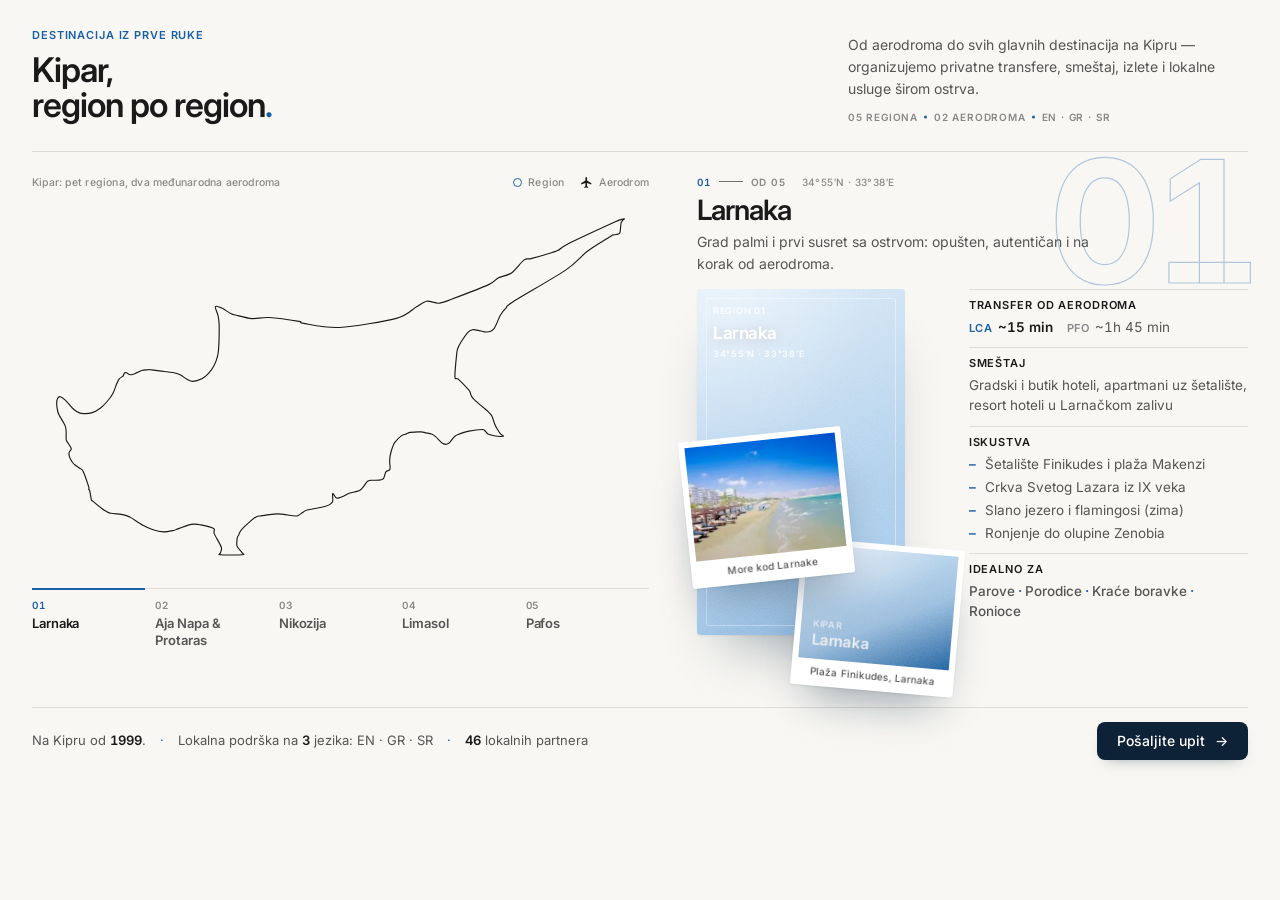
<file: index.html>
<!doctype html>
<html lang="sr-Latn">
<head>
  <meta charset="utf-8">
  <meta name="viewport" content="width=device-width, initial-scale=1">
  <title>Kipar koji poznajemo · WWE Travel CY</title>
  <meta name="description" content="Kipar, region po region: interaktivna karta regiona, aerodroma i transfera. WWE Travel CY, na Kipru od 1999.">
  <meta name="robots" content="noindex">
  <link rel="icon" href="assets/favicon.svg" type="image/svg+xml">
  <link rel="preconnect" href="https://fonts.googleapis.com">
  <link rel="preconnect" href="https://fonts.gstatic.com" crossorigin>
  <link href="https://fonts.googleapis.com/css2?family=Inter:wght@400;500;600;700&display=swap" rel="stylesheet">
  <link rel="stylesheet" href="css/section.css">
  <!-- Before first paint: mark JS + embed state so the entrance never flashes -->
  <script>
    (function (d) {
      var c = d.documentElement.classList;
      c.add('js');
      try { if (window.self !== window.top) c.add('is-embedded'); } catch (e) { c.add('is-embedded'); }
      if (window.matchMedia && matchMedia('(prefers-reduced-motion: reduce)').matches) c.add('reduced-motion');
    })(document);
  </script>
</head>
<body>
  <main class="wwe" id="wwe">
    <div class="wwe__inner">

      <!-- ============ Heading ============ -->
      <header class="head">
        <div class="head__title">
          <p class="eyebrow" data-reveal="fade" data-i18n="eyebrow">Destinacija iz prve ruke</p>
          <h2 class="title" id="wwe-title" aria-label="Kipar, region po region.">
            <span class="title__line"><span class="title__in">Kipar,</span></span>
            <span class="title__line"><span class="title__in">region po region.</span></span>
          </h2>
        </div>
        <div class="head__intro" data-reveal="fade">
          <p class="intro" data-i18n="intro">Od aerodroma do svih glavnih destinacija na Kipru — organizujemo privatne transfere, smeštaj, izlete i lokalne usluge širom ostrva.</p>
          <p class="head__meta" id="head-meta"><span>05 regiona</span><span>02 aerodroma</span><span>EN · GR · SR</span></p>
        </div>
      </header>

      <!-- ============ Map + feature panel ============ -->
      <div class="body">

        <figure class="map" id="map">
          <figcaption class="map__cap">
            <span class="cap-text" data-i18n="mapCaption">Kipar: pet regiona, dva međunarodna aerodroma</span>
            <span class="map__legend" aria-hidden="true">
              <span class="lg lg--region"><i></i><span data-i18n="legendRegion">Region</span></span>
              <span class="lg lg--airport"><svg viewBox="0 0 24 24"><path d="M21 15.5v-2l-8-5V3.5a1.5 1.5 0 0 0-3 0V8.5l-8 5v2l8-2.5V19l-2 1.5V22l3.5-1 3.5 1v-1.5L13 19v-6z"/></svg><span data-i18n="legendAirport">Aerodrom</span></span>
            </span>
          </figcaption>

          <div class="map__stage">
            <svg class="map__svg" id="map-svg" viewBox="0 0 1000 624" role="img" aria-labelledby="map-svg-title">
              <title id="map-svg-title" data-i18n="mapTitle">Karta Kipra sa pet regiona i aerodromima Larnaka i Pafos</title>
              <defs>
                <path id="isl" d="M940.8 46.6C953.7 40.7 951.5 42.1 954.4 41.1C957.3 40.1 959.5 39.9 960.0 40.0C960.5 40.1 958.3 41.1 957.8 41.6C957.3 42.1 956.8 42.9 956.5 43.4C956.2 43.9 955.8 44.7 955.5 45.2C955.2 45.7 954.9 44.3 954.6 46.6C954.3 48.9 953.6 57.8 953.2 60.3C952.8 62.8 952.8 62.9 952.2 63.5C951.6 64.1 951.1 64.1 949.3 64.6C947.5 65.0 941.8 66.0 940.1 66.5C938.4 67.0 944.1 64.2 938.1 68.1C932.1 72.0 911.1 84.3 900.1 92.5C889.1 100.7 882.9 110.8 864.8 123.0C846.7 135.2 794.2 164.9 779.7 174.1C765.2 183.3 771.4 180.9 768.3 184.2C765.2 187.5 761.4 192.0 759.0 196.1C756.6 200.2 753.7 208.3 752.1 211.6C750.5 214.9 749.9 216.6 748.5 218.2C747.1 219.8 744.8 221.8 742.5 222.5C740.2 223.2 735.9 223.3 733.0 223.0C730.1 222.7 726.0 221.1 723.1 220.6C720.2 220.1 716.4 219.0 713.8 219.6C711.2 220.2 708.9 221.2 706.0 224.3C703.1 227.4 697.2 236.6 694.8 240.3C692.4 244.1 691.3 246.7 690.3 249.3C689.3 251.9 689.1 250.7 688.4 257.6C687.7 264.5 685.0 289.3 685.4 295.6C685.8 301.9 687.7 296.6 690.9 299.6C694.1 302.6 703.8 312.7 706.7 315.9C709.6 319.1 709.2 319.1 710.0 320.7C710.8 322.3 711.0 325.0 712.0 326.8C713.0 328.6 714.0 330.3 716.7 332.9C719.4 335.5 727.4 342.2 730.0 344.4C732.6 346.6 732.4 346.5 733.8 347.7C735.2 348.9 737.6 350.7 739.3 352.4C741.0 354.1 743.7 356.3 745.3 359.3C746.9 362.3 748.5 369.2 749.8 372.5C751.1 375.8 752.7 378.5 754.2 381.0C755.7 383.5 758.1 387.2 759.6 388.9C761.1 390.6 764.5 391.6 764.4 392.2C764.3 392.8 761.3 392.7 758.9 392.6C756.5 392.5 751.7 392.0 748.7 391.4C745.7 390.8 740.9 389.8 738.8 388.6C736.7 387.4 735.8 384.8 734.4 383.7C733.0 382.6 733.6 381.3 729.7 381.3C725.8 381.3 714.2 382.7 708.2 384.0C702.2 385.3 692.9 388.5 689.5 389.7C686.1 390.9 686.5 391.3 685.4 392.2C684.3 393.1 683.2 394.3 682.2 395.5C681.2 396.7 680.0 398.7 679.0 399.9C678.0 401.1 676.7 402.9 675.4 403.7C674.1 404.5 672.1 405.5 670.5 405.4C668.9 405.3 667.1 405.1 664.6 403.2C662.1 401.2 656.2 394.6 653.6 392.4C651.0 390.2 649.8 389.3 647.5 388.5C645.2 387.7 640.0 387.1 638.6 386.8C637.2 386.5 639.6 387.0 638.3 386.7C637.0 386.4 633.9 385.2 630.1 385.1C626.3 385.0 616.5 385.5 613.0 386.0C609.5 386.5 609.0 387.6 606.8 388.4C604.6 389.2 601.2 389.5 598.4 391.6C595.6 393.7 590.0 399.6 588.0 402.1C586.0 404.6 585.9 406.1 585.0 408.2C584.1 410.3 583.0 413.6 582.3 416.1C581.6 418.6 580.7 422.3 580.3 424.9C579.9 427.5 579.6 430.8 579.6 433.5C579.6 436.2 580.4 440.7 580.4 442.7C580.4 444.7 580.2 445.8 579.5 446.7C578.8 447.6 576.6 447.9 575.7 448.4C574.8 448.9 574.1 448.6 573.3 450.2C572.5 451.8 571.2 457.2 570.5 458.9C569.8 460.6 570.0 460.9 568.8 461.6C567.6 462.3 565.5 463.1 562.6 463.4C559.7 463.7 552.2 463.4 549.5 463.6C546.8 463.8 545.7 464.2 544.4 464.9C543.1 465.6 542.1 467.1 541.0 468.5C539.9 469.9 538.2 472.5 536.9 474.1C535.6 475.7 533.6 478.1 532.1 479.2C530.6 480.3 529.4 480.7 526.7 481.5C524.0 482.3 517.7 483.3 514.1 484.6C510.5 485.9 505.7 489.0 502.6 490.2C499.5 491.4 495.6 493.1 493.3 492.3C491.0 491.5 488.3 484.1 487.3 485.1C486.3 486.1 488.6 495.6 486.9 498.7C485.2 501.8 481.8 503.7 475.7 505.7C469.6 507.7 451.6 510.5 446.3 511.8C441.0 513.1 441.7 513.8 440.3 514.6C438.9 515.4 438.0 516.2 436.7 517.1C435.4 518.0 433.4 519.7 431.8 520.4C430.2 521.1 431.2 521.8 426.1 521.5C421.0 521.2 406.1 518.1 397.5 518.1C388.9 518.1 374.3 520.8 369.1 521.5C363.9 522.2 364.8 522.3 363.0 523.1C361.2 523.9 360.9 523.8 357.3 527.0C353.7 530.2 342.4 540.4 339.0 544.2C335.6 548.0 335.9 550.5 334.9 552.4C333.9 554.3 333.0 554.3 332.6 557.0C332.2 559.7 331.1 566.7 332.3 570.3C333.5 573.9 339.4 579.2 340.7 581.3C342.0 583.4 346.0 583.8 340.7 584.3C335.4 584.8 310.6 584.8 305.3 584.3C300.0 583.8 305.1 583.1 305.3 581.3C305.5 579.5 308.3 576.8 306.8 572.1C305.3 567.4 297.2 554.6 295.3 550.0C293.4 545.4 297.9 543.8 294.4 541.6C290.9 539.4 276.9 536.6 272.2 535.6C267.5 534.6 265.7 534.7 263.0 534.7C260.3 534.7 258.9 534.5 254.5 535.8C250.1 537.1 237.6 541.9 233.8 543.3C230.0 544.7 232.5 544.3 229.3 544.9C226.1 545.5 217.7 547.3 212.7 547.1C207.7 546.9 201.0 545.3 196.2 543.8C191.4 542.3 185.9 539.9 180.5 536.9C175.1 533.9 164.3 526.5 160.2 524.1C156.1 521.7 155.2 521.7 152.9 520.9C150.6 520.1 148.5 519.5 144.7 518.9C140.9 518.3 131.4 517.8 127.8 517.1C124.2 516.4 122.9 515.3 120.9 514.2C118.9 513.1 117.6 512.5 114.2 510.0C110.8 507.5 101.1 499.7 98.4 497.4C95.7 495.1 96.8 497.2 96.1 494.7C95.4 492.2 94.2 483.1 93.6 480.7C93.0 478.3 92.3 479.5 92.0 478.5C91.7 477.5 93.2 478.4 91.8 473.9C90.4 469.4 84.7 452.8 82.6 448.4C80.5 444.0 80.0 446.0 78.1 444.6C76.2 443.2 71.5 440.3 69.7 438.9C67.9 437.5 67.1 436.5 66.1 435.2C65.1 433.9 63.7 431.9 62.9 430.3C62.1 428.7 60.9 426.3 60.5 424.5C60.1 422.7 59.7 420.1 60.2 418.2C60.7 416.3 64.2 414.8 63.6 412.0C63.0 409.2 57.2 402.1 56.0 399.4C54.8 396.7 55.4 396.7 55.3 394.3C55.2 391.9 55.6 386.7 55.3 383.7C55.0 380.7 55.1 378.2 53.5 374.6C51.9 371.0 46.7 363.0 44.9 359.6C43.1 356.2 42.4 355.0 41.7 352.1C41.0 349.2 40.0 343.1 40.0 340.0C40.0 336.9 40.5 333.0 41.4 331.2C42.3 329.4 44.0 327.8 45.9 328.2C47.8 328.6 50.9 331.0 53.9 333.8C56.9 336.6 62.9 344.1 65.7 346.8C68.5 349.5 70.3 350.8 72.4 352.1C74.5 353.4 76.3 354.9 79.9 355.2C83.5 355.5 91.7 355.7 96.3 354.4C100.9 353.1 106.8 349.7 110.7 346.8C114.6 343.9 119.3 338.8 122.4 335.1C125.5 331.4 129.1 326.6 131.3 322.4C133.5 318.2 135.7 310.8 137.2 307.3C138.7 303.8 139.8 301.1 141.4 299.2C143.0 297.3 146.6 295.6 147.7 294.6C148.8 293.6 148.2 293.0 148.5 292.3C148.8 291.6 149.1 290.5 149.6 290.0C150.1 289.5 151.3 289.1 151.9 289.0C152.5 288.9 153.1 289.2 153.8 289.6C154.5 290.0 156.2 291.2 156.8 291.6C157.4 292.0 157.0 291.9 157.5 292.0C158.0 292.1 159.1 292.6 160.1 292.6C161.1 292.6 162.5 292.3 164.1 291.7C165.7 291.1 168.8 289.6 170.9 288.7C173.0 287.8 175.5 286.3 177.8 285.7C180.1 285.1 184.5 284.8 186.3 284.6C188.1 284.4 189.0 284.2 190.1 284.2C191.2 284.2 191.4 284.3 193.8 284.6C196.2 284.9 203.3 285.9 206.4 286.3C209.5 286.7 211.1 286.9 214.3 287.3C217.5 287.7 223.9 288.2 227.8 289.0C231.7 289.8 236.7 291.0 240.0 292.5C243.3 294.0 246.9 297.5 250.0 299.1C253.1 300.7 256.9 303.3 260.7 303.3C264.5 303.3 271.5 301.1 275.3 299.2C279.1 297.3 283.2 293.7 286.1 290.5C289.0 287.3 292.7 282.2 294.9 278.0C297.1 273.8 299.5 267.5 300.7 262.4C301.9 257.3 302.4 251.7 302.8 244.2C303.2 236.7 303.4 219.2 303.3 212.2C303.2 205.2 302.7 202.3 301.8 197.8C300.9 193.3 296.4 184.6 297.1 182.5C297.8 180.4 302.7 182.4 306.6 184.1C310.5 185.8 319.2 192.0 322.9 193.8C326.6 195.6 326.1 194.9 331.1 196.1C336.1 197.3 348.4 200.9 356.4 201.5C364.4 202.1 372.8 199.1 384.2 199.8C395.6 200.5 424.3 204.6 432.7 206.0C441.1 207.4 430.1 207.8 439.9 209.3C449.7 210.8 475.6 217.1 498.2 215.9C520.8 214.7 571.8 206.2 590.5 201.2C609.2 196.2 615.9 186.7 623.2 182.5C630.5 178.3 633.8 174.3 639.3 173.4C644.8 172.5 653.4 177.1 659.6 176.6C665.8 176.1 668.8 174.4 680.7 169.9C692.6 165.4 728.0 152.0 739.2 146.9C750.4 141.8 749.7 138.7 755.4 135.8C761.1 132.9 770.8 131.8 777.1 127.5C783.4 123.1 792.4 110.3 797.1 106.8C801.8 103.3 803.4 105.7 808.5 104.4C813.6 103.1 824.8 100.0 831.3 98.0C837.8 96.0 846.2 93.9 851.8 91.3C857.4 88.7 855.0 87.2 868.4 80.5C881.8 73.8 927.9 52.5 940.8 46.6Z"/>
                <radialGradient id="seaGrad" cx="52%" cy="54%" r="58%">
                  <stop offset="0" stop-color="#E3EEF8" stop-opacity="0.95"/>
                  <stop offset="0.5" stop-color="#EEF4FA" stop-opacity="0.7"/>
                  <stop offset="1" stop-color="#F8F7F4" stop-opacity="0"/>
                </radialGradient>
                <linearGradient id="sweepGrad" x1="0" x2="1" y1="0" y2="0">
                  <stop offset="0" stop-color="#FFFFFF" stop-opacity="0"/>
                  <stop offset="0.5" stop-color="#F2F8FD" stop-opacity="0.9"/>
                  <stop offset="1" stop-color="#FFFFFF" stop-opacity="0"/>
                </linearGradient>
                <linearGradient id="shimmerGrad" x1="0" x2="1" y1="0" y2="0">
                  <stop offset="0" stop-color="#185FA5" stop-opacity="0"/>
                  <stop offset="0.5" stop-color="#185FA5" stop-opacity="0.55"/>
                  <stop offset="1" stop-color="#185FA5" stop-opacity="0"/>
                </linearGradient>
                <pattern id="dotGrid" width="11" height="11" patternUnits="userSpaceOnUse">
                  <circle cx="2" cy="2" r="1.05" fill="#D3E0EC"/>
                </pattern>
                <!-- Three thin "depth lines" offset around the coast -->
                <mask id="ringsMask" maskUnits="userSpaceOnUse" x="-200" y="-200" width="1400" height="1024">
                  <use href="#isl" fill="none" stroke="#fff" stroke-width="116"/>
                  <use href="#isl" fill="none" stroke="#000" stroke-width="113"/>
                  <use href="#isl" fill="none" stroke="#fff" stroke-width="70"/>
                  <use href="#isl" fill="none" stroke="#000" stroke-width="67.4"/>
                  <use href="#isl" fill="none" stroke="#fff" stroke-width="32"/>
                  <use href="#isl" fill="none" stroke="#000" stroke-width="29.8"/>
                </mask>
                <clipPath id="islClip"><use href="#isl"/></clipPath>
              </defs>

              <!-- sea -->
              <g class="sea"><ellipse cx="520" cy="330" rx="600" ry="390" fill="url(#seaGrad)"/></g>
              <g class="rings" mask="url(#ringsMask)">
                <rect class="rings__base" x="-200" y="-200" width="1400" height="1024"/>
                <rect class="rings__shimmer" x="-520" y="-200" width="420" height="1024" fill="url(#shimmerGrad)"/>
              </g>

              <!-- island -->
              <g class="island">
                <use href="#isl" class="island__fill"/>
                <use href="#isl" class="island__dots" fill="url(#dotGrid)"/>
                <g clip-path="url(#islClip)" class="island__sweepwrap">
                  <rect class="island__sweep" x="-360" y="-60" width="260" height="760" fill="url(#sweepGrad)"/>
                </g>
                <path class="island__line" id="island-line" d="M940.8 46.6C953.7 40.7 951.5 42.1 954.4 41.1C957.3 40.1 959.5 39.9 960.0 40.0C960.5 40.1 958.3 41.1 957.8 41.6C957.3 42.1 956.8 42.9 956.5 43.4C956.2 43.9 955.8 44.7 955.5 45.2C955.2 45.7 954.9 44.3 954.6 46.6C954.3 48.9 953.6 57.8 953.2 60.3C952.8 62.8 952.8 62.9 952.2 63.5C951.6 64.1 951.1 64.1 949.3 64.6C947.5 65.0 941.8 66.0 940.1 66.5C938.4 67.0 944.1 64.2 938.1 68.1C932.1 72.0 911.1 84.3 900.1 92.5C889.1 100.7 882.9 110.8 864.8 123.0C846.7 135.2 794.2 164.9 779.7 174.1C765.2 183.3 771.4 180.9 768.3 184.2C765.2 187.5 761.4 192.0 759.0 196.1C756.6 200.2 753.7 208.3 752.1 211.6C750.5 214.9 749.9 216.6 748.5 218.2C747.1 219.8 744.8 221.8 742.5 222.5C740.2 223.2 735.9 223.3 733.0 223.0C730.1 222.7 726.0 221.1 723.1 220.6C720.2 220.1 716.4 219.0 713.8 219.6C711.2 220.2 708.9 221.2 706.0 224.3C703.1 227.4 697.2 236.6 694.8 240.3C692.4 244.1 691.3 246.7 690.3 249.3C689.3 251.9 689.1 250.7 688.4 257.6C687.7 264.5 685.0 289.3 685.4 295.6C685.8 301.9 687.7 296.6 690.9 299.6C694.1 302.6 703.8 312.7 706.7 315.9C709.6 319.1 709.2 319.1 710.0 320.7C710.8 322.3 711.0 325.0 712.0 326.8C713.0 328.6 714.0 330.3 716.7 332.9C719.4 335.5 727.4 342.2 730.0 344.4C732.6 346.6 732.4 346.5 733.8 347.7C735.2 348.9 737.6 350.7 739.3 352.4C741.0 354.1 743.7 356.3 745.3 359.3C746.9 362.3 748.5 369.2 749.8 372.5C751.1 375.8 752.7 378.5 754.2 381.0C755.7 383.5 758.1 387.2 759.6 388.9C761.1 390.6 764.5 391.6 764.4 392.2C764.3 392.8 761.3 392.7 758.9 392.6C756.5 392.5 751.7 392.0 748.7 391.4C745.7 390.8 740.9 389.8 738.8 388.6C736.7 387.4 735.8 384.8 734.4 383.7C733.0 382.6 733.6 381.3 729.7 381.3C725.8 381.3 714.2 382.7 708.2 384.0C702.2 385.3 692.9 388.5 689.5 389.7C686.1 390.9 686.5 391.3 685.4 392.2C684.3 393.1 683.2 394.3 682.2 395.5C681.2 396.7 680.0 398.7 679.0 399.9C678.0 401.1 676.7 402.9 675.4 403.7C674.1 404.5 672.1 405.5 670.5 405.4C668.9 405.3 667.1 405.1 664.6 403.2C662.1 401.2 656.2 394.6 653.6 392.4C651.0 390.2 649.8 389.3 647.5 388.5C645.2 387.7 640.0 387.1 638.6 386.8C637.2 386.5 639.6 387.0 638.3 386.7C637.0 386.4 633.9 385.2 630.1 385.1C626.3 385.0 616.5 385.5 613.0 386.0C609.5 386.5 609.0 387.6 606.8 388.4C604.6 389.2 601.2 389.5 598.4 391.6C595.6 393.7 590.0 399.6 588.0 402.1C586.0 404.6 585.9 406.1 585.0 408.2C584.1 410.3 583.0 413.6 582.3 416.1C581.6 418.6 580.7 422.3 580.3 424.9C579.9 427.5 579.6 430.8 579.6 433.5C579.6 436.2 580.4 440.7 580.4 442.7C580.4 444.7 580.2 445.8 579.5 446.7C578.8 447.6 576.6 447.9 575.7 448.4C574.8 448.9 574.1 448.6 573.3 450.2C572.5 451.8 571.2 457.2 570.5 458.9C569.8 460.6 570.0 460.9 568.8 461.6C567.6 462.3 565.5 463.1 562.6 463.4C559.7 463.7 552.2 463.4 549.5 463.6C546.8 463.8 545.7 464.2 544.4 464.9C543.1 465.6 542.1 467.1 541.0 468.5C539.9 469.9 538.2 472.5 536.9 474.1C535.6 475.7 533.6 478.1 532.1 479.2C530.6 480.3 529.4 480.7 526.7 481.5C524.0 482.3 517.7 483.3 514.1 484.6C510.5 485.9 505.7 489.0 502.6 490.2C499.5 491.4 495.6 493.1 493.3 492.3C491.0 491.5 488.3 484.1 487.3 485.1C486.3 486.1 488.6 495.6 486.9 498.7C485.2 501.8 481.8 503.7 475.7 505.7C469.6 507.7 451.6 510.5 446.3 511.8C441.0 513.1 441.7 513.8 440.3 514.6C438.9 515.4 438.0 516.2 436.7 517.1C435.4 518.0 433.4 519.7 431.8 520.4C430.2 521.1 431.2 521.8 426.1 521.5C421.0 521.2 406.1 518.1 397.5 518.1C388.9 518.1 374.3 520.8 369.1 521.5C363.9 522.2 364.8 522.3 363.0 523.1C361.2 523.9 360.9 523.8 357.3 527.0C353.7 530.2 342.4 540.4 339.0 544.2C335.6 548.0 335.9 550.5 334.9 552.4C333.9 554.3 333.0 554.3 332.6 557.0C332.2 559.7 331.1 566.7 332.3 570.3C333.5 573.9 339.4 579.2 340.7 581.3C342.0 583.4 346.0 583.8 340.7 584.3C335.4 584.8 310.6 584.8 305.3 584.3C300.0 583.8 305.1 583.1 305.3 581.3C305.5 579.5 308.3 576.8 306.8 572.1C305.3 567.4 297.2 554.6 295.3 550.0C293.4 545.4 297.9 543.8 294.4 541.6C290.9 539.4 276.9 536.6 272.2 535.6C267.5 534.6 265.7 534.7 263.0 534.7C260.3 534.7 258.9 534.5 254.5 535.8C250.1 537.1 237.6 541.9 233.8 543.3C230.0 544.7 232.5 544.3 229.3 544.9C226.1 545.5 217.7 547.3 212.7 547.1C207.7 546.9 201.0 545.3 196.2 543.8C191.4 542.3 185.9 539.9 180.5 536.9C175.1 533.9 164.3 526.5 160.2 524.1C156.1 521.7 155.2 521.7 152.9 520.9C150.6 520.1 148.5 519.5 144.7 518.9C140.9 518.3 131.4 517.8 127.8 517.1C124.2 516.4 122.9 515.3 120.9 514.2C118.9 513.1 117.6 512.5 114.2 510.0C110.8 507.5 101.1 499.7 98.4 497.4C95.7 495.1 96.8 497.2 96.1 494.7C95.4 492.2 94.2 483.1 93.6 480.7C93.0 478.3 92.3 479.5 92.0 478.5C91.7 477.5 93.2 478.4 91.8 473.9C90.4 469.4 84.7 452.8 82.6 448.4C80.5 444.0 80.0 446.0 78.1 444.6C76.2 443.2 71.5 440.3 69.7 438.9C67.9 437.5 67.1 436.5 66.1 435.2C65.1 433.9 63.7 431.9 62.9 430.3C62.1 428.7 60.9 426.3 60.5 424.5C60.1 422.7 59.7 420.1 60.2 418.2C60.7 416.3 64.2 414.8 63.6 412.0C63.0 409.2 57.2 402.1 56.0 399.4C54.8 396.7 55.4 396.7 55.3 394.3C55.2 391.9 55.6 386.7 55.3 383.7C55.0 380.7 55.1 378.2 53.5 374.6C51.9 371.0 46.7 363.0 44.9 359.6C43.1 356.2 42.4 355.0 41.7 352.1C41.0 349.2 40.0 343.1 40.0 340.0C40.0 336.9 40.5 333.0 41.4 331.2C42.3 329.4 44.0 327.8 45.9 328.2C47.8 328.6 50.9 331.0 53.9 333.8C56.9 336.6 62.9 344.1 65.7 346.8C68.5 349.5 70.3 350.8 72.4 352.1C74.5 353.4 76.3 354.9 79.9 355.2C83.5 355.5 91.7 355.7 96.3 354.4C100.9 353.1 106.8 349.7 110.7 346.8C114.6 343.9 119.3 338.8 122.4 335.1C125.5 331.4 129.1 326.6 131.3 322.4C133.5 318.2 135.7 310.8 137.2 307.3C138.7 303.8 139.8 301.1 141.4 299.2C143.0 297.3 146.6 295.6 147.7 294.6C148.8 293.6 148.2 293.0 148.5 292.3C148.8 291.6 149.1 290.5 149.6 290.0C150.1 289.5 151.3 289.1 151.9 289.0C152.5 288.9 153.1 289.2 153.8 289.6C154.5 290.0 156.2 291.2 156.8 291.6C157.4 292.0 157.0 291.9 157.5 292.0C158.0 292.1 159.1 292.6 160.1 292.6C161.1 292.6 162.5 292.3 164.1 291.7C165.7 291.1 168.8 289.6 170.9 288.7C173.0 287.8 175.5 286.3 177.8 285.7C180.1 285.1 184.5 284.8 186.3 284.6C188.1 284.4 189.0 284.2 190.1 284.2C191.2 284.2 191.4 284.3 193.8 284.6C196.2 284.9 203.3 285.9 206.4 286.3C209.5 286.7 211.1 286.9 214.3 287.3C217.5 287.7 223.9 288.2 227.8 289.0C231.7 289.8 236.7 291.0 240.0 292.5C243.3 294.0 246.9 297.5 250.0 299.1C253.1 300.7 256.9 303.3 260.7 303.3C264.5 303.3 271.5 301.1 275.3 299.2C279.1 297.3 283.2 293.7 286.1 290.5C289.0 287.3 292.7 282.2 294.9 278.0C297.1 273.8 299.5 267.5 300.7 262.4C301.9 257.3 302.4 251.7 302.8 244.2C303.2 236.7 303.4 219.2 303.3 212.2C303.2 205.2 302.7 202.3 301.8 197.8C300.9 193.3 296.4 184.6 297.1 182.5C297.8 180.4 302.7 182.4 306.6 184.1C310.5 185.8 319.2 192.0 322.9 193.8C326.6 195.6 326.1 194.9 331.1 196.1C336.1 197.3 348.4 200.9 356.4 201.5C364.4 202.1 372.8 199.1 384.2 199.8C395.6 200.5 424.3 204.6 432.7 206.0C441.1 207.4 430.1 207.8 439.9 209.3C449.7 210.8 475.6 217.1 498.2 215.9C520.8 214.7 571.8 206.2 590.5 201.2C609.2 196.2 615.9 186.7 623.2 182.5C630.5 178.3 633.8 174.3 639.3 173.4C644.8 172.5 653.4 177.1 659.6 176.6C665.8 176.1 668.8 174.4 680.7 169.9C692.6 165.4 728.0 152.0 739.2 146.9C750.4 141.8 749.7 138.7 755.4 135.8C761.1 132.9 770.8 131.8 777.1 127.5C783.4 123.1 792.4 110.3 797.1 106.8C801.8 103.3 803.4 105.7 808.5 104.4C813.6 103.1 824.8 100.0 831.3 98.0C837.8 96.0 846.2 93.9 851.8 91.3C857.4 88.7 855.0 87.2 868.4 80.5C881.8 73.8 927.9 52.5 940.8 46.6Z" pathLength="1"/>
              </g>

              <!-- north arrow + scale bar -->
              <g class="mapmeta" aria-hidden="true">
                <g class="north" transform="translate(52 58)">
                  <path d="M0 -26 L7 0 L0 -5 L-7 0 Z"/>
                  <text y="22" text-anchor="middle" data-i18n="north">S</text>
                </g>
                <g class="scalebar" transform="translate(84 66)">
                  <path d="M0 0 H109 M0 -5 V5 M54.5 -3 V3 M109 -5 V5"/>
                  <text x="0" y="-12">0</text>
                  <text x="109" y="-12" text-anchor="middle">25 km</text>
                </g>
              </g>

              <!-- flight route -->
              <g class="route" aria-hidden="true">
                <path class="route__dots" id="route-dots" d=""/>
                <path class="route__trail" id="route-trail" d=""/>
              </g>

              <g class="airports" id="airports"></g>
              <g class="markers" id="markers"></g>

              <g class="route__label" id="route-label" aria-hidden="true">
                <g class="route__label-scale">
                  <rect rx="11" ry="11" height="22"/>
                  <text y="15" x="10"><tspan class="rl-code">LCA</tspan><tspan class="rl-arrow" dx="5">→</tspan><tspan class="rl-time" dx="5">0 min</tspan></text>
                </g>
              </g>

              <g class="plane" id="plane" aria-hidden="true">
                <g class="plane__scale">
                  <path d="M11 0 L3.5 -1.6 L-2.5 -9 L-5.2 -9 L-1.8 -1.8 L-7.4 -1.3 L-9.6 -4 L-11.4 -4 L-10.2 0 L-11.4 4 L-9.6 4 L-7.4 1.3 L-1.8 1.8 L-5.2 9 L-2.5 9 L3.5 1.6 Z"/>
                </g>
              </g>
            </svg>
          </div>

          <!-- region selector (list on desktop, pills on mobile) -->
          <div class="regions" id="regions" role="tablist" aria-label="Regioni Kipra" data-i18n-aria="regionsLabel"></div>
          <p class="hint" id="hint">
            <span class="hint__icon" aria-hidden="true">
              <i class="hint__ring"></i>
              <svg viewBox="0 0 24 24"><path d="M9 11.24V7.5C9 6.12 10.12 5 11.5 5S14 6.12 14 7.5v3.74c1.21-.81 2-2.18 2-3.74C16 5.01 13.99 3 11.5 3S7 5.01 7 7.5c0 1.56.79 2.93 2 3.74zm9.84 4.63-4.54-2.26c-.17-.07-.35-.11-.54-.11H13v-6c0-.83-.67-1.5-1.5-1.5S10 6.67 10 7.5v10.74l-3.43-.72c-.08-.01-.15-.03-.24-.03-.31 0-.59.13-.79.33l-.79.8 4.94 4.94c.27.27.65.44 1.06.44h6.79c.75 0 1.33-.55 1.44-1.28l.75-5.27c.01-.07.02-.14.02-.2 0-.62-.38-1.16-.91-1.38z"/></svg>
            </span>
            <span class="hint__text" id="hint-text" data-i18n="hint">Kliknite na region koji vas zanima, ili pratite obilazak ostrva</span>
          </p>
        </figure>

        <article class="panel" id="panel" aria-live="polite">
          <div class="panel__bignum" aria-hidden="true"><span class="bignum" id="bignum">01</span></div>

          <div class="panel__head">
            <p class="panel__kicker swap">
              <span class="panel__idx" id="p-idx">01</span>
              <span class="panel__rule" aria-hidden="true"></span>
              <span class="panel__of"><span data-i18n="of">od</span> 05</span>
              <span class="panel__coords" id="p-coords"></span>
            </p>
            <h3 class="panel__name swap" id="p-name">Larnaka</h3>
            <p class="panel__line swap" id="p-line"></p>
          </div>

          <div class="panel__grid">
            <div class="stack" id="stack">
              <div class="cover" id="cover" aria-hidden="true"></div>
              <figure class="postcard postcard--a" id="pc-a"></figure>
              <figure class="postcard postcard--b" id="pc-b"></figure>
            </div>

            <dl class="facts">
              <div class="fact swap">
                <dt data-i18n="labels.transfer">Transfer od aerodroma</dt>
                <dd class="fact__transfer" id="p-transfer"></dd>
              </div>
              <div class="fact swap">
                <dt data-i18n="labels.stay">Smeštaj</dt>
                <dd id="p-stay"></dd>
              </div>
              <div class="fact swap">
                <dt data-i18n="labels.experiences">Iskustva</dt>
                <dd><ul class="fact__list" id="p-exp"></ul></dd>
              </div>
              <div class="fact swap">
                <dt data-i18n="labels.idealFor">Idealno za</dt>
                <dd class="fact__ideal" id="p-ideal"></dd>
              </div>
            </dl>
          </div>
        </article>
      </div>

      <!-- ============ Trust line + CTA ============ -->
      <footer class="foot" id="foot">
        <p class="trust" id="trust" data-reveal="fade">
          <span class="trust__item">Na Kipru od <b class="count" data-to="1999" data-from="1975">1999</b>.</span>
          <span class="trust__sep" aria-hidden="true">·</span>
          <span class="trust__item">Lokalna podrška na <b class="count" data-to="3" data-from="0">3</b> jezika: EN · GR · SR</span>
          <span class="trust__sep" aria-hidden="true">·</span>
          <span class="trust__item"><b class="count" data-to="50" data-from="0" data-suffix="+">50+</b> lokalnih partnera</span>
        </p>
        <a class="btn" id="cta" href="https://www.wwe-cy.com/tailored-program-package-request" target="_top" data-reveal="fade">
          <span data-i18n="cta">Pošaljite upit</span><span class="btn__arrow" aria-hidden="true">→</span>
        </a>
      </footer>

    </div>
  </main>

  <script src="js/data.js"></script>
  <script src="js/i18n.js"></script>
  <script src="js/motion.js"></script>
  <script src="js/section.js"></script>
</body>
</html>
</file>
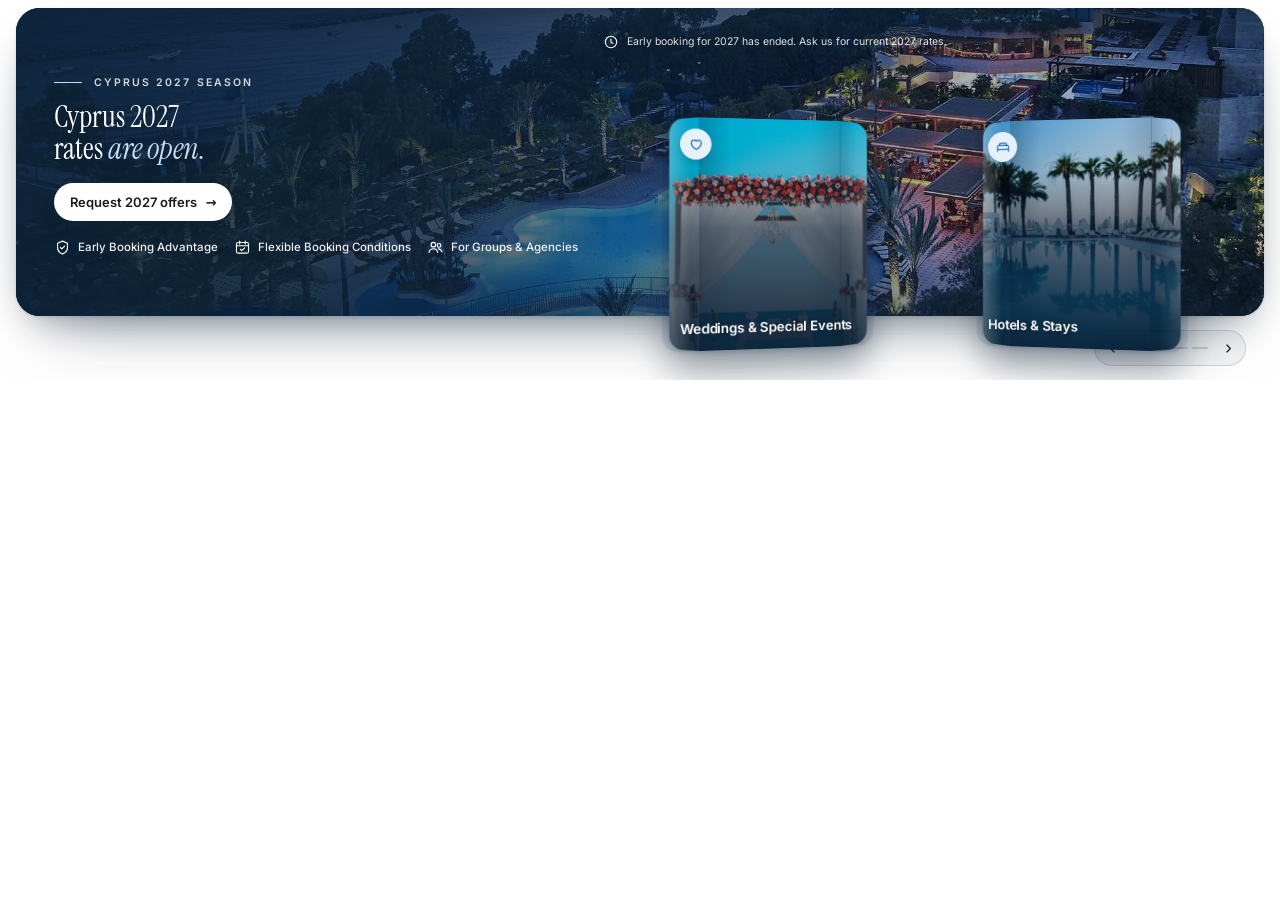
<file: early-booking/index.html>
<!doctype html>
<html lang="en">
<head>
  <meta charset="utf-8">
  <meta name="viewport" content="width=device-width, initial-scale=1">
  <meta name="color-scheme" content="light">
  <title>Early booking 2027 · WWE Travel CY</title>
  <meta name="description" content="WWE Travel CY early booking for Cyprus 2027: up to 20% off hotels and stays, 10% off tours and experiences, group programmes, weddings and special events.">
  <meta name="robots" content="noindex">
  <link rel="icon" href="../assets/favicon.svg" type="image/svg+xml">
  <link rel="preload" href="assets/fonts/instrument-serif-latin-400-normal.woff2" as="font" type="font/woff2" crossorigin>
  <link rel="preload" href="assets/fonts/inter-latin-400-normal.woff2" as="font" type="font/woff2" crossorigin>
  <link rel="stylesheet" href="css/early-booking.css">
  <!-- before first paint: embed state, reduced motion, optional edge colours and side padding (?top=ffffff&bottom=f8f7f4&pad=24) -->
  <script>
    (function (d) {
      var c = d.documentElement.classList, s = d.documentElement.style;
      c.add('js');
      try { if (window.self !== window.top) c.add('is-embedded'); } catch (e) { c.add('is-embedded'); }
      if (window.matchMedia && matchMedia('(prefers-reduced-motion: reduce)').matches) c.add('reduced-motion');
      var q = new URLSearchParams(location.search);
      ['top', 'bottom'].forEach(function (k) {
        var v = q.get(k);
        if (v && /^[0-9a-f]{6}$/i.test(v)) s.setProperty('--edge-' + k, '#' + v);
      });
      var p = q.get('pad');
      if (p && /^\d{1,3}$/.test(p)) s.setProperty('--pad-x', p + 'px');
    })(document);
  </script>
</head>
<body>
  <section class="eb" id="eb" aria-labelledby="eb-title" aria-roledescription="carousel">

    <!-- backgrounds: the base photo, and each offer's photo, which fades in while its card is open -->
    <div class="eb__bg" aria-hidden="true">
      <img class="eb__photo is-on" data-bg="base" src="assets/photos/background.webp" alt="">
      <img class="eb__photo" data-bg="0" src="assets/photos/hotels.webp" alt="">
      <img class="eb__photo" data-bg="1" src="assets/photos/tours.webp" alt="">
      <img class="eb__photo" data-bg="2" src="assets/photos/groups.webp" alt="">
      <img class="eb__photo" data-bg="3" src="assets/photos/weddings.webp" alt="">
    </div>

    <div class="eb__inner">

      <!-- left: the promotion -->
      <div class="eb__left">
        <p class="eb__eyebrow reveal" style="--d:0"><span class="eb__rule"></span><span class="eb__eyebrow-text">Early booking · Cyprus 2027</span></p>
        <h2 class="eb__title reveal" style="--d:1" id="eb-title">
          <span>Cyprus 2027</span>
          <span>rates <em>are open.</em></span>
        </h2>
        <a class="eb__cta reveal" style="--d:2" href="https://www.wwe-cy.com/tailored-program-package-request" target="_top"><span>Request 2027 offers</span><span class="eb__cta-arrow" aria-hidden="true">→</span></a>
        <ul class="eb__usp reveal" style="--d:3">
          <li>
            <svg viewBox="0 0 24 24" aria-hidden="true"><path d="M12 3 5 6v5.5c0 4.2 2.9 8 7 9.5 4.1-1.5 7-5.3 7-9.5V6l-7-3Z"/><path d="m9 12 2 2 4-4"/></svg>
            <span>Early Booking Advantage</span>
          </li>
          <li>
            <svg viewBox="0 0 24 24" aria-hidden="true"><rect x="3.5" y="5" width="17" height="15" rx="2.5"/><path d="M3.5 9.5h17M8 3v4M16 3v4M9 14.5l2 2 4-4"/></svg>
            <span>Flexible Booking Conditions</span>
          </li>
          <li>
            <svg viewBox="0 0 24 24" aria-hidden="true"><circle cx="9" cy="8" r="3.2"/><path d="M3 19c.6-3.3 3-5.2 6-5.2s5.4 1.9 6 5.2"/><circle cx="17" cy="9" r="2.6"/><path d="M16.2 13.9c2.4.1 4.2 1.7 4.8 4.4"/></svg>
            <span>For Groups &amp; Agencies</span>
          </li>
        </ul>
        <p class="eb__note reveal" style="--d:4">Discounts on request for new 2027 bookings confirmed by the deadline. Conditions apply.</p>
      </div>

      <!-- right: countdown and the offer carousel -->
      <div class="eb__right">
        <div class="eb__time reveal" style="--d:1">
          <div class="cd" id="cd" role="timer" aria-live="off">
            <div class="cd__seg"><span class="cd__num" data-unit="days">00</span><span class="cd__lab">Days</span></div>
            <div class="cd__seg"><span class="cd__num" data-unit="hours">00</span><span class="cd__lab">Hours</span></div>
            <div class="cd__seg"><span class="cd__num" data-unit="minutes">00</span><span class="cd__lab">Min</span></div>
            <div class="cd__seg"><span class="cd__num" data-unit="seconds">00</span><span class="cd__lab">Sec</span></div>
          </div>
          <p class="eb__deadline">
            <svg viewBox="0 0 24 24" aria-hidden="true"><circle cx="12" cy="12" r="8.5"/><path d="M12 7.5V12l3 2"/></svg>
            <span class="eb__deadline-open">Early booking rates available until 30&nbsp;November&nbsp;2026, 23:59 (Cyprus time).</span>
            <span class="eb__deadline-ended">Early booking for 2027 has ended. Ask us for current 2027 rates.</span>
          </p>
        </div>

        <div class="eb__stage reveal" style="--d:2" id="stage">
          <div class="orbit" id="orbit">

            <article class="oc" data-k="0" role="group" aria-roledescription="slide" aria-label="1 of 4: Hotels and stays" data-img="assets/photos/hotels.webp" style="--fx:.5">
              <div class="oc__shape" aria-hidden="true"><i class="oc__slice oc__slice--l"></i><i class="oc__slice oc__slice--c"></i><i class="oc__slice oc__slice--r"></i></div>
              <div class="oc__face">
                <span class="oc__icon" aria-hidden="true"><svg viewBox="0 0 24 24"><path d="M3 18.5V11a2 2 0 0 1 2-2h14a2 2 0 0 1 2 2v7.5M3 15h18M6.5 9V6.8A1.8 1.8 0 0 1 8.3 5h7.4a1.8 1.8 0 0 1 1.8 1.8V9"/></svg></span>
                <div class="oc__info">
                  <p class="oc__deal"><small>Up to</small> <b>20%</b> <span>off</span></p>
                  <h3 class="oc__title">Hotels &amp; Stays</h3>
                  <div class="oc__more"><div>
                    <p class="oc__text">Resorts and hand-picked hotels across Cyprus.</p>
                    <a class="oc__btn" href="https://www.wwe-cy.com/cyprus-hotels" target="_top">Explore Hotels <span aria-hidden="true">→</span></a>
                    <a class="oc__link" href="https://www.wwe-cy.com/tailored-program-package-request" target="_top">Request 2027 Offer <span aria-hidden="true">→</span></a>
                  </div></div>
                </div>
              </div>
            </article>

            <article class="oc" data-k="1" role="group" aria-roledescription="slide" aria-label="2 of 4: Tours and experiences" data-img="assets/photos/tours.webp" style="--fx:.58">
              <div class="oc__shape" aria-hidden="true"><i class="oc__slice oc__slice--l"></i><i class="oc__slice oc__slice--c"></i><i class="oc__slice oc__slice--r"></i></div>
              <div class="oc__face">
                <span class="oc__icon" aria-hidden="true"><svg viewBox="0 0 24 24"><circle cx="12" cy="12" r="8.5"/><path d="m15.5 8.5-2.2 4.8-4.8 2.2 2.2-4.8 4.8-2.2Z"/></svg></span>
                <div class="oc__info">
                  <p class="oc__deal"><b>10%</b> <span>off</span></p>
                  <h3 class="oc__title">Tours &amp; Experiences</h3>
                  <div class="oc__more"><div>
                    <p class="oc__text">Guided tours, boat trips and unique local experiences.</p>
                    <a class="oc__btn" href="https://www.wwe-cy.com/tours-excursions" target="_top">Explore Tours <span aria-hidden="true">→</span></a>
                    <a class="oc__link" href="https://www.wwe-cy.com/tailored-program-package-request" target="_top">Request 2027 Offer <span aria-hidden="true">→</span></a>
                  </div></div>
                </div>
              </div>
            </article>

            <article class="oc" data-k="2" role="group" aria-roledescription="slide" aria-label="3 of 4: Group programmes" data-img="assets/photos/groups.webp" style="--fx:.42">
              <div class="oc__shape" aria-hidden="true"><i class="oc__slice oc__slice--l"></i><i class="oc__slice oc__slice--c"></i><i class="oc__slice oc__slice--r"></i></div>
              <div class="oc__face">
                <span class="oc__icon" aria-hidden="true"><svg viewBox="0 0 24 24"><circle cx="9" cy="8" r="3.2"/><path d="M3 19c.6-3.3 3-5.2 6-5.2s5.4 1.9 6 5.2"/><circle cx="17" cy="9" r="2.6"/><path d="M16.2 13.9c2.4.1 4.2 1.7 4.8 4.4"/></svg></span>
                <div class="oc__info">
                  <p class="oc__deal"><b>10%</b> <span>off</span></p>
                  <h3 class="oc__title">Group Programmes</h3>
                  <div class="oc__more"><div>
                    <p class="oc__text">Tailor-made programmes for groups, agencies and organisations.</p>
                    <a class="oc__btn" href="https://www.wwe-cy.com/tours-excursions" target="_top">Explore Programmes <span aria-hidden="true">→</span></a>
                    <a class="oc__link" href="https://www.wwe-cy.com/tailored-program-package-request" target="_top">Request 2027 Offer <span aria-hidden="true">→</span></a>
                  </div></div>
                </div>
              </div>
            </article>

            <article class="oc" data-k="3" role="group" aria-roledescription="slide" aria-label="4 of 4: Weddings and special events" data-img="assets/photos/weddings.webp" style="--fx:.5">
              <div class="oc__shape" aria-hidden="true"><i class="oc__slice oc__slice--l"></i><i class="oc__slice oc__slice--c"></i><i class="oc__slice oc__slice--r"></i></div>
              <div class="oc__face">
                <span class="oc__icon" aria-hidden="true"><svg viewBox="0 0 24 24"><path d="M12 19.5s-7.5-4.4-7.5-10A4.2 4.2 0 0 1 12 6.8a4.2 4.2 0 0 1 7.5 2.7c0 5.6-7.5 10-7.5 10Z"/></svg></span>
                <div class="oc__info">
                  <p class="oc__deal"><b>10%</b> <span>off</span></p>
                  <h3 class="oc__title">Weddings &amp; Special Events</h3>
                  <div class="oc__more"><div>
                    <p class="oc__text">Unforgettable celebrations in a Mediterranean setting.</p>
                    <a class="oc__btn" href="https://www.wwe-cy.com/tailored-program-package-request" target="_top">Request 2027 Offer <span aria-hidden="true">→</span></a>
                  </div></div>
                </div>
              </div>
            </article>

          </div>

          <!-- navigation: previous, one progress segment per offer, next -->
          <div class="eb__nav">
            <button class="eb__arrow" type="button" id="prev" aria-label="Previous offer"><svg viewBox="0 0 24 24" aria-hidden="true"><path d="M14.5 6.5 9 12l5.5 5.5"/></svg></button>
            <div class="eb__bars" id="bars" aria-hidden="true"><i><b></b></i><i><b></b></i><i><b></b></i><i><b></b></i></div>
            <button class="eb__arrow" type="button" id="next" aria-label="Next offer"><svg viewBox="0 0 24 24" aria-hidden="true"><path d="M9.5 6.5 15 12l-5.5 5.5"/></svg></button>
          </div>
        </div>
      </div>
    </div>
  </section>

  <script src="js/early-booking.js"></script>
</body>
</html>
</file>
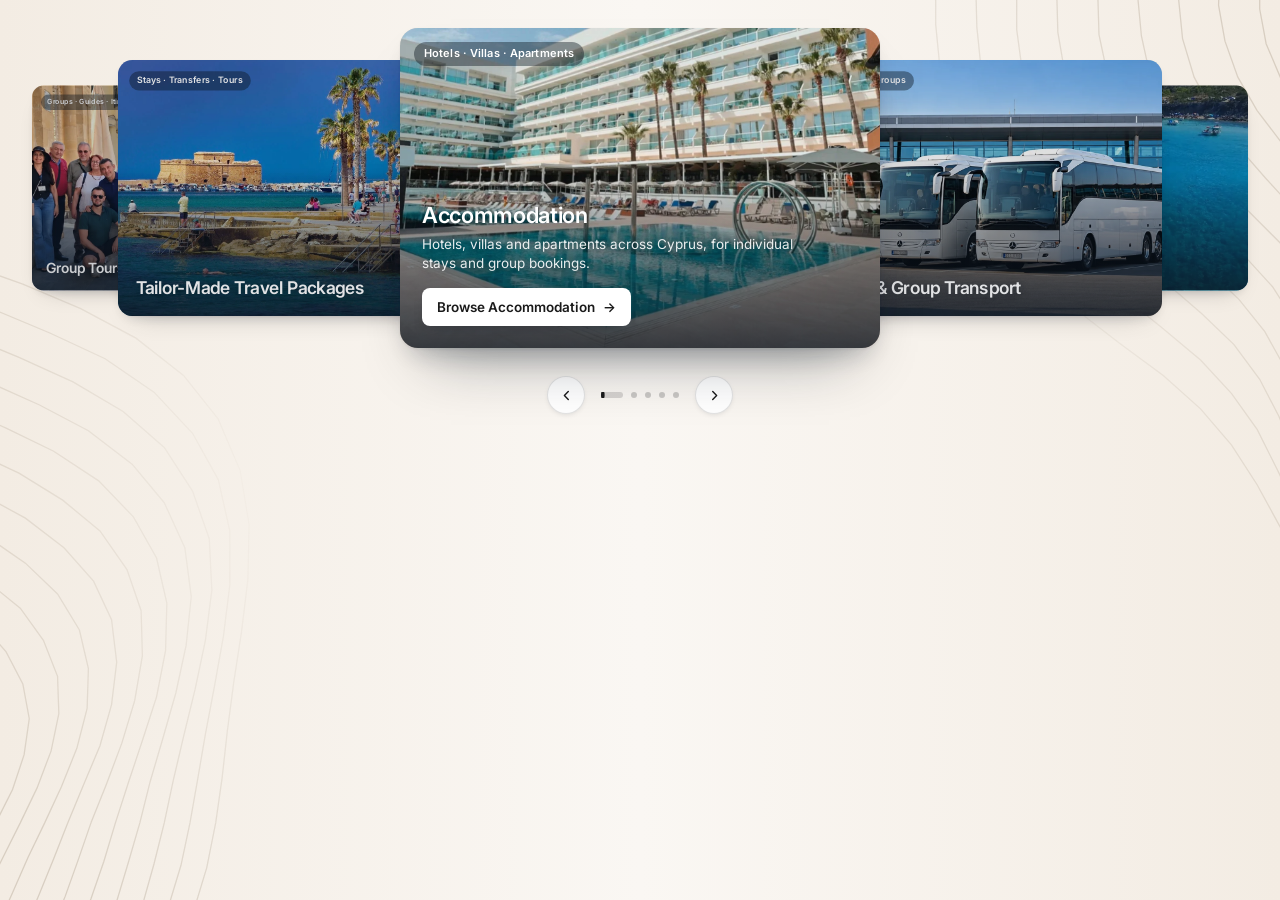
<file: services-slider/index.html>
<!doctype html>
<html lang="en">
<head>
  <meta charset="utf-8">
  <meta name="viewport" content="width=device-width, initial-scale=1">
  <meta name="color-scheme" content="light">
  <title>Our services · WWE Travel CY</title>
  <meta name="description" content="WWE Travel CY services in Cyprus: accommodation, transfers and group transport, tours and experiences, group tours and programmes, tailor-made travel packages.">
  <meta name="robots" content="noindex">
  <link rel="icon" href="../assets/favicon.svg" type="image/svg+xml">
  <link rel="preconnect" href="https://fonts.googleapis.com">
  <link rel="preconnect" href="https://fonts.gstatic.com" crossorigin>
  <link href="https://fonts.googleapis.com/css2?family=Inter:wght@400;500;600;700&display=swap" rel="stylesheet">
  <link rel="stylesheet" href="css/slider.css">
  <!-- before first paint: embed state, reduced motion -->
  <script>
    (function (d) {
      var c = d.documentElement.classList;
      c.add('js');
      try { if (window.self !== window.top) c.add('is-embedded'); } catch (e) { c.add('is-embedded'); }
      if (window.matchMedia && matchMedia('(prefers-reduced-motion: reduce)').matches) c.add('reduced-motion');
    })(document);
  </script>
</head>
<body>
  <!-- The section heading is set in Wix, above this embed. -->
  <section class="ss" id="ss" aria-roledescription="carousel" aria-label="Our services in Cyprus">

    <!--
      One <article class="card"> per service, in this order.
      --focus: which part of the photo stays in view when the card crops it (horizontal vertical).
    -->
    <div class="ss__stage" id="stage">

      <article class="card" role="group" aria-roledescription="slide" aria-label="1 of 5: Accommodation">
        <img class="card__photo" src="assets/photos/accommodation.webp" alt="" style="--focus:50% 60%">
        <div class="card__body">
          <p class="card__tag">Hotels · Villas · Apartments</p>
          <h3 class="card__title">Accommodation</h3>
          <p class="card__line">Hotels, villas and apartments across Cyprus, for individual stays and group bookings.</p>
          <a class="card__btn" href="https://www.wwe-cy.com/cyprus-hotels" target="_top"><span>Browse Accommodation</span><span aria-hidden="true">→</span></a>
        </div>
      </article>

      <article class="card" role="group" aria-roledescription="slide" aria-label="2 of 5: Transfers and group transport">
        <img class="card__photo" src="assets/photos/transfers.webp" alt="" style="--focus:50% 60%">
        <div class="card__body">
          <p class="card__tag">Airport · Private · Groups</p>
          <h3 class="card__title">Transfers &amp; Group Transport</h3>
          <p class="card__line">Airport transfers and organised transport across Cyprus, for individuals and groups.</p>
          <a class="card__btn" href="https://www.wwe-cy.com/transfers" target="_top"><span>Explore Transfers</span><span aria-hidden="true">→</span></a>
        </div>
      </article>

      <article class="card" role="group" aria-roledescription="slide" aria-label="3 of 5: Tours and experiences">
        <img class="card__photo" src="assets/photos/tours.webp" alt="" style="--focus:45% 50%">
        <div class="card__body">
          <p class="card__tag">Excursions · Boat Trips · Activities</p>
          <h3 class="card__title">Tours &amp; Experiences</h3>
          <p class="card__line">Discover Cyprus through guided excursions, boat trips, attractions and local experiences.</p>
          <a class="card__btn" href="https://www.wwe-cy.com/tours-excursions" target="_top"><span>Explore Tours<span class="card__btn-more"> &amp; Experiences</span></span><span aria-hidden="true">→</span></a>
        </div>
      </article>

      <article class="card" role="group" aria-roledescription="slide" aria-label="4 of 5: Group tours and programmes">
        <img class="card__photo" src="assets/photos/group-tours.webp" alt="" style="--focus:50% 62%">
        <div class="card__body">
          <p class="card__tag">Groups · Guides · Itineraries</p>
          <h3 class="card__title">Group Tours &amp; Programmes</h3>
          <p class="card__line">Organised group tours and cultural, historical or religious programmes with local guides and transport.</p>
          <a class="card__btn" href="https://www.wwe-cy.com/tailored-program-package-request" target="_top"><span>Plan a Group Tour</span><span aria-hidden="true">→</span></a>
        </div>
      </article>

      <article class="card" role="group" aria-roledescription="slide" aria-label="5 of 5: Tailor-made travel packages">
        <img class="card__photo" src="assets/photos/tailor-made.webp" alt="" style="--focus:40% 50%">
        <div class="card__body">
          <p class="card__tag">Stays · Transfers · Tours</p>
          <h3 class="card__title">Tailor-Made Travel Packages</h3>
          <p class="card__line">Accommodation, transfers and tours combined into a complete Cyprus programme tailored to your needs.</p>
          <a class="card__btn" href="https://www.wwe-cy.com/tailored-program-package-request" target="_top"><span>Plan Your Trip</span><span aria-hidden="true">→</span></a>
        </div>
      </article>

    </div>

    <!-- controls -->
    <div class="ss__ctrl">
      <button class="arrow arrow--prev" type="button" aria-label="Previous service"><svg viewBox="0 0 24 24" aria-hidden="true"><path d="M14.5 6.5 9 12l5.5 5.5"/></svg></button>
      <div class="dots" id="dots" role="tablist" aria-label="Choose a service"></div>
      <button class="arrow arrow--next" type="button" aria-label="Next service"><svg viewBox="0 0 24 24" aria-hidden="true"><path d="M9.5 6.5 15 12l-5.5 5.5"/></svg></button>
    </div>
  </section>

  <script src="js/slider.js"></script>
</body>
</html>
</file>
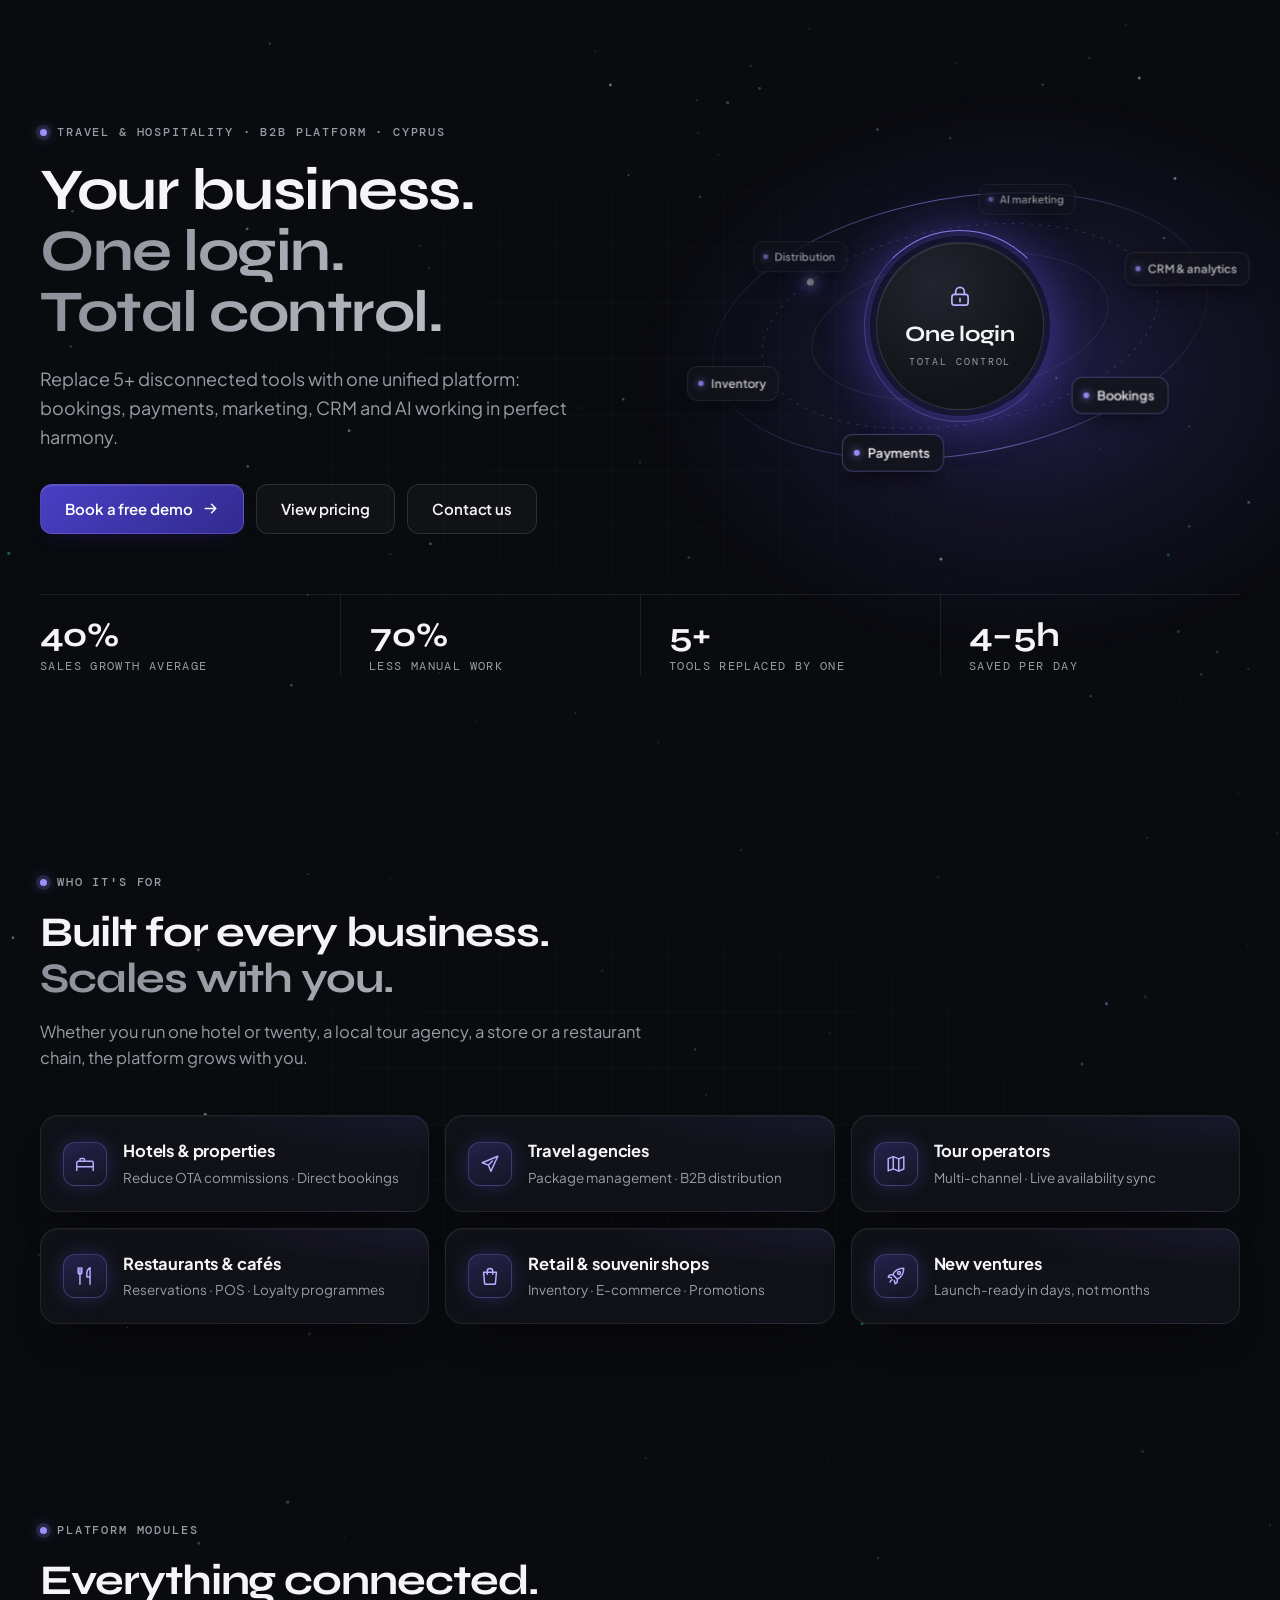
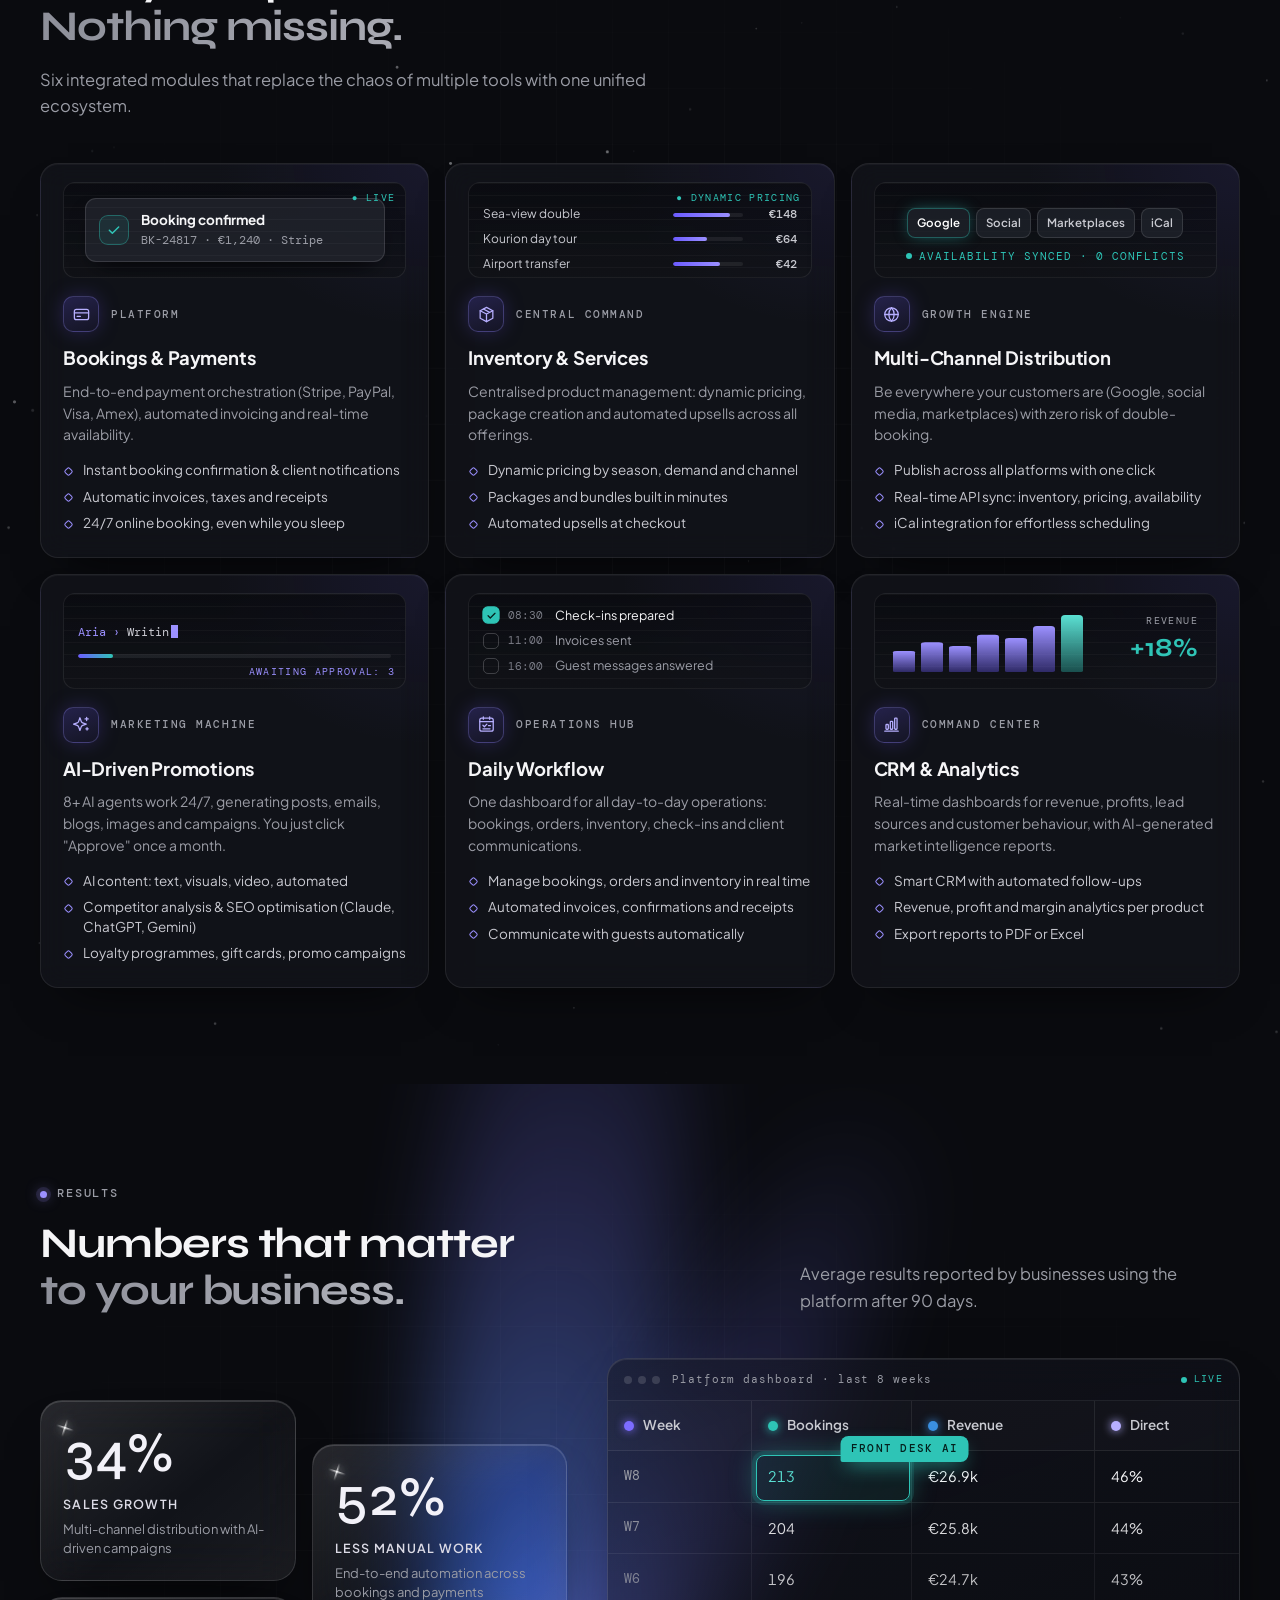
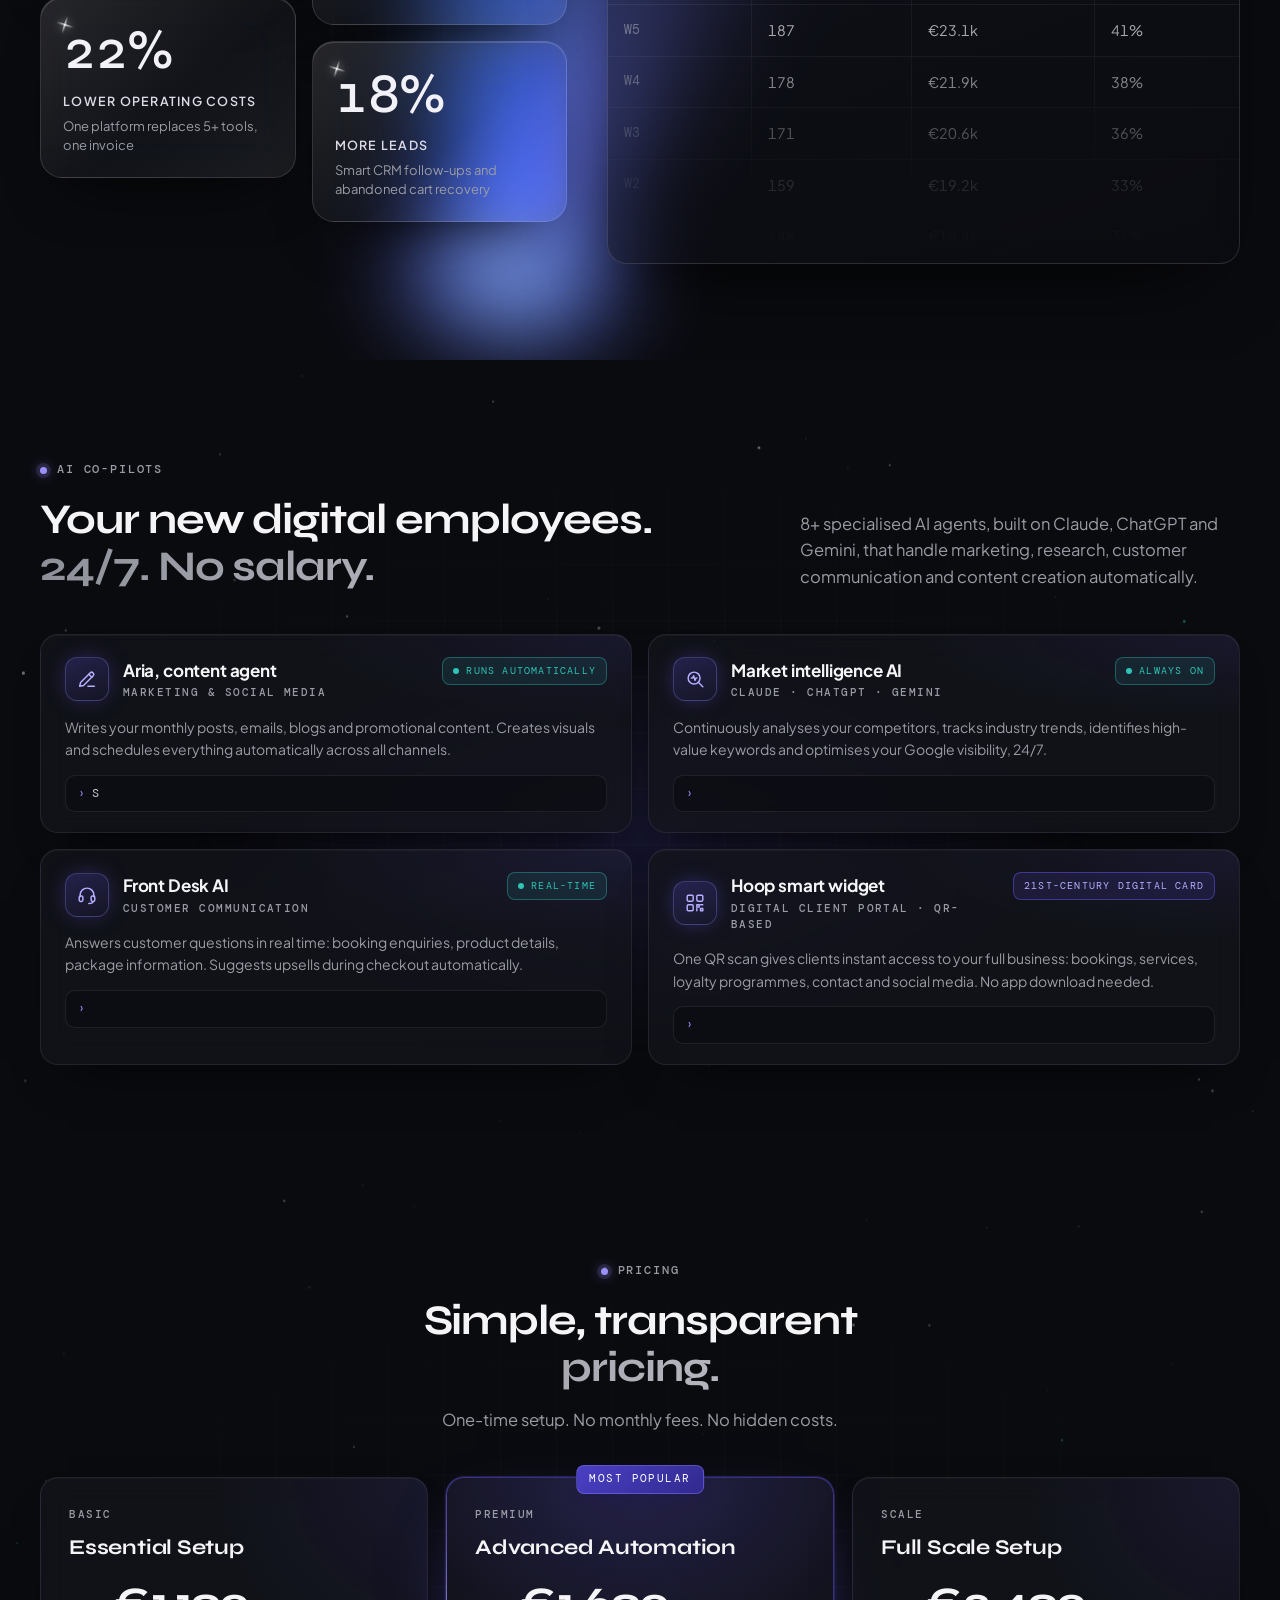
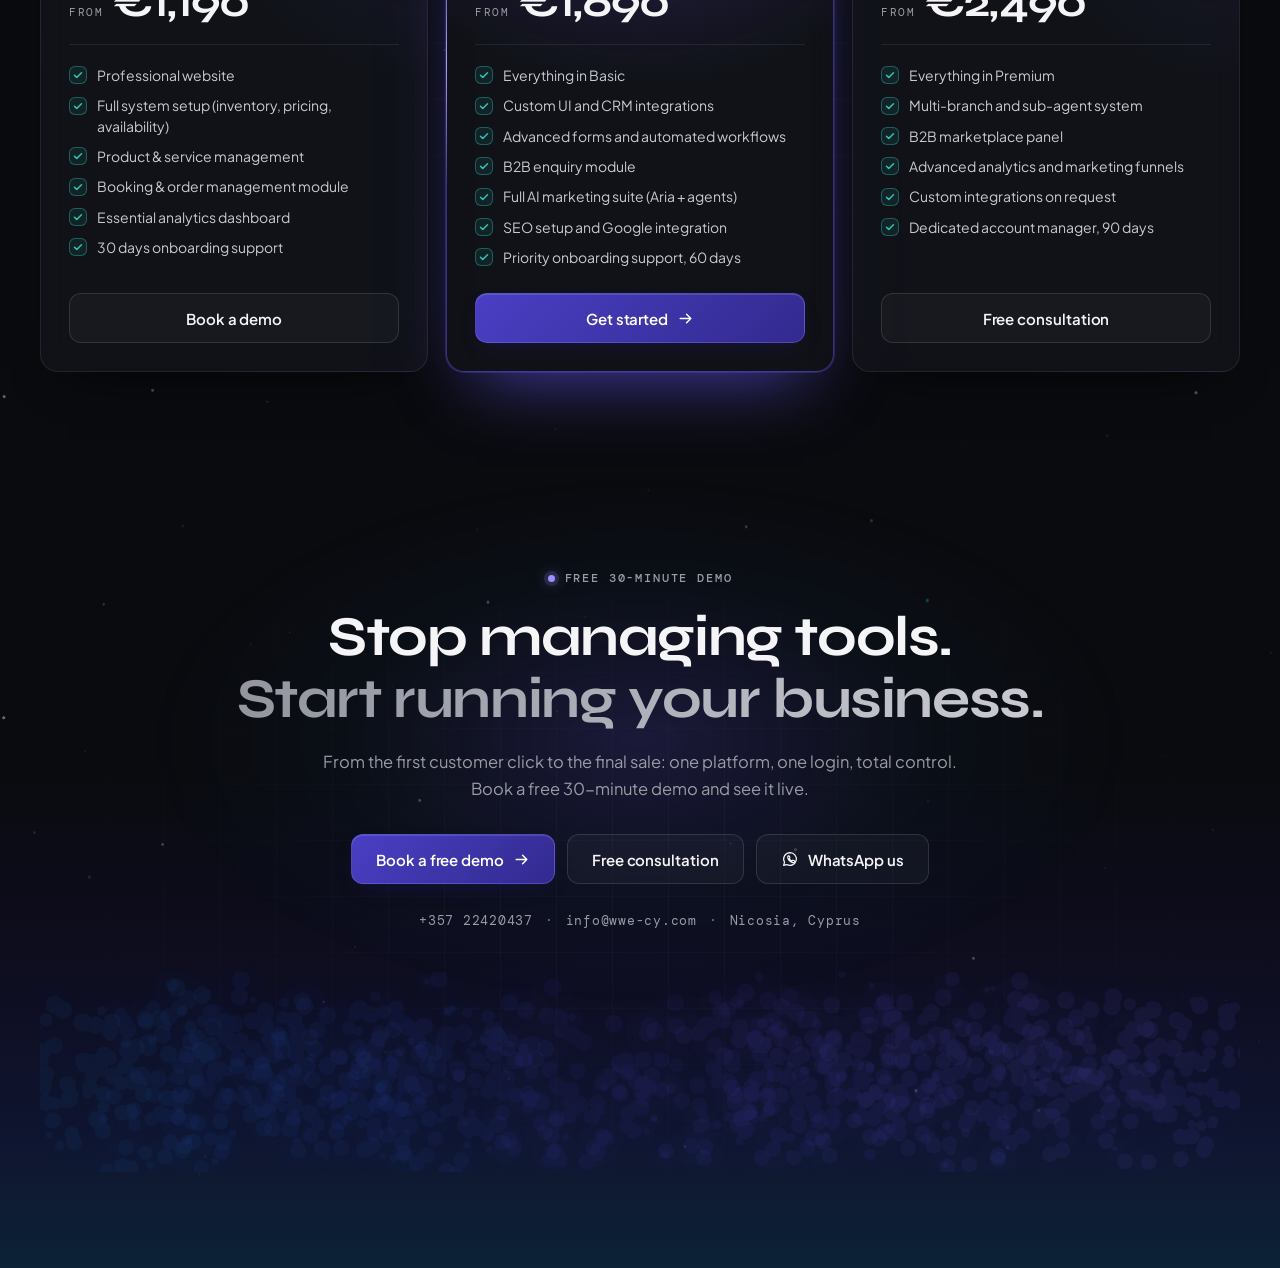
<file: tech-platform/index.html>
<!doctype html>
<html lang="en">
<head>
  <meta charset="utf-8">
  <meta name="viewport" content="width=device-width, initial-scale=1">
  <meta name="color-scheme" content="dark">
  <title>Travel Tech Platform · WWE Travel CY</title>
  <meta name="description" content="One unified B2B platform for travel and hospitality businesses in Cyprus: bookings, payments, inventory, distribution, AI marketing, CRM and analytics behind one login.">
  <meta name="robots" content="noindex">
  <link rel="icon" href="../assets/favicon.svg" type="image/svg+xml">
  <link rel="preconnect" href="https://fonts.googleapis.com">
  <link rel="preconnect" href="https://fonts.gstatic.com" crossorigin>
  <link href="https://fonts.googleapis.com/css2?family=Syne:wght@500;700&family=Plus+Jakarta+Sans:wght@400;500;600;700&family=DM+Mono:wght@400;500&display=swap" rel="stylesheet">
  <link rel="stylesheet" href="css/tech.css">
  <!-- before first paint: embed state, reduced motion and which section this frame shows (?s=hero|audience|modules|results|ai|pricing|cta) -->
  <script>
    (function (d) {
      var r = d.documentElement, c = r.classList;
      c.add('js');
      try { if (window.self !== window.top) c.add('is-embedded'); } catch (e) { c.add('is-embedded'); }
      if (window.matchMedia && matchMedia('(prefers-reduced-motion: reduce)').matches) c.add('reduced-motion');
      var s = new URLSearchParams(location.search).get('s');
      if (s && /^(hero|audience|modules|results|ai|pricing|cta)$/.test(s)) { r.setAttribute('data-s', s); c.add('is-single'); }
    })(document);
  </script>
</head>
<body>

<!-- shared line icons -->
<svg width="0" height="0" style="position:absolute" aria-hidden="true">
  <defs>
    <symbol id="i-bed" viewBox="0 0 24 24"><path d="M3 19v-8.5A1.5 1.5 0 0 1 4.5 9h15a1.5 1.5 0 0 1 1.5 1.5V19M3 15h18"/><path d="M6.5 9V7.2c0-.7.5-1.2 1.2-1.2h2.6c.7 0 1.2.5 1.2 1.2V9"/></symbol>
    <symbol id="i-send" viewBox="0 0 24 24"><path d="M20.5 3.5 3.5 10.6l6.8 2.6 2.6 6.8 7.6-16.5Z"/><path d="m10.3 13.2 4.4-4.4"/></symbol>
    <symbol id="i-map" viewBox="0 0 24 24"><path d="M9 4 3.5 6.2v13.3L9 17.3l6 2.4 5.5-2.2V4.2L15 6.4 9 4Z"/><path d="M9 4v13.3M15 6.4v13.3"/></symbol>
    <symbol id="i-dine" viewBox="0 0 24 24"><path d="M6.5 3v7.5M4.5 3v4.8a2 2 0 0 0 4 0V3M6.5 10.5V21"/><path d="M17.5 21V3c-2 1.1-3.5 3.5-3.5 6.5V13h3.5"/></symbol>
    <symbol id="i-bag" viewBox="0 0 24 24"><path d="M5 8h14l-1.1 12.2a1 1 0 0 1-1 .8H7.1a1 1 0 0 1-1-.8L5 8Z"/><path d="M9 10V6.8a3 3 0 0 1 6 0V10"/></symbol>
    <symbol id="i-rocket" viewBox="0 0 24 24"><path d="M13.5 15.5 8.5 10.5C10.6 6 14.3 3.6 20.4 3.6c0 6.1-2.4 9.8-6.9 11.9Z"/><circle cx="15.3" cy="8.7" r="1.6"/><path d="M8.5 10.5 5 10.8 3.5 13l3.6.9M13.5 15.5l-.3 3.5-2.2 1.5-.9-3.6M5.5 18.5c.4-1.3 1.2-2.1 2.4-2.4"/></symbol>
    <symbol id="i-card" viewBox="0 0 24 24"><rect x="3" y="5.5" width="18" height="13" rx="2.5"/><path d="M3 10h18M6.5 14.5h4"/></symbol>
    <symbol id="i-box" viewBox="0 0 24 24"><path d="M12 3 20 7.2v9.6L12 21l-8-4.2V7.2L12 3Z"/><path d="M4 7.2 12 11.4l8-4.2M12 11.4V21M8 5.1l8 4.2"/></symbol>
    <symbol id="i-globe" viewBox="0 0 24 24"><circle cx="12" cy="12" r="8.5"/><path d="M3.5 12h17M12 3.5c2.3 2.4 3.4 5.2 3.4 8.5S14.3 18.1 12 20.5M12 3.5C9.7 5.9 8.6 8.7 8.6 12s1.1 6.1 3.4 8.5"/></symbol>
    <symbol id="i-spark" viewBox="0 0 24 24"><path d="M10 3.5 11.6 8a3 3 0 0 0 1.9 1.9L18 11.5l-4.5 1.6a3 3 0 0 0-1.9 1.9L10 19.5 8.4 15a3 3 0 0 0-1.9-1.9L2 11.5l4.5-1.6A3 3 0 0 0 8.4 8L10 3.5Z"/><path d="M18.5 3v4M16.5 5h4M19 16v3M17.5 17.5h3"/></symbol>
    <symbol id="i-flow" viewBox="0 0 24 24"><rect x="3.5" y="4" width="17" height="16.5" rx="2.5"/><path d="M3.5 8.5h17M8 2.5v3M16 2.5v3M7.5 13l1.8 1.8 3.2-3.3M14.5 13.5h2.5M7.5 17.5h9"/></symbol>
    <symbol id="i-chart" viewBox="0 0 24 24"><path d="M3.5 20.5h17"/><rect x="5" y="12" width="3" height="6" rx=".8"/><rect x="10.5" y="8" width="3" height="10" rx=".8"/><rect x="16" y="4" width="3" height="14" rx=".8"/></symbol>
    <symbol id="i-pen" viewBox="0 0 24 24"><path d="M4 20l1-4.2L15.6 5.2a2 2 0 0 1 2.8 0l.4.4a2 2 0 0 1 0 2.8L8.2 19 4 20Z"/><path d="m14 6.8 3.2 3.2M13 20h7"/></symbol>
    <symbol id="i-radar" viewBox="0 0 24 24"><circle cx="11" cy="11" r="6.5"/><path d="m20.5 20.5-4.9-4.9M8 11h1.5l1-2.5 1.5 5 1-2.5H14"/></symbol>
    <symbol id="i-headset" viewBox="0 0 24 24"><path d="M4.5 14v-2a7.5 7.5 0 0 1 15 0v2"/><rect x="3.5" y="13" width="4" height="6" rx="1.5"/><rect x="16.5" y="13" width="4" height="6" rx="1.5"/><path d="M18.5 19c0 1.5-1.5 2.2-4.5 2.2"/></symbol>
    <symbol id="i-qr" viewBox="0 0 24 24"><rect x="3.5" y="3.5" width="6.5" height="6.5" rx="1.2"/><rect x="14" y="3.5" width="6.5" height="6.5" rx="1.2"/><rect x="3.5" y="14" width="6.5" height="6.5" rx="1.2"/><path d="M14 14h2.5v2.5H14zM18 18h2.5v2.5H18zM18 14h2.5M14 18v2.5"/></symbol>
    <symbol id="i-lock" viewBox="0 0 24 24"><rect x="4.5" y="10.5" width="15" height="10" rx="2.5"/><path d="M8 10.5V8a4 4 0 0 1 8 0v2.5M12 14.5v2.5"/></symbol>
    <symbol id="i-check" viewBox="0 0 24 24"><path d="m5 12.5 4.5 4.5L19 7.5"/></symbol>
    <symbol id="i-arrow" viewBox="0 0 24 24"><path d="M4.5 12h15M13.5 6l6 6-6 6"/></symbol>
    <symbol id="i-wa" viewBox="0 0 24 24"><path d="M12 3.5a8.5 8.5 0 0 0-7.3 12.8L3.5 20.5l4.3-1.1A8.5 8.5 0 1 0 12 3.5Z"/><path d="M9 8.3c.3-.6.6-.6.9-.6h.6c.2 0 .4.1.5.4l.8 1.8c.1.2 0 .5-.1.6l-.6.7c-.1.1-.2.3 0 .5.4.8 1 1.4 1.6 1.9.6.5 1.3.8 1.7 1 .2.1.4 0 .5-.1l.7-.8c.2-.2.4-.2.6-.1l1.7.8c.3.1.4.3.4.5 0 .5-.2 1.2-.7 1.5-.5.4-1.3.6-2.1.4-1.4-.4-2.8-1.2-4-2.4-1.2-1.2-2-2.6-2.4-3.8-.2-.9 0-1.9.4-2.3Z"/></symbol>
  </defs>
</svg>

<main>

<!-- 1 · HERO -->
<section class="sec hero" id="hero" aria-labelledby="hero-title">
  <canvas class="stars" aria-hidden="true"></canvas>
  <div class="glow glow--hero" aria-hidden="true"></div>
  <div class="wrap hero__grid">
    <div class="hero__copy">
      <p class="eyebrow rv" style="--d:0"><span class="dot"></span>Travel &amp; hospitality · B2B platform · Cyprus</p>
      <h1 class="h1 rv" style="--d:1" id="hero-title"><span>Your business.</span> <span class="mute">One login.<br>Total control.</span></h1>
      <p class="lead rv" style="--d:2">Replace 5+ disconnected tools with one unified platform: bookings, payments, marketing, CRM and AI working in perfect harmony.</p>
      <div class="btns rv" style="--d:3">
        <a class="btn btn--primary" data-link="demo" href="#">Book a free demo<svg><use href="#i-arrow"/></svg></a>
        <a class="btn btn--ghost" data-link="pricing" href="#">View pricing</a>
        <a class="btn btn--ghost" data-link="contact" href="#">Contact us</a>
      </div>
    </div>

    <div class="hero__visual rv" style="--d:2" aria-hidden="true">
      <div class="orbit" id="orbit">
        <svg class="orbit__rings" viewBox="0 0 560 460">
          <defs>
            <linearGradient id="ring-g" x1="0" y1="0" x2="1" y2="0">
              <stop offset="0" stop-color="#9B90FF" stop-opacity=".05"/>
              <stop offset=".5" stop-color="#9B90FF" stop-opacity=".55"/>
              <stop offset="1" stop-color="#9B90FF" stop-opacity=".05"/>
            </linearGradient>
          </defs>
          <g transform="rotate(-10 280 230)">
            <ellipse class="ring ring--outer" cx="280" cy="230" rx="250" ry="128"/>
            <ellipse class="ring ring--dash" cx="280" cy="230" rx="200" ry="98"/>
            <ellipse class="ring ring--inner" cx="280" cy="230" rx="150" ry="70"/>
          </g>
        </svg>
        <div class="orbit__core">
          <span class="core__halo"></span>
          <span class="core__ring"></span>
          <div class="core__body">
            <svg class="core__lock"><use href="#i-lock"/></svg>
            <span class="core__title">One login</span>
            <span class="core__sub">Total control</span>
          </div>
        </div>
        <span class="chip" data-a="0"><i></i>Bookings</span>
        <span class="chip" data-a="1"><i></i>Payments</span>
        <span class="chip" data-a="2"><i></i>Inventory</span>
        <span class="chip" data-a="3"><i></i>Distribution</span>
        <span class="chip" data-a="4"><i></i>AI marketing</span>
        <span class="chip" data-a="5"><i></i>CRM &amp; analytics</span>
        <span class="comet"></span>
      </div>
    </div>

    <dl class="stats rv" style="--d:4">
      <div class="stat"><dt><span data-count="40">0</span>%</dt><dd>sales growth average</dd></div>
      <div class="stat"><dt><span data-count="70">0</span>%</dt><dd>less manual work</dd></div>
      <div class="stat"><dt><span data-count="5">0</span>+</dt><dd>tools replaced by one</dd></div>
      <div class="stat"><dt><span data-count="4">0</span>–<span data-count="5">0</span>h</dt><dd>saved per day</dd></div>
    </dl>
  </div>
</section>

<!-- 2 · WHO IT'S FOR -->
<section class="sec audience" id="audience" aria-labelledby="aud-title">
  <canvas class="stars" aria-hidden="true"></canvas>
  <div class="wrap">
    <header class="head">
      <p class="eyebrow rv" style="--d:0"><span class="dot"></span>Who it's for</p>
      <h2 class="h2 rv" style="--d:1" id="aud-title">Built for every business. <span class="mute">Scales with you.</span></h2>
      <p class="sub rv" style="--d:2">Whether you run one hotel or twenty, a local tour agency, a store or a restaurant chain, the platform grows with you.</p>
    </header>
    <ul class="aud">
      <li class="card aud__item rv" style="--d:2"><span class="ico"><svg><use href="#i-bed"/></svg></span><div><h3>Hotels &amp; properties</h3><p class="tags">Reduce OTA commissions · Direct bookings</p></div></li>
      <li class="card aud__item rv" style="--d:3"><span class="ico"><svg><use href="#i-send"/></svg></span><div><h3>Travel agencies</h3><p class="tags">Package management · B2B distribution</p></div></li>
      <li class="card aud__item rv" style="--d:4"><span class="ico"><svg><use href="#i-map"/></svg></span><div><h3>Tour operators</h3><p class="tags">Multi-channel · Live availability sync</p></div></li>
      <li class="card aud__item rv" style="--d:3"><span class="ico"><svg><use href="#i-dine"/></svg></span><div><h3>Restaurants &amp; cafés</h3><p class="tags">Reservations · POS · Loyalty programmes</p></div></li>
      <li class="card aud__item rv" style="--d:4"><span class="ico"><svg><use href="#i-bag"/></svg></span><div><h3>Retail &amp; souvenir shops</h3><p class="tags">Inventory · E-commerce · Promotions</p></div></li>
      <li class="card aud__item rv" style="--d:5"><span class="ico"><svg><use href="#i-rocket"/></svg></span><div><h3>New ventures</h3><p class="tags">Launch-ready in days, not months</p></div></li>
    </ul>
  </div>
</section>

<!-- 3 · PLATFORM MODULES -->
<section class="sec modules" id="modules" aria-labelledby="mod-title">
  <canvas class="stars" aria-hidden="true"></canvas>
  <div class="wrap">
    <header class="head">
      <p class="eyebrow rv" style="--d:0"><span class="dot"></span>Platform modules</p>
      <h2 class="h2 rv" style="--d:1" id="mod-title">Everything connected. <span class="mute">Nothing missing.</span></h2>
      <p class="sub rv" style="--d:2">Six integrated modules that replace the chaos of multiple tools with one unified ecosystem.</p>
    </header>
    <div class="mods">

      <article class="card mod rv" style="--d:2">
        <div class="live live--pay" data-cycle="pay">
          <div class="toast">
            <span class="toast__ok"><svg><use href="#i-check"/></svg></span>
            <div><b>Booking confirmed</b><span class="mono" data-slot>BK-24817 · €1,240 · Stripe</span></div>
          </div>
          <span class="live__tag">Live</span>
        </div>
        <div class="mod__top"><span class="ico"><svg><use href="#i-card"/></svg></span><span class="label">Platform</span></div>
        <h3>Bookings &amp; Payments</h3>
        <p>End-to-end payment orchestration (Stripe, PayPal, Visa, Amex), automated invoicing and real-time availability.</p>
        <ul class="pts">
          <li>Instant booking confirmation &amp; client notifications</li>
          <li>Automatic invoices, taxes and receipts</li>
          <li>24/7 online booking, even while you sleep</li>
        </ul>
      </article>

      <article class="card mod rv" style="--d:3">
        <div class="live live--inv" data-cycle="inv">
          <div class="inv">
            <div class="inv__row"><span>Sea-view double</span><span class="inv__bar"><i style="--v:.82"></i></span><b class="mono" data-price="148">€148</b></div>
            <div class="inv__row"><span>Kourion day tour</span><span class="inv__bar"><i style="--v:.56"></i></span><b class="mono" data-price="65">€65</b></div>
            <div class="inv__row"><span>Airport transfer</span><span class="inv__bar"><i style="--v:.68"></i></span><b class="mono" data-price="42">€42</b></div>
          </div>
          <span class="live__tag">Dynamic pricing</span>
        </div>
        <div class="mod__top"><span class="ico"><svg><use href="#i-box"/></svg></span><span class="label">Central command</span></div>
        <h3>Inventory &amp; Services</h3>
        <p>Centralised product management: dynamic pricing, package creation and automated upsells across all offerings.</p>
        <ul class="pts">
          <li>Dynamic pricing by season, demand and channel</li>
          <li>Packages and bundles built in minutes</li>
          <li>Automated upsells at checkout</li>
        </ul>
      </article>

      <article class="card mod rv" style="--d:4">
        <div class="live live--dist" data-cycle="dist">
          <div class="dist">
            <span class="dist__ch">Google</span>
            <span class="dist__ch">Social</span>
            <span class="dist__ch">Marketplaces</span>
            <span class="dist__ch">iCal</span>
          </div>
          <span class="mono dist__state"><i class="pulse"></i>Availability synced · 0 conflicts</span>
        </div>
        <div class="mod__top"><span class="ico"><svg><use href="#i-globe"/></svg></span><span class="label">Growth engine</span></div>
        <h3>Multi-Channel Distribution</h3>
        <p>Be everywhere your customers are (Google, social media, marketplaces) with zero risk of double-booking.</p>
        <ul class="pts">
          <li>Publish across all platforms with one click</li>
          <li>Real-time API sync: inventory, pricing, availability</li>
          <li>iCal integration for effortless scheduling</li>
        </ul>
      </article>

      <article class="card mod rv" style="--d:3">
        <div class="live live--ai" data-cycle="ai">
          <p class="type mono"><span class="type__k">Aria ›</span> <span data-type>Writing Instagram post · Summer offers</span><i class="caret"></i></p>
          <span class="prog"><i></i></span>
          <span class="live__tag">Awaiting approval: 3</span>
        </div>
        <div class="mod__top"><span class="ico"><svg><use href="#i-spark"/></svg></span><span class="label">Marketing machine</span></div>
        <h3>AI-Driven Promotions</h3>
        <p>8+ AI agents work 24/7, generating posts, emails, blogs, images and campaigns. You just click "Approve" once a month.</p>
        <ul class="pts">
          <li>AI content: text, visuals, video, automated</li>
          <li>Competitor analysis &amp; SEO optimisation (Claude, ChatGPT, Gemini)</li>
          <li>Loyalty programmes, gift cards, promo campaigns</li>
        </ul>
      </article>

      <article class="card mod rv" style="--d:4">
        <div class="live live--flow" data-cycle="flow">
          <ul class="tasks">
            <li><span class="tick"><svg><use href="#i-check"/></svg></span><span class="mono">08:30</span>Check-ins prepared</li>
            <li><span class="tick"><svg><use href="#i-check"/></svg></span><span class="mono">11:00</span>Invoices sent</li>
            <li><span class="tick"><svg><use href="#i-check"/></svg></span><span class="mono">16:00</span>Guest messages answered</li>
          </ul>
        </div>
        <div class="mod__top"><span class="ico"><svg><use href="#i-flow"/></svg></span><span class="label">Operations hub</span></div>
        <h3>Daily Workflow</h3>
        <p>One dashboard for all day-to-day operations: bookings, orders, inventory, check-ins and client communications.</p>
        <ul class="pts">
          <li>Manage bookings, orders and inventory in real time</li>
          <li>Automated invoices, confirmations and receipts</li>
          <li>Communicate with guests automatically</li>
        </ul>
      </article>

      <article class="card mod rv" style="--d:5">
        <div class="live live--crm" data-cycle="crm">
          <div class="bars"><i style="--h:.34"></i><i style="--h:.48"></i><i style="--h:.42"></i><i style="--h:.6"></i><i style="--h:.55"></i><i style="--h:.74"></i><i style="--h:.92"></i></div>
          <div class="crm__k"><span class="mono">Revenue</span><b>+18%</b></div>
        </div>
        <div class="mod__top"><span class="ico"><svg><use href="#i-chart"/></svg></span><span class="label">Command center</span></div>
        <h3>CRM &amp; Analytics</h3>
        <p>Real-time dashboards for revenue, profits, lead sources and customer behaviour, with AI-generated market intelligence reports.</p>
        <ul class="pts">
          <li>Smart CRM with automated follow-ups</li>
          <li>Revenue, profit and margin analytics per product</li>
          <li>Export reports to PDF or Excel</li>
        </ul>
      </article>

    </div>
  </div>
</section>

<!-- 4 · RESULTS -->
<section class="sec results" id="results" aria-labelledby="res-title">
  <canvas class="stars" aria-hidden="true"></canvas>
  <!-- spotlight beam: its angle and colour follow the scroll -->
  <div class="beam" aria-hidden="true"><span class="beam__ray beam__ray--a"></span><span class="beam__ray beam__ray--b"></span><span class="beam__core"></span></div>
  <div class="wrap">
    <header class="head head--split">
      <div>
        <p class="eyebrow rv" style="--d:0"><span class="dot"></span>Results</p>
        <h2 class="h2 rv" style="--d:1" id="res-title">Numbers that matter <span class="mute">to your business.</span></h2>
      </div>
      <p class="sub rv" style="--d:2">Average results reported by businesses using the platform after 90 days.</p>
    </header>
    <div class="res">
      <div class="glass-kpis">
        <article class="gk rv" style="--d:2">
          <p class="gk__val"><span class="spk" aria-hidden="true"></span><span data-count="40">0</span>%</p>
          <p class="gk__label">Sales growth</p>
          <p class="gk__foot">Multi-channel distribution with AI-driven campaigns</p>
        </article>
        <article class="gk rv" style="--d:3">
          <p class="gk__val"><span class="spk" aria-hidden="true"></span><span data-count="70">0</span>%</p>
          <p class="gk__label">Less manual work</p>
          <p class="gk__foot">End-to-end automation across bookings and payments</p>
        </article>
        <article class="gk rv" style="--d:4">
          <p class="gk__val"><span class="spk" aria-hidden="true"></span><span data-count="30">0</span>%</p>
          <p class="gk__label">Lower operating costs</p>
          <p class="gk__foot">One platform replaces 5+ tools, one invoice</p>
        </article>
        <article class="gk rv" style="--d:5">
          <p class="gk__val"><span class="spk" aria-hidden="true"></span><span data-count="25">0</span>%</p>
          <p class="gk__label">More leads</p>
          <p class="gk__foot">Smart CRM follow-ups and abandoned cart recovery</p>
        </article>
      </div>

      <!-- live dashboard table: an AI cursor moves from cell to cell -->
      <div class="sheet rv" style="--d:3" aria-hidden="true">
        <div class="sheet__bar"><span class="sheet__dots"><i></i><i></i><i></i></span><span class="mono">Platform dashboard<span class="sheet__sub"> · last 8 weeks</span></span><span class="live__tag"><i class="pulse"></i>Live</span></div>
        <div class="sheet__grid" id="sheet">
          <div class="sheet__head"><span><i style="--c:#7C6CFF"></i>Week</span><span><i style="--c:#2EC4B6"></i>Bookings</span><span><i style="--c:#3B8FE0"></i>Revenue</span><span><i style="--c:#B7AFFF"></i>Direct</span></div>
        </div>
        <div class="cursor" id="cursor"><span class="cursor__tag">Aria · AI</span></div>
        <div class="cell-hl" id="cell-hl"></div>
      </div>
    </div>
  </div>
</section>

<!-- 5 · AI CO-PILOTS -->
<section class="sec ai" id="ai" aria-labelledby="ai-title">
  <canvas class="stars" aria-hidden="true"></canvas>
  <div class="glow glow--ai" aria-hidden="true"></div>
  <div class="wrap">
    <header class="head head--split">
      <div>
        <p class="eyebrow rv" style="--d:0"><span class="dot"></span>AI co-pilots</p>
        <h2 class="h2 rv" style="--d:1" id="ai-title">Your new digital employees. <span class="mute">24/7. No salary.</span></h2>
      </div>
      <p class="sub rv" style="--d:2">8+ specialised AI agents, built on Claude, ChatGPT and Gemini, that handle marketing, research, customer communication and content creation automatically.</p>
    </header>
    <div class="agents">
      <article class="card agent rv" style="--d:2">
        <div class="agent__top">
          <span class="ico"><svg><use href="#i-pen"/></svg></span>
          <div><h3>Aria, content agent</h3><p class="label">Marketing &amp; social media</p></div>
          <span class="status"><i class="pulse"></i>Runs automatically</span>
        </div>
        <p>Writes your monthly posts, emails, blogs and promotional content. Creates visuals and schedules everything automatically across all channels.</p>
        <p class="log mono" data-log="Scheduling 12 posts for May|Newsletter drafted · 2,400 contacts|4 visuals generated · Limassol tours"></p>
      </article>
      <article class="card agent rv" style="--d:3">
        <div class="agent__top">
          <span class="ico"><svg><use href="#i-radar"/></svg></span>
          <div><h3>Market intelligence AI</h3><p class="label">Claude · ChatGPT · Gemini</p></div>
          <span class="status"><i class="pulse"></i>Always on</span>
        </div>
        <p>Continuously analyses your competitors, tracks industry trends, identifies high-value keywords and optimises your Google visibility, 24/7.</p>
        <p class="log mono" data-log="Competitor price change detected · −8%|New keyword: “Cyprus private tours”|Weekly market report ready"></p>
      </article>
      <article class="card agent rv" style="--d:4">
        <div class="agent__top">
          <span class="ico"><svg><use href="#i-headset"/></svg></span>
          <div><h3>Front Desk AI</h3><p class="label">Customer communication</p></div>
          <span class="status"><i class="pulse"></i>Real-time</span>
        </div>
        <p>Answers customer questions in real time: booking enquiries, product details, package information. Suggests upsells during checkout automatically.</p>
        <p class="log mono" data-log="Answered: “Is the airport transfer included?”|Upsell accepted · Sunset cruise +€45|Booking enquiry → confirmed in 2 min"></p>
      </article>
      <article class="card agent rv" style="--d:5">
        <div class="agent__top">
          <span class="ico"><svg><use href="#i-qr"/></svg></span>
          <div><h3>Hoop smart widget</h3><p class="label">Digital client portal · QR-based</p></div>
          <span class="status status--v">21st-century digital card</span>
        </div>
        <p>One QR scan gives clients instant access to your full business: bookings, services, loyalty programmes, contact and social media. No app download needed.</p>
        <p class="log mono" data-log="QR scan · Lobby · menu opened|Loyalty points +20 · Guest #318|Review left · ★★★★★"></p>
      </article>
    </div>
  </div>
</section>

<!-- 6 · PRICING -->
<section class="sec pricing" id="pricing" aria-labelledby="price-title">
  <canvas class="stars" aria-hidden="true"></canvas>
  <div class="wrap">
    <header class="head head--center">
      <p class="eyebrow rv" style="--d:0"><span class="dot"></span>Pricing</p>
      <h2 class="h2 rv" style="--d:1" id="price-title">Simple, transparent <span class="mute">pricing.</span></h2>
      <p class="sub rv" style="--d:2">One-time setup. No monthly fees. No hidden costs.</p>
    </header>
    <div class="plans">
      <article class="card plan rv" style="--d:2">
        <p class="label">Basic</p>
        <h3>Essential Setup</h3>
        <p class="price"><span class="from">From</span><b>€1,190</b></p>
        <ul class="checks">
          <li>Professional website</li>
          <li>Full system setup (inventory, pricing, availability)</li>
          <li>Product &amp; service management</li>
          <li>Booking &amp; order management module</li>
          <li>Essential analytics dashboard</li>
          <li>30 days onboarding support</li>
        </ul>
        <a class="btn btn--ghost btn--block" data-link="demo" href="#">Book a demo</a>
      </article>
      <article class="card plan plan--pop rv" style="--d:3">
        <span class="pop">Most popular</span>
        <p class="label">Premium</p>
        <h3>Advanced Automation</h3>
        <p class="price"><span class="from">From</span><b>€1,690</b></p>
        <ul class="checks">
          <li>Everything in Basic</li>
          <li>Custom UI and CRM integrations</li>
          <li>Advanced forms and automated workflows</li>
          <li>B2B enquiry module</li>
          <li>Full AI marketing suite (Aria + agents)</li>
          <li>SEO setup and Google integration</li>
          <li>Priority onboarding support, 60 days</li>
        </ul>
        <a class="btn btn--primary btn--block" data-link="start" href="#">Get started<svg><use href="#i-arrow"/></svg></a>
      </article>
      <article class="card plan rv" style="--d:4">
        <p class="label">Scale</p>
        <h3>Full Scale Setup</h3>
        <p class="price"><span class="from">From</span><b>€2,490</b></p>
        <ul class="checks">
          <li>Everything in Premium</li>
          <li>Multi-branch and sub-agent system</li>
          <li>B2B marketplace panel</li>
          <li>Advanced analytics and marketing funnels</li>
          <li>Custom integrations on request</li>
          <li>Dedicated account manager, 90 days</li>
        </ul>
        <a class="btn btn--ghost btn--block" data-link="consult" href="#">Free consultation</a>
      </article>
    </div>
  </div>
</section>

<!-- 7 · FINAL CTA -->
<section class="sec cta" id="cta" aria-labelledby="cta-title">
  <canvas class="stars" aria-hidden="true"></canvas>
  <div class="glow glow--cta" aria-hidden="true"></div>
  <div class="wrap cta__in">
    <p class="eyebrow rv" style="--d:0"><span class="dot"></span>Free 30-minute demo</p>
    <h2 class="h2 h2--xl rv" style="--d:1" id="cta-title">Stop managing tools. <span class="mute">Start running your business.</span></h2>
    <p class="sub rv" style="--d:2">From the first customer click to the final sale: one platform, one login, total control. Book a free 30-minute demo and see it live.</p>
    <div class="btns btns--center rv" style="--d:3">
      <a class="btn btn--primary" data-link="demo" href="#">Book a free demo<svg><use href="#i-arrow"/></svg></a>
      <a class="btn btn--ghost" data-link="consult" href="#">Free consultation</a>
      <a class="btn btn--ghost" data-link="whatsapp" href="#"><svg class="wa"><use href="#i-wa"/></svg>WhatsApp us</a>
    </div>
    <p class="contact mono rv" style="--d:4"><a data-link="phone" href="#">+357 22420437</a><span>·</span><a data-link="email" href="#">info@wwe-cy.com</a><span>·</span>Nicosia, Cyprus</p>
    <!-- dot-matrix wordmark: change the words in data-word (use | for the phone line break) -->
    <div class="mark" aria-hidden="true"><canvas data-word="ONE LOGIN" data-word-phone="ONE|LOGIN"></canvas></div>
  </div>
</section>

</main>

<script src="js/tech.js" defer></script>
</body>
</html>
</file>
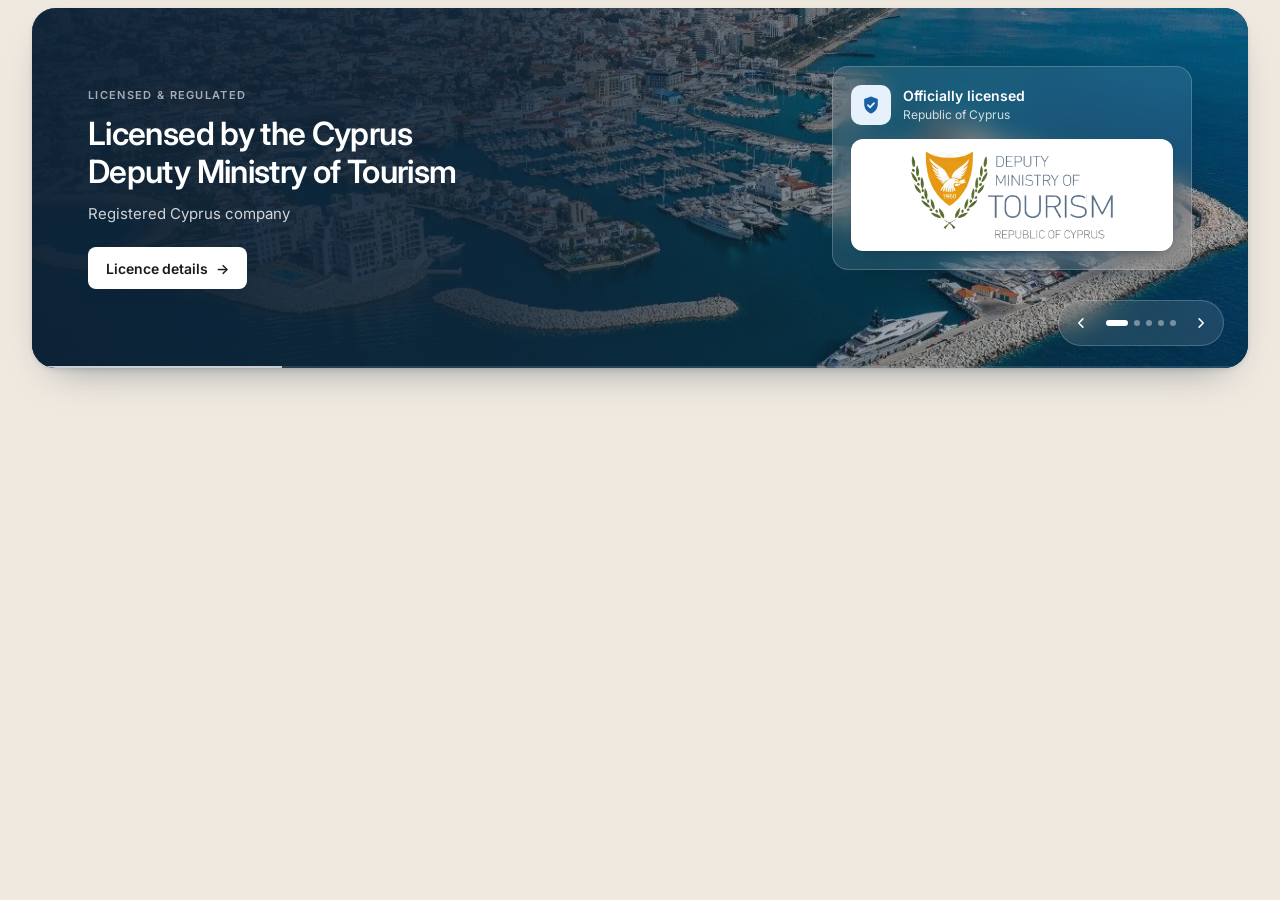
<file: trust-banner/index.html>
<!doctype html>
<html lang="en">
<head>
  <meta charset="utf-8">
  <meta name="viewport" content="width=device-width, initial-scale=1">
  <meta name="color-scheme" content="light">
  <title>Trust banner · WWE Travel CY</title>
  <meta name="description" content="WWE Travel CY: licensed by the Cyprus Deputy Ministry of Tourism, Best Bespoke Travel Company · Cyprus 2025, rated 5.0 on Google, secure payments.">
  <meta name="robots" content="noindex">
  <link rel="icon" href="../assets/favicon.svg" type="image/svg+xml">
  <link rel="preconnect" href="https://fonts.googleapis.com">
  <link rel="preconnect" href="https://fonts.gstatic.com" crossorigin>
  <link href="https://fonts.googleapis.com/css2?family=Inter:wght@400;500;600;700&family=Instrument+Serif&display=swap" rel="stylesheet">
  <link rel="stylesheet" href="css/banner.css">
  <!-- before first paint: embed state, reduced motion -->
  <script>
    (function (d) {
      var c = d.documentElement.classList;
      c.add('js');
      try { if (window.self !== window.top) c.add('is-embedded'); } catch (e) { c.add('is-embedded'); }
      if (window.matchMedia && matchMedia('(prefers-reduced-motion: reduce)').matches) c.add('reduced-motion');
    })(document);
  </script>
</head>
<body>
  <section class="tb" id="tb" aria-roledescription="carousel" aria-label="Why you can book with WWE Travel CY">
    <div class="tb__card" id="card">

      <!-- ============ 1 · Licensed & regulated ============ -->
      <article class="sl sl--licence is-active" role="group" aria-roledescription="slide" aria-label="1 of 5">
        <div class="sl__media" aria-hidden="true"><div class="sl__photo" style="background-image:url('assets/photos/limasol-marina.webp')"></div></div>
        <div class="sl__text">
          <p class="sl__eyebrow">Licensed &amp; regulated</p>
          <h2 class="sl__title">Licensed by the Cyprus Deputy Ministry of Tourism</h2>
          <p class="sl__line">Registered Cyprus company</p>
          <a class="btn" href="https://www.wwe-cy.com/legal-disclaimer" target="_top"><span>Licence details</span><span class="btn__arrow" aria-hidden="true">→</span></a>
        </div>
        <div class="sl__visual">
          <div class="vis">
            <div class="glass licence">
              <div class="glass__head">
                <span class="shieldbox" aria-hidden="true"><svg viewBox="0 0 24 24"><path class="shieldbox__body" d="M12 2.6 4.6 5.5v5.8c0 4.6 3.1 8.7 7.4 10.1 4.3-1.4 7.4-5.5 7.4-10.1V5.5L12 2.6z"/><path class="shieldbox__tick" d="M8.7 12.2l2.3 2.3 4.3-4.5"/></svg></span>
                <span class="glass__label"><b>Officially licensed</b><small>Republic of Cyprus</small></span>
              </div>
              <div class="wtile licence__logo" id="licence-plate">
                <img src="assets/deputy-ministry-logo.png" alt="Deputy Ministry of Tourism, Republic of Cyprus" onerror="this.parentNode.classList.add('is-fallback')">
                <span class="licence__fallback" aria-hidden="true">Deputy Ministry of Tourism · Republic of Cyprus</span>
              </div>
            </div>
          </div>
        </div>
      </article>

      <!-- ============ 2 · Trusted by travel agencies ============ -->
      <article class="sl sl--partners" role="group" aria-roledescription="slide" aria-label="2 of 5">
        <div class="sl__media" aria-hidden="true"><div class="sl__photo" style="background-image:url('assets/photos/nikozija-ulica-ledra.jpg')"></div></div>
        <div class="sl__text">
          <p class="sl__eyebrow">Trusted by travel agencies</p>
          <h2 class="sl__title">Partners who already work with us</h2>
          <p class="sl__line">Travel agencies and tour operators from across the region rely on us for their Cyprus programmes.</p>
          <a class="btn" href="https://www.wwe-cy.com/become-a-b2b-partner" target="_top"><span>Become a partner</span><span class="btn__arrow" aria-hidden="true">→</span></a>
        </div>
        <div class="sl__visual">
          <div class="vis">
            <ul class="partners" aria-label="Partner travel agencies">
              <li class="ptile wtile" style="--i:0">
                <img src="assets/partners/buena-vista.png" alt="Buena Vista Travel Agency" style="--w:96%" onerror="this.parentNode.classList.add('is-fallback')">
                <span class="ptile__name" aria-hidden="true">Buena Vista Travel Agency</span>
              </li>
              <li class="ptile wtile" style="--i:1">
                <img src="assets/partners/rhapsody.png" alt="Rapsody Travel &amp; Events" style="--w:70%" onerror="this.parentNode.classList.add('is-fallback')">
                <span class="ptile__name" aria-hidden="true">Rapsody Travel &amp; Events</span>
              </li>
              <li class="ptile wtile" style="--i:2">
                <img src="assets/partners/allegra.png" alt="Allegra Cruises" style="--w:91%" onerror="this.parentNode.classList.add('is-fallback')">
                <span class="ptile__name" aria-hidden="true">Allegra Cruises</span>
              </li>
              <li class="ptile wtile" style="--i:3">
                <img src="assets/partners/ventura.png" alt="Ventura Travel Agency" style="--w:71%" onerror="this.parentNode.classList.add('is-fallback')">
                <span class="ptile__name" aria-hidden="true">Ventura Travel Agency</span>
              </li>
              <li class="ptile wtile" style="--i:4">
                <img src="assets/partners/prometheus.png" alt="Prometheus Holiday &amp; Business" style="--w:59%" onerror="this.parentNode.classList.add('is-fallback')">
                <span class="ptile__name" aria-hidden="true">Prometheus Holiday &amp; Business</span>
              </li>
              <li class="ptile wtile" style="--i:5">
                <img src="assets/partners/sol-azur.png" alt="Sol Azur Travel &amp; Events" style="--w:82%" onerror="this.parentNode.classList.add('is-fallback')">
                <span class="ptile__name" aria-hidden="true">Sol Azur Travel &amp; Events</span>
              </li>
              <li class="ptile wtile" style="--i:6">
                <img src="assets/partners/moj-kipar.png" alt="Moj Kipar" style="--w:70%" onerror="this.parentNode.classList.add('is-fallback')">
                <span class="ptile__name" aria-hidden="true">Moj Kipar</span>
              </li>
            </ul>
          </div>
        </div>
      </article>

      <!-- ============ 3 · Award-winning ============ -->
      <article class="sl sl--award" role="group" aria-roledescription="slide" aria-label="3 of 5">
        <div class="sl__media" aria-hidden="true"><div class="sl__photo" style="background-image:url('assets/photos/aja-napa-resort-hotel.webp')"></div></div>
        <div class="sl__text">
          <p class="sl__eyebrow">Award-winning</p>
          <h2 class="sl__title">Best Bespoke Travel Company · Cyprus 2025</h2>
          <p class="sl__line">European Travel Awards 2025 · EU Business News</p>
          <a class="btn" href="https://www.wwe-cy.com/post/wwe-travel-celebrates-european-travel-award-as-best-bespoke-travel-company-in-cyprus-2025" target="_top"><span>Read About Our Award</span><span class="btn__arrow" aria-hidden="true">→</span></a>
        </div>
        <div class="sl__visual">
          <div class="vis">
            <div class="glass medallion" role="img" aria-label="Best Bespoke Travel Company, Cyprus 2025">
              <span class="medallion__ring" aria-hidden="true"></span>
              <small aria-hidden="true">Best bespoke travel</small>
              <b aria-hidden="true">2025</b>
              <small aria-hidden="true">Cyprus</small>
            </div>
          </div>
        </div>
      </article>

      <!-- ============ 4 · Rated 5.0 on Google ============ -->
      <article class="sl sl--reviews" role="group" aria-roledescription="slide" aria-label="4 of 5">
        <div class="sl__media" aria-hidden="true"><div class="sl__photo" style="background-image:url('assets/photos/reviews-beach.webp')"></div></div>
        <div class="sl__text">
          <p class="sl__eyebrow sl__eyebrow--stars">
            <span class="stars" role="img" aria-label="5 out of 5 stars"><svg viewBox="0 0 24 24" class="star" style="--i:0"><path d="M12 2.8l2.8 5.9 6.4.8-4.7 4.4 1.2 6.4L12 17.2l-5.7 3.1 1.2-6.4-4.7-4.4 6.4-.8z"/></svg><svg viewBox="0 0 24 24" class="star" style="--i:1"><path d="M12 2.8l2.8 5.9 6.4.8-4.7 4.4 1.2 6.4L12 17.2l-5.7 3.1 1.2-6.4-4.7-4.4 6.4-.8z"/></svg><svg viewBox="0 0 24 24" class="star" style="--i:2"><path d="M12 2.8l2.8 5.9 6.4.8-4.7 4.4 1.2 6.4L12 17.2l-5.7 3.1 1.2-6.4-4.7-4.4 6.4-.8z"/></svg><svg viewBox="0 0 24 24" class="star" style="--i:3"><path d="M12 2.8l2.8 5.9 6.4.8-4.7 4.4 1.2 6.4L12 17.2l-5.7 3.1 1.2-6.4-4.7-4.4 6.4-.8z"/></svg><svg viewBox="0 0 24 24" class="star" style="--i:4"><path d="M12 2.8l2.8 5.9 6.4.8-4.7 4.4 1.2 6.4L12 17.2l-5.7 3.1 1.2-6.4-4.7-4.4 6.4-.8z"/></svg></span>
            <span>5.0</span>
          </p>
          <h2 class="sl__title">Rated 5.0 on Google</h2>
          <p class="sl__line">From our Google reviews</p>
          <a class="btn" href="https://maps.app.goo.gl/XtVFVNQxFiMEgCfNA" target="_top"><span>Read our reviews</span><span class="btn__arrow" aria-hidden="true">→</span></a>
        </div>
        <div class="sl__visual">
          <div class="vis">
            <figure class="glass quote">
              <blockquote>“Excellent service from start to finish. The team was professional, responsive, and very helpful throughout the whole process. Communication was clear, everything was handled on time, and the overall experience was smooth and stress-free.”</blockquote>
              <figcaption><img src="assets/pay/google.svg" alt="" width="12" height="12"> Yiannis Korfiotis, Google review</figcaption>
              <div class="quote__more">
                <blockquote>“Wonderful place, Wonderful service..thank you WWE”</blockquote>
                <figcaption>Katerina Eftychiou</figcaption>
              </div>
            </figure>
          </div>
        </div>
      </article>

      <!-- ============ 5 · Book with confidence ============ -->
      <article class="sl sl--secure" role="group" aria-roledescription="slide" aria-label="5 of 5">
        <div class="sl__media" aria-hidden="true"><div class="sl__photo" style="background-image:url('assets/photos/secure-promenade.webp')"></div></div>
        <div class="sl__text">
          <p class="sl__eyebrow">Safe booking</p>
          <h2 class="sl__title">Book with confidence</h2>
          <p class="sl__line">Secure payments · SSL encrypted · GDPR compliant</p>
          <a class="btn" href="https://www.wwe-cy.com/hotels" target="_top"><span>Browse hotels</span><span class="btn__arrow" aria-hidden="true">→</span></a>
        </div>
        <div class="sl__visual">
          <div class="vis">
            <div class="glass secure">
              <div class="glass__head">
                <span class="shieldbox" aria-hidden="true"><svg viewBox="0 0 24 24"><path class="shieldbox__body" d="M12 2.6 4.6 5.5v5.8c0 4.6 3.1 8.7 7.4 10.1 4.3-1.4 7.4-5.5 7.4-10.1V5.5L12 2.6z"/><path class="shieldbox__tick" d="M8.7 12.2l2.3 2.3 4.3-4.5"/></svg></span>
                <span class="glass__label"><b>Secure payments</b><small>SSL encrypted · GDPR compliant</small></span>
              </div>
              <ul class="pay" aria-label="Accepted payment methods">
                <li class="wtile"><img src="assets/pay/visa.svg" alt="Visa"></li>
                <li class="wtile"><img src="assets/pay/mastercard.svg" alt="Mastercard"></li>
                <li class="wtile"><img src="assets/pay/americanexpress.svg" alt="American Express"></li>
                <li class="wtile"><img src="assets/pay/paypal.svg" alt="PayPal"></li>
              </ul>
            </div>
          </div>
        </div>
      </article>

      <!-- controls -->
      <div class="tb__ctrl">
        <button class="arrow arrow--prev" type="button" aria-label="Previous slide"><svg viewBox="0 0 24 24" aria-hidden="true"><path d="M14.5 6.5 9 12l5.5 5.5"/></svg></button>
        <div class="dots" role="tablist" aria-label="Choose slide">
          <button class="dot is-active" type="button" role="tab" aria-selected="true" aria-label="Slide 1: Licensed &amp; regulated"></button>
          <button class="dot" type="button" role="tab" aria-selected="false" aria-label="Slide 2: Trusted by travel agencies"></button>
          <button class="dot" type="button" role="tab" aria-selected="false" aria-label="Slide 3: Award-winning"></button>
          <button class="dot" type="button" role="tab" aria-selected="false" aria-label="Slide 4: Rated 5.0 on Google"></button>
          <button class="dot" type="button" role="tab" aria-selected="false" aria-label="Slide 5: Book with confidence"></button>
        </div>
        <button class="arrow arrow--next" type="button" aria-label="Next slide"><svg viewBox="0 0 24 24" aria-hidden="true"><path d="M9.5 6.5 15 12l-5.5 5.5"/></svg></button>
      </div>
      <div class="tb__progress" aria-hidden="true"><i id="progress"></i></div>
    </div>
  </section>

  <script src="js/banner.js"></script>
</body>
</html>
</file>
<file: css/section.css>
/* =====================================================================
   WWE Travel CY · "Kipar koji poznajemo" · embeddable editorial section
   Brand: Inter · accent #185FA5 (sea blue) · deep #0D2236 · ink #1A1A1A · body #555 · meta #888
   Frame heights (see README): desktop 780 · tablet 1240 · mobile 1540
   ===================================================================== */

:root {
  --accent: #185FA5;      /* sea blue, as on the rest of the Home page */
  --accent-hover: #134E88;
  --deep: #0D2236;        /* deep sea blue: the button */
  --ink: #1A1A1A;
  --body: #555555;
  --meta: #888888;
  --bg: #F8F7F4;
  --card: #FFFFFF;
  --line: #EBEBEB;
  --line-2: #E0DDD8;
  --warm-1: #E3EEF8;     /* light sea tints (names kept) */
  --warm-2: #CFE0F0;

  --ease-expo: cubic-bezier(0.16, 1, 0.3, 1);
  --ease-power3: cubic-bezier(0.215, 0.61, 0.355, 1);
  --ease-inout: cubic-bezier(0.65, 0, 0.35, 1);

  --gutter: 32px;
  --doc-h: 780px;       /* the iframe height this layout is designed for */
  --layout: desktop;    /* read by section.js */
  --k: 1.6;             /* SVG units per screen px, set by section.js */
  --ms: 1;              /* marker scale, set by section.js */
}

*,
*::before,
*::after { box-sizing: border-box; }

html,
body {
  margin: 0;
  padding: 0;
  background: var(--bg);
  overflow-x: hidden;
}

/* Inside the Wix iframe the section is exactly the frame: never an inner scrollbar */
html.is-embedded,
html.is-embedded body { height: 100%; overflow: hidden; }

body {
  font-family: 'Inter', system-ui, -apple-system, 'Segoe UI', Roboto, Arial, sans-serif;
  color: var(--body);
  -webkit-font-smoothing: antialiased;
  -moz-osx-font-smoothing: grayscale;
  text-rendering: optimizeLegibility;
}

button { font: inherit; color: inherit; }

.wwe {
  position: relative;
  height: var(--doc-h);
  background: var(--bg);
  overflow: hidden;
}
html.is-embedded .wwe { height: 100vh; }

.wwe__inner {
  height: 100%;
  margin: 0;
  padding: 28px var(--gutter) 20px;
  display: flex;
  flex-direction: column;
}

/* ---------------------------------------------------------------------
   Eyebrow, headline, intro
   --------------------------------------------------------------------- */
.eyebrow {
  margin: 0 0 10px;
  font-size: 11px;
  font-weight: 600;
  letter-spacing: 0.08em;
  text-transform: uppercase;
  color: var(--accent);
}

.head {
  display: grid;
  grid-template-columns: minmax(0, 1fr) minmax(0, 400px);
  gap: 40px;
  align-items: end;
  padding-bottom: 28px;
  border-bottom: 1px solid var(--line-2);
  flex: none;
}

.title {
  margin: 0;
  font-size: 34px;
  font-weight: 600;
  line-height: 1.04;
  letter-spacing: -1px;
  color: var(--ink);
}
.title__line {
  display: block;
  overflow: hidden;
  padding-bottom: 0.1em;        /* keep descenders inside the mask */
  margin-bottom: -0.1em;
}
.title__in { display: inline-block; }
.title .w {
  display: inline-block;
  transition: transform 1.1s var(--ease-expo);
}
.title .dot { color: var(--accent); }

.intro {
  margin: 0;
  font-size: 14px;
  line-height: 1.6;
  color: var(--body);
}
.head__meta {
  display: flex;
  flex-wrap: wrap;
  gap: 5px 16px;
  margin: 10px 0 0;
  font-size: 10px;
  font-weight: 600;
  letter-spacing: 0.08em;
  text-transform: uppercase;
  color: var(--meta);
}
.head__meta span { position: relative; }
.head__meta span + span::before {
  content: '';
  position: absolute;
  left: -10px;
  top: 50%;
  width: 3px;
  height: 3px;
  border-radius: 50%;
  background: var(--accent);
  transform: translateY(-50%);
}

/* ---------------------------------------------------------------------
   Body grid: map (left) + feature panel (right)
   --------------------------------------------------------------------- */
.body {
  flex: 1 1 auto;
  min-height: 0;
  display: grid;
  grid-template-columns: minmax(0, 1.12fr) minmax(0, 1fr);
  gap: 48px;
  padding-top: 24px;
}

/* ---------- Map ---------- */
.map {
  margin: 0;
  min-height: 0;
  display: flex;
  flex-direction: column;
}

.map__cap {
  font-size: 10.5px;
  font-weight: 500;
  letter-spacing: 0.02em;
  color: var(--meta);
}
.map__cap {
  display: flex;
  align-items: center;
  gap: 10px;
  flex: none;
}
.map__legend {
  margin-left: auto;
  display: flex;
  gap: 16px;
  white-space: nowrap;
}
.lg { display: inline-flex; align-items: center; gap: 6px; }
.lg i {
  width: 9px; height: 9px; border-radius: 50%;
  border: 1.5px solid var(--accent);
  background: #fff;
}
.lg svg { width: 13px; height: 13px; fill: var(--ink); }

.map__stage {
  position: relative;
  flex: 1 1 auto;
  min-height: 0;
  margin: 4px 0 8px;
}
.map__svg {
  position: absolute;
  inset: 0;
  width: 100%;
  height: 100%;
  overflow: visible;
  display: block;
}

/* sea + depth lines */
.sea { transform-box: fill-box; transform-origin: center; }
.rings__base { fill: var(--warm-2); opacity: 0.75; }
.rings__shimmer { opacity: 0.9; }
.island__fill { fill: #FFFFFF; }
.island__dots { opacity: 0.9; }
.island__line {
  fill: none;
  stroke: var(--ink);
  stroke-width: calc(var(--k) * 1.15px);
  stroke-linejoin: round;
  stroke-linecap: round;
  stroke-dasharray: 1 1;
  stroke-dashoffset: 0;
}
.island__sweep { opacity: 0; }

.mapmeta { opacity: 0.9; }
.mapmeta path { fill: none; stroke: var(--meta); stroke-width: calc(var(--k) * 1px); }
.mapmeta .north path { fill: var(--meta); stroke: none; }
.mapmeta text {
  font-size: calc(var(--k) * 10px);
  font-weight: 600;
  letter-spacing: 0.08em;
  fill: var(--meta);
}

/* route */
.route__dots {
  fill: none;
  stroke: var(--ink);
  stroke-opacity: 0.45;
  stroke-linecap: round;
}
.route__trail {
  fill: none;
  stroke: var(--accent);
  stroke-linecap: round;
}
.route__label { opacity: 0; transition: opacity 0.5s var(--ease-power3); pointer-events: none; }
.route__label.is-on { opacity: 1; }
.route__label-scale { transform: scale(var(--ms)); }
.route__label rect {
  fill: #fff;
  stroke: var(--line-2);
  stroke-width: 1;
  filter: drop-shadow(0 6px 10px rgba(13, 34, 54, 0.12));
}
.route__label text {
  font-size: 12px;
  font-weight: 600;
  fill: var(--ink);
  font-variant-numeric: tabular-nums;
}
.route__label .rl-code { fill: var(--accent); letter-spacing: 0.06em; }
.route__label .rl-arrow { fill: var(--meta); font-weight: 500; }

.plane { opacity: 0; pointer-events: none; }
.plane__scale { transform: scale(var(--ms)); }
.plane path {
  fill: var(--ink);
  stroke: #fff;
  stroke-width: 1.2;
  stroke-linejoin: round;
}

/* airports */
.ap { pointer-events: none; }
.ap__s { transform: scale(var(--ms)); }
.ap__pop {
  transform-box: fill-box;
  transform-origin: center;
  transition: opacity 0.7s var(--ease-power3), transform 0.9s var(--ease-expo);
}
.ap__bg { fill: var(--ink); }
.ap__icon { fill: #fff; }
.ap__label {
  font-size: 11px;
  font-weight: 600;
  letter-spacing: 0.08em;
  fill: var(--ink);
  transition: opacity 0.7s var(--ease-power3);
}

/* region markers */
.mk { cursor: pointer; -webkit-tap-highlight-color: transparent; }
.mk__s { transform: scale(var(--ms)); }
.mk__pop {
  transition: opacity 0.6s var(--ease-power3), transform 0.9s cubic-bezier(0.34, 1.56, 0.64, 1);
}
.mk__hover { transition: transform 0.6s var(--ease-expo); }
.mk:hover .mk__hover,
.mk.is-active .mk__hover { transform: scale(1.14); }
.mk__halo {
  fill: none;
  stroke: var(--accent);
  stroke-width: 1.2;
  opacity: 0;
  transform-box: fill-box;
  transform-origin: center;
}
.mk__dot {
  fill: #fff;
  stroke: var(--accent);
  stroke-width: 1.6;
  transition: fill 0.5s var(--ease-power3);
  filter: drop-shadow(0 4px 8px rgba(13, 34, 54, 0.14));
}
.mk__num {
  font-size: 12px;
  font-weight: 600;
  text-anchor: middle;
  fill: var(--accent);
  transition: fill 0.5s var(--ease-power3);
  font-variant-numeric: tabular-nums;
  pointer-events: none;
}
.mk__hit { fill: transparent; }
.mk.is-active .mk__dot { fill: var(--accent); }
.mk.is-active .mk__num { fill: #fff; }
.mk__label {
  font-size: 11.5px;
  font-weight: 600;
  letter-spacing: 0.02em;
  fill: var(--meta);
  transition: fill 0.5s var(--ease-power3), opacity 0.6s var(--ease-power3);
  pointer-events: none;
}
.mk.is-active .mk__label { fill: var(--ink); }

/* entrance states (only when motion is allowed) */
html.js:not(.reduced-motion) .map:not(.st-line) .island__line { stroke-dashoffset: 1; }
html.js:not(.reduced-motion) .map.st-line .island__line { transition: stroke-dashoffset 1.8s var(--ease-inout); }
html.js:not(.reduced-motion) .map:not(.st-sea) .sea { opacity: 0; transform: scale(0.94); }
html.js:not(.reduced-motion) .map:not(.st-sea) .rings,
html.js:not(.reduced-motion) .map:not(.st-sea) .island__fill,
html.js:not(.reduced-motion) .map:not(.st-sea) .island__dots,
html.js:not(.reduced-motion) .map:not(.st-sea) .mapmeta { opacity: 0; }
html.js:not(.reduced-motion) .map .sea { transition: opacity 1.2s var(--ease-power3), transform 1.6s var(--ease-expo); }
html.js:not(.reduced-motion) .map .rings,
html.js:not(.reduced-motion) .map .island__fill,
html.js:not(.reduced-motion) .map .island__dots,
html.js:not(.reduced-motion) .map .mapmeta { transition: opacity 1.1s var(--ease-power3); }
html.js:not(.reduced-motion) .map:not(.st-markers) .mk__pop { opacity: 0; transform: scale(0.3); }
html.js:not(.reduced-motion) .map:not(.st-markers) .mk__label { opacity: 0; }
html.js:not(.reduced-motion) .map .mk__pop,
html.js:not(.reduced-motion) .map .mk__label { transition-delay: calc(var(--i) * 140ms); }
html.js:not(.reduced-motion) .map.st-done .mk__pop,
html.js:not(.reduced-motion) .map.st-done .mk__label { transition-delay: 0ms; }
html.js:not(.reduced-motion) .map:not(.st-airports) .ap__pop { opacity: 0; transform: translateY(6px) scale(0.6); }
html.js:not(.reduced-motion) .map:not(.st-airports) .ap__label { opacity: 0; }
html.js:not(.reduced-motion) .map .ap__label { transition-delay: 0.15s; }

/* ambient life, after the entrance */
html:not(.reduced-motion) .map.st-done .mk__halo { animation: breathe 3.6s var(--ease-power3) infinite; animation-delay: calc(var(--i) * 0.55s); }
html:not(.reduced-motion) .map.st-done .mk.is-active .mk__halo { animation-duration: 2.4s; animation-delay: 0s; }
html:not(.reduced-motion) .map.st-done .mk.st-ping .mk__halo { animation: ping 0.9s var(--ease-expo) 1; }
html:not(.reduced-motion) .map.st-done .island__sweep { animation: sweep 9s var(--ease-inout) 1.5s infinite; }
html:not(.reduced-motion) .map.st-done .rings__shimmer { animation: shimmer 11s linear infinite; }
html:not(.reduced-motion) .map.st-done .rings { animation: ringsBreathe 7s ease-in-out infinite; }

@keyframes breathe {
  0%   { opacity: 0.55; transform: scale(0.72); }
  70%  { opacity: 0; transform: scale(1.35); }
  100% { opacity: 0; transform: scale(1.35); }
}
@keyframes ping {
  0%   { opacity: 0.9; transform: scale(0.7); }
  100% { opacity: 0; transform: scale(1.9); }
}
@keyframes sweep {
  0%   { opacity: 0; transform: translateX(0) skewX(-18deg); }
  8%   { opacity: 1; }
  38%  { opacity: 1; }
  46%  { opacity: 0; transform: translateX(1500px) skewX(-18deg); }
  100% { opacity: 0; transform: translateX(1500px) skewX(-18deg); }
}
@keyframes shimmer {
  0%   { transform: translateX(0); }
  100% { transform: translateX(1900px); }
}
@keyframes ringsBreathe {
  0%, 100% { opacity: 1; }
  50%      { opacity: 0.55; }
}

/* ---------- Region selector ---------- */
.regions {
  flex: none;
  display: grid;
  grid-template-columns: repeat(5, minmax(0, 1fr));
  border-top: 1px solid var(--line-2);
}
.rg {
  position: relative;
  display: flex;
  flex-direction: column;
  gap: 4px;
  align-items: flex-start;
  padding: 10px 10px 2px 0;
  margin: 0;
  background: none;
  border: 0;
  text-align: left;
  cursor: pointer;
  -webkit-tap-highlight-color: transparent;
}
.rg__num {
  font-size: 10px;
  font-weight: 600;
  letter-spacing: 0.08em;
  color: var(--meta);
  font-variant-numeric: tabular-nums;
  transition: color 0.4s var(--ease-power3);
}
.rg__name {
  font-size: 13px;
  font-weight: 600;
  line-height: 1.3;
  letter-spacing: -0.1px;
  color: var(--body);
  transition: color 0.4s var(--ease-power3);
}
.rg__name .rg__short { display: none; }
.rg__bar {
  position: absolute;
  left: 0;
  right: 10px;
  top: -1px;
  height: 2px;
  background: var(--accent);
  transform: scaleX(0);
  transform-origin: left center;
  transition: transform 0.7s var(--ease-expo);
}
.rg:hover .rg__name { color: var(--ink); }
.rg.is-active .rg__num { color: var(--accent); }
.rg.is-active .rg__name { color: var(--ink); }
.rg.is-active .rg__bar { transform: scaleX(1); }
.regions.is-timing .rg.is-active .rg__bar {
  transition: none;
  animation: timer var(--dur, 7000ms) linear forwards;
}
@keyframes timer { from { transform: scaleX(0); } to { transform: scaleX(1); } }
.rg:focus-visible,
.btn:focus-visible { outline: 2px solid var(--accent); outline-offset: 3px; border-radius: 4px; }

/* hint under the tabs */
.hint {
  flex: none;
  display: flex;
  align-items: center;
  gap: 10px;
  margin: 8px 0 0;
  font-size: 10px;
  font-weight: 600;
  line-height: 1.4;
  letter-spacing: 0.08em;
  text-transform: uppercase;
  color: var(--meta);
}
.hint__text { display: block; }
.hint__icon {
  position: relative;
  flex: none;
  width: 32px;
  height: 32px;
  color: var(--accent);
}
.hint__icon::before {
  /* soft blue disc so the icon reads at a glance */
  content: '';
  position: absolute;
  inset: 0;
  border-radius: 50%;
  background: rgba(24, 95, 165, 0.11);
}
.hint__icon svg {
  position: relative;
  display: block;
  width: 32px;
  height: 32px;
  padding: 3px;
  fill: currentColor;
  transform-origin: 50% 80%;
  filter: drop-shadow(0 2px 3px rgba(24, 95, 165, 0.28));
}
.hint__ring {
  /* centred on the fingertip */
  position: absolute;
  left: 10px;
  top: 0.5px;
  width: 11px;
  height: 11px;
  border: 2px solid var(--accent);
  border-radius: 50%;
  opacity: 0;
  z-index: 1;
}
html:not(.reduced-motion) .hint__icon svg { animation: tap 2.6s var(--ease-power3) infinite; }
html:not(.reduced-motion) .hint__ring { animation: tapRing 2.6s ease-out infinite; }
html:not(.reduced-motion) .hint.is-used .hint__icon svg,
html:not(.reduced-motion) .hint.is-used .hint__ring { animation-duration: 3.6s; }
@keyframes tap {
  0%, 100% { transform: none; }
  16%      { transform: translateY(2.5px) scale(0.9); }
  30%      { transform: none; }
}
@keyframes tapRing {
  0%, 14% { opacity: 0; transform: scale(0.4); }
  20%     { opacity: 0.9; }
  62%, 100% { opacity: 0; transform: scale(2.4); }
}
html.js:not(.reduced-motion) .map .hint { transition: opacity 0.9s var(--ease-power3) 0.4s; }
html.js:not(.reduced-motion) .map:not(.st-done) .hint { opacity: 0; }

/* ---------------------------------------------------------------------
   Feature panel
   --------------------------------------------------------------------- */
.panel {
  position: relative;
  min-height: 0;
  display: flex;
  flex-direction: column;
}
.panel__bignum {
  position: absolute;
  top: -24px;
  right: -8px;
  z-index: 0;
  pointer-events: none;
  perspective: 900px;
}
.bignum {
  display: block;
  font-size: 170px;
  font-weight: 700;
  line-height: 0.82;
  letter-spacing: -7px;
  color: transparent;
  -webkit-text-stroke: 1.2px rgba(24, 95, 165, 0.32);
  font-variant-numeric: tabular-nums;
  transform-origin: left center;
  user-select: none;
}
.panel__head {
  position: relative;
  z-index: 1;
  flex: none;
  padding-right: 90px;
  margin-bottom: 14px;
}
.panel__kicker {
  display: flex;
  align-items: center;
  gap: 8px;
  margin: 0;
  font-size: 10px;
  font-weight: 600;
  letter-spacing: 0.08em;
  text-transform: uppercase;
  color: var(--meta);
  white-space: nowrap;
}
.panel__idx { color: var(--accent); font-variant-numeric: tabular-nums; }
.panel__rule { width: 24px; height: 1px; background: var(--ink); opacity: 0.6; }
.panel__coords { margin-left: 8px; letter-spacing: 0.04em; font-weight: 500; }
.panel__name {
  margin: 8px 0 6px;
  font-size: 28px;
  font-weight: 600;
  line-height: 1.06;
  letter-spacing: -1px;
  color: var(--ink);
}
.panel__line {
  margin: 0;
  max-width: 44ch;
  font-size: 14px;
  line-height: 1.55;
  color: var(--body);
}

.panel__grid {
  position: relative;
  z-index: 1;
  flex: 1 1 auto;
  min-height: 0;
  display: grid;
  grid-template-columns: minmax(0, 0.94fr) minmax(0, 1.06fr);
  gap: 24px;
}

/* ---------- Cover card + postcards ---------- */
.stack {
  position: relative;
  min-height: 0;
  --pc-w: 66%;
}

/* region tones (overridden per region from data.js) */
.cv,
.ph {
  --t1: #DCEBF7;
  --t2: #9CC3E6;
  --t3: #185FA5;
  --t4: #BFDDF2;
}

.cover {
  position: absolute;
  inset: 0 16% 14% 0;
  z-index: 1;
  overflow: hidden;
  border-radius: 4px;
  background: #D9E6F2;
  box-shadow:
    0 1px 2px rgba(26, 26, 26, 0.05),
    0 34px 60px -30px rgba(13, 34, 54, 0.42);
}
.cv {
  position: absolute;
  inset: 0;
  display: flex;
  flex-direction: column;
  align-items: flex-start;
  padding: 16px 16px;
  color: #fff;
  background-image:
    url("data:image/svg+xml,%3Csvg xmlns='http://www.w3.org/2000/svg' width='180' height='180'%3E%3Cfilter id='n'%3E%3CfeTurbulence type='fractalNoise' baseFrequency='0.85' numOctaves='2' stitchTiles='stitch'/%3E%3CfeColorMatrix values='0 0 0 0 1 0 0 0 0 1 0 0 0 0 1 0 0 0 0.55 0'/%3E%3C/filter%3E%3Crect width='100%25' height='100%25' filter='url(%23n)'/%3E%3C/svg%3E"),
    radial-gradient(120% 80% at 18% 0%, rgba(255, 255, 255, 0.38) 0%, rgba(255, 255, 255, 0) 55%),
    linear-gradient(158deg, var(--t1) 0%, var(--t2) 52%, var(--t3) 100%);
  background-size: 180px 180px, 100% 100%, 150% 150%;
  background-position: 0 0, 0 0, 0% 0%;
  background-blend-mode: soft-light, normal, normal;
}
.cv::before {
  /* the region's hint colour, glowing from the far corner */
  content: '';
  position: absolute;
  inset: 0;
  background: radial-gradient(85% 65% at 100% 100%, var(--t4) 0%, rgba(255, 255, 255, 0) 70%);
  opacity: 0.75;
  pointer-events: none;
}
.cv::after {
  /* fine printed frame */
  content: '';
  position: absolute;
  inset: 9px;
  border: 1px solid rgba(255, 255, 255, 0.38);
  border-radius: 2px;
  pointer-events: none;
}
.cv > * { position: relative; z-index: 1; }
.cv__kicker,
.cv__coords {
  font-size: 9px;
  font-weight: 600;
  letter-spacing: 0.08em;
  text-transform: uppercase;
  opacity: 0.9;
}
.cv__name {
  margin: 8px 0 6px;
  font-size: 17px;
  font-weight: 600;
  line-height: 1.08;
  letter-spacing: -0.5px;
  text-shadow: 0 1px 12px rgba(120, 50, 20, 0.18);
}
html:not(.reduced-motion) .cv.is-current { animation: drift 18s ease-in-out infinite alternate; }
@keyframes drift {
  from { background-position: 0 0, 0 0, 0% 0%; }
  to   { background-position: 0 0, 0 0, 100% 100%; }
}

/* printed postcards, in front of the cover */
.postcard {
  position: absolute;
  z-index: 3;
  width: var(--pc-w);
  margin: 0;
  padding: 6px 6px 0;
  background: #fff;
  border-radius: 2px;
  box-shadow:
    0 1px 2px rgba(26, 26, 26, 0.08),
    0 26px 46px -18px rgba(13, 34, 54, 0.40);
  will-change: transform;
}
.postcard--a { bottom: 0; right: -6%; transform: rotate(5deg); }
.postcard--b { top: 36%; left: -5%; transform: rotate(-6deg); z-index: 4; }
.postcard .ph {
  position: relative;
  aspect-ratio: 4 / 3;
}
.postcard__cap {
  padding: 6px 4px 8px;
  font-size: 10px;
  font-weight: 500;
  line-height: 1.3;
  letter-spacing: 0.01em;
  text-align: center;
  color: var(--body);
}

/* photo layer with a styled card underneath (shows if a photo is missing or fails) */
.ph {
  overflow: hidden;
  background-image:
    url("data:image/svg+xml,%3Csvg xmlns='http://www.w3.org/2000/svg' width='180' height='180'%3E%3Cfilter id='n'%3E%3CfeTurbulence type='fractalNoise' baseFrequency='0.85' numOctaves='2' stitchTiles='stitch'/%3E%3CfeColorMatrix values='0 0 0 0 1 0 0 0 0 1 0 0 0 0 1 0 0 0 0.55 0'/%3E%3C/filter%3E%3Crect width='100%25' height='100%25' filter='url(%23n)'/%3E%3C/svg%3E"),
    radial-gradient(120% 90% at 20% 0%, rgba(255, 255, 255, 0.45) 0%, rgba(255, 255, 255, 0) 60%),
    linear-gradient(155deg, var(--t1) 0%, var(--t2) 60%, var(--t3) 100%);
  background-size: 180px 180px, 100% 100%, 100% 100%;
  background-blend-mode: soft-light, normal, normal;
}
.ph__fb {
  position: absolute;
  inset: 0;
  display: flex;
  flex-direction: column;
  justify-content: flex-end;
  padding: 10px 12px;
  color: #fff;
  transition: opacity 0.6s var(--ease-power3);
}
.ph__fb small {
  font-size: 9px;
  font-weight: 600;
  letter-spacing: 0.08em;
  text-transform: uppercase;
  opacity: 0.85;
}
.ph__fb b {
  margin-top: 2px;
  font-size: 15px;
  font-weight: 600;
  letter-spacing: -0.2px;
  line-height: 1.15;
}
.ph img {
  position: absolute;
  inset: 0;
  width: 100%;
  height: 100%;
  object-fit: cover;
  opacity: 0;
  /* one light, natural treatment for every photo */
  filter: saturate(1.05) contrast(1.02);
  transition: opacity 0.9s var(--ease-power3);
}
.ph.is-loaded img { opacity: 1; }
.ph.is-loaded .ph__fb { opacity: 0; }
.ph::after {
  content: '';
  position: absolute;
  inset: 0;
  pointer-events: none;
  background: linear-gradient(180deg, rgba(24, 95, 165, 0.04) 0%, rgba(13, 34, 54, 0.08) 100%);
  mix-blend-mode: multiply;
}

/* ---------- Facts ---------- */
.facts {
  margin: 0;
  min-height: 0;
  display: flex;
  flex-direction: column;
  gap: 10px;
}
.fact {
  border-top: 1px solid var(--line-2);
  padding-top: 8px;
}
.fact dt {
  margin: 0 0 5px;
  font-size: 11px;
  font-weight: 600;
  letter-spacing: 0.08em;
  text-transform: uppercase;
  color: var(--ink);
}
.fact dd {
  margin: 0;
  font-size: 13.5px;
  line-height: 1.5;
  color: var(--body);
}
.fact__transfer {
  display: flex;
  flex-wrap: wrap;
  gap: 2px 14px;
  font-variant-numeric: tabular-nums;
}
.tr { white-space: nowrap; }
.tr b {
  font-weight: 600;
  letter-spacing: 0.06em;
  font-size: 11px;
  color: var(--meta);
  margin-right: 5px;
}
.tr--main { color: var(--ink); font-weight: 600; }
.tr--main b { color: var(--accent); }
.fact__list { list-style: none; margin: 0; padding: 0; }
.fact__list li {
  position: relative;
  padding-left: 16px;
  font-size: 13.5px;
  line-height: 20px;
}
.fact__list li + li { margin-top: 3px; }
.fact__list li::before {
  content: '–';
  position: absolute;
  left: 0;
  top: 0;
  color: var(--accent);
  font-weight: 600;
}
.fact__ideal { color: var(--ink); font-weight: 500; }
.fact__ideal i { font-style: normal; color: var(--accent); font-weight: 600; }

/* ---------------------------------------------------------------------
   Trust line + CTA
   --------------------------------------------------------------------- */
.foot {
  flex: none;
  display: flex;
  align-items: center;
  justify-content: space-between;
  gap: 24px;
  margin-top: 16px;
  padding-top: 14px;
  border-top: 1px solid var(--line-2);
}
.trust {
  margin: 0;
  display: flex;
  flex-wrap: wrap;
  align-items: baseline;
  gap: 4px 14px;
  font-size: 13px;
  line-height: 1.5;
  color: var(--body);
}
.trust b {
  font-weight: 600;
  color: var(--ink);
  font-variant-numeric: tabular-nums;
}
.trust__sep { color: var(--accent); }

.btn {
  position: relative;
  flex: none;
  display: inline-flex;
  align-items: center;
  gap: 10px;
  padding: 12px 20px;
  border-radius: 8px;
  background: var(--deep);
  color: #fff;
  font-size: 14px;
  font-weight: 500;
  line-height: 1;
  text-decoration: none;
  box-shadow: 0 0 0 0 rgba(24, 95, 165, 0), 0 6px 16px -10px rgba(13, 34, 54, 0.6);
  transition: background-color 0.35s var(--ease-power3), box-shadow 0.6s var(--ease-expo), transform 0.6s var(--ease-expo);
}
.btn__arrow {
  display: inline-block;
  transition: transform 0.6s var(--ease-expo);
}
.btn:hover {
  background: var(--accent);
  box-shadow: 0 0 0 6px rgba(24, 95, 165, 0.10), 0 14px 34px -8px rgba(13, 34, 54, 0.45);
}
.btn:hover .btn__arrow { transform: translateX(5px); }
.btn:active { transform: translateY(1px); }

/* ---------------------------------------------------------------------
   Generic reveal (JS adds .is-in)
   --------------------------------------------------------------------- */
html.js:not(.reduced-motion) [data-reveal='fade'] {
  opacity: 0;
  transform: translateY(12px);
  transition: opacity 0.9s var(--ease-power3), transform 1.1s var(--ease-expo);
}
html.js:not(.reduced-motion) [data-reveal='fade'].is-in { opacity: 1; transform: none; }
html.js:not(.reduced-motion) .title:not(.is-in) .w { transform: translateY(110%); }
html.js:not(.reduced-motion) .panel:not(.is-in) { opacity: 0; }
html.js:not(.reduced-motion) .panel { transition: opacity 0.8s var(--ease-power3); }
html.js:not(.reduced-motion) .panel:not(.is-in) .postcard { opacity: 0; }

/* narrower desktop frames: tighter grid, three highlights */
@media (max-width: 1179px) and (min-width: 1000px) {
  .body { grid-template-columns: minmax(0, 1fr) minmax(0, 1fr); gap: 36px; }
  .panel__head { padding-right: 70px; }
  .panel__coords { display: none; }
  .fact__list li:nth-child(n + 4) { display: none; }
  .stack { --pc-w: 72%; }
}

/* =====================================================================
   TABLET · 768–1023px (frame 1240px)
   A desktop-height frame (≤1000px tall) at 1000px+ keeps the desktop layout,
   so Wix Studio's desktop breakpoint (from 1001px) always gets the 780px design.
   ===================================================================== */
@media (max-width: 1023px) and (min-height: 1001px), (max-width: 999px) {
  :root { --doc-h: 1240px; --layout: tablet; --gutter: 28px; }

  .wwe__inner { padding-top: 28px; padding-bottom: 22px; }
  .head { grid-template-columns: minmax(0, 1fr) minmax(0, 340px); gap: 32px; }
  .title { font-size: 32px; }

  .body {
    grid-template-columns: minmax(0, 1fr);
    grid-template-rows: auto minmax(0, 1fr);
    gap: 34px;
  }
  .map__stage { flex: none; height: 340px; }
  .panel__grid { grid-template-columns: minmax(0, 1fr) minmax(0, 1fr); gap: 28px; }
  .stack { --pc-w: 56%; }
  .postcard--a { bottom: 6px; }
  .postcard--b { top: 34%; }
  .panel__head { padding-right: 110px; }
  .bignum { font-size: 160px; }
}

/* =====================================================================
   MOBILE · < 768px (frame 1540px)
   A tablet-height frame (≤1400px tall) at 750px+ keeps the tablet layout,
   so Wix Studio's tablet breakpoint (from 751px) always gets the 1240px design.
   ===================================================================== */
@media (max-width: 767px) and (min-height: 1401px), (max-width: 749px) {
  :root { --doc-h: 1540px; --layout: mobile; --gutter: 16px; }

  .wwe__inner { padding-top: 24px; padding-bottom: 18px; }
  .eyebrow { margin-bottom: 8px; font-size: 10.5px; }
  .head { grid-template-columns: minmax(0, 1fr); gap: 12px; padding-bottom: 22px; }
  .title { font-size: clamp(28px, 8.2vw, 32px); }
  .intro { font-size: 14px; line-height: 1.55; }
  .head__meta { display: none; }

  .body { grid-template-columns: minmax(0, 1fr); grid-template-rows: auto minmax(0, 1fr); gap: 18px; padding-top: 20px; }
  .map__cap { flex-wrap: wrap; row-gap: 4px; }
  .map__legend { gap: 12px; }
  .hint { font-size: 9.5px; }
  .map__stage { flex: none; height: clamp(200px, 60vw, 300px); margin: 4px 0 12px; }

  .regions {
    display: flex;
    flex-wrap: wrap;
    gap: 6px;
    border-top: 0;
  }
  .rg {
    flex-direction: row;
    align-items: center;
    gap: 6px;
    padding: 8px 12px;
    border: 1px solid var(--line-2);
    border-radius: 999px;
    background: var(--card);
    transition: background-color 0.4s var(--ease-power3), border-color 0.4s var(--ease-power3);
  }
  .rg__num { font-size: 10px; }
  .rg__name { font-size: 12.5px; font-weight: 500; }
  .rg__name .rg__full { display: none; }
  .rg__name .rg__short { display: inline; }
  .rg__bar { display: none; }
  .rg.is-active { background: var(--ink); border-color: var(--ink); }
  .rg.is-active .rg__name { color: #fff; }
  .rg.is-active .rg__num { color: var(--accent); }

  .panel__bignum { top: -16px; right: -4px; }
  .bignum { font-size: 120px; letter-spacing: -5px; }
  .panel__head { padding-right: 60px; margin-bottom: 12px; }
  .panel__kicker .panel__coords { display: none; }
  .panel__name { font-size: 26px; margin-top: 8px; }
  .panel__line { font-size: 14px; }

  .panel__grid {
    grid-template-columns: minmax(0, 1fr);
    grid-template-rows: minmax(230px, 1fr) auto;
    gap: 16px;
  }
  .stack { --pc-w: 42%; }
  .cover { inset: 0 42% 0 0; }
  .postcard--a { top: 2%; bottom: auto; right: 0; }
  .postcard--b { top: auto; bottom: 2%; left: 9%; }
  .facts { gap: 10px; }
  .fact dd { font-size: 13.5px; }
  .panel__coords { display: none; }
  .fact__list li:nth-child(n + 4) { display: none; }

  .foot { flex-direction: column; align-items: stretch; gap: 12px; margin-top: 16px; padding-top: 12px; }
  .trust { font-size: 13px; gap: 2px 10px; }
  .trust__sep { display: none; }
  .trust__item { width: 100%; }
  .btn { justify-content: center; padding: 13px 20px; }

  .mk__label { opacity: 0; }
  .mk.is-active .mk__label { opacity: 1; }

  /* lighter ambient layer on phones */
  html:not(.reduced-motion) .map.st-done .island__sweep,
  html:not(.reduced-motion) .map.st-done .rings__shimmer,
  html:not(.reduced-motion) .map.st-done .rings,
  html:not(.reduced-motion) .cv.is-current { animation: none; }
  .rings__shimmer { display: none; }
}

/* very small phones (Wix mobile canvas is 320px wide) */
@media (max-width: 359px) {
  .title { font-size: 27px; }
  .intro { font-size: 13.5px; }
  .map__stage { height: 190px; }
  .panel__name { font-size: 24px; }
  .panel__line { font-size: 13.5px; }
  .panel__grid { grid-template-rows: minmax(210px, 1fr) auto; }
  .rg { padding: 7px 10px; }
  .fact dd { font-size: 13.5px; }
}

/* =====================================================================
   Reduced motion: final states, no movement
   ===================================================================== */
@media (prefers-reduced-motion: reduce) {
  *, *::before, *::after {
    animation-duration: 0.001ms !important;
    animation-iteration-count: 1 !important;
    transition-duration: 0.001ms !important;
    transition-delay: 0ms !important;
    scroll-behavior: auto !important;
  }
}
</file>
<file: early-booking/css/early-booking.css>
/* =====================================================================
   WWE Travel CY · Early booking 2027 (compact, 380 px on desktop)
   A rounded photo panel with a soft shadow. Left: the promotion.
   Right: a slim glass countdown and a 3D orbit of four concave offer
   cards; the card in front reaches past the panel's bottom edge. The
   open card's photo fades into the panel; after the fourth offer the
   base photo returns.
   ===================================================================== */

/* fonts are hosted with the section (SIL Open Font Licence, see assets/fonts) */
@font-face { font-family: 'Inter'; font-style: normal; font-weight: 400; font-display: swap; src: url('../assets/fonts/inter-latin-400-normal.woff2') format('woff2'); }
@font-face { font-family: 'Inter'; font-style: normal; font-weight: 500; font-display: swap; src: url('../assets/fonts/inter-latin-500-normal.woff2') format('woff2'); }
@font-face { font-family: 'Inter'; font-style: normal; font-weight: 600; font-display: swap; src: url('../assets/fonts/inter-latin-600-normal.woff2') format('woff2'); }
@font-face { font-family: 'Instrument Serif'; font-style: normal; font-weight: 400; font-display: swap; src: url('../assets/fonts/instrument-serif-latin-400-normal.woff2') format('woff2'); }
@font-face { font-family: 'Instrument Serif'; font-style: italic; font-weight: 400; font-display: swap; src: url('../assets/fonts/instrument-serif-latin-400-italic.woff2') format('woff2'); }

:root {
  /* palette: the site's sea blue, white and soft neutrals; no orange */
  --sea: 13, 34, 54;                 /* #0D2236 */
  --ink: #1A1A1A;
  --blue: #185FA5;
  --blue-bg: #E6F1FB;
  --accent-light: #C4DDF3;           /* the italic accent */
  --white: #FFFFFF;

  /* the sections above and below (override with ?top= and ?bottom=) */
  --edge-top: #FFFFFF;
  --edge-bottom: #FFFFFF;

  /* no page padding of its own: it is set in Wix (or with ?pad=) */
  --pad-x: 0px;
  --section-h: 380px;                /* height when opened on its own; in Wix it fills the frame */
  --inset-x: 16px;                   /* room for the panel's side shadow */
  --inset-top: 8px;
  --overhang: 64px;                  /* space under the panel that the front card reaches into */
  --card-bottom: 4px;                /* the front card's distance from the bottom of the frame */
  --panel-radius: 24px;
  --cw: 236px;                       /* card width */
  --ch: 260px;                       /* card height */
  --radius: 16px;

  --serif: 'Instrument Serif', Georgia, 'Times New Roman', serif;
  --sans: 'Inter', system-ui, -apple-system, 'Segoe UI', Roboto, Arial, sans-serif;
  --ease: cubic-bezier(0.22, 1, 0.36, 1);
}

*, *::before, *::after { box-sizing: border-box; }
html { color-scheme: light; -webkit-text-size-adjust: 100%; background: var(--edge-bottom); }
html.is-embedded { background: transparent; }   /* in Wix the page shows around the panel */
body { margin: 0; font-family: var(--sans); color: var(--white); -webkit-font-smoothing: antialiased; }
html.is-embedded, html.is-embedded body { overflow: hidden; }
img, svg { display: block; }
button { font: inherit; color: inherit; }

/* ---------------------------------------------------------------------
   Section and backgrounds
   --------------------------------------------------------------------- */
.eb { position: relative; isolation: isolate; overflow: hidden; height: var(--section-h); padding: 0 var(--pad-x); }
html.is-embedded .eb { height: 100vh; }

.eb__bg {
  position: absolute;
  top: var(--inset-top);
  left: calc(var(--pad-x) + var(--inset-x));
  right: calc(var(--pad-x) + var(--inset-x));
  bottom: var(--overhang);
  z-index: -1;
  overflow: hidden;
  border-radius: var(--panel-radius);
  background: rgb(var(--sea));
  box-shadow:
    0 1px 3px rgba(var(--sea), 0.12),
    0 18px 40px -18px rgba(var(--sea), 0.45),
    0 34px 70px -40px rgba(var(--sea), 0.5);
  transform: translateZ(0);          /* keeps the rounded clip crisp while the photos fade */
}
.eb__photo {
  position: absolute;
  inset: 0;
  width: 100%;
  height: 100%;
  object-fit: cover;
  object-position: 50% 45%;
  opacity: 0;
  transform: scale(1.08);
  transition: opacity 1.4s ease, transform 1.4s ease;
}
.eb__photo[data-bg="base"] { object-position: 50% 40%; }
.eb__photo.is-on {
  opacity: 1;
  transform: scale(1);
  transition: opacity 1.4s ease, transform 9s cubic-bezier(0.2, 0.6, 0.2, 1);
}
/* readable copy on the left, the photo opening up to the right */
.eb__bg::before {
  content: "";
  position: absolute;
  inset: 0;
  z-index: 1;
  background:
    linear-gradient(90deg, rgba(var(--sea), 0.9) 0%, rgba(var(--sea), 0.76) 30%, rgba(var(--sea), 0.42) 55%, rgba(var(--sea), 0.22) 78%, rgba(var(--sea), 0.16) 100%),
    linear-gradient(180deg, rgba(var(--sea), 0.18), rgba(var(--sea), 0.06));
}
/* soft deep-blue shade along the top and bottom of the panel */
.eb__bg::after {
  content: "";
  position: absolute;
  inset: 0;
  z-index: 2;
  background:
    linear-gradient(180deg, rgba(var(--sea), 0.45) 0, rgba(var(--sea), 0) 100%) top / 100% 56px no-repeat,
    linear-gradient(0deg, rgba(var(--sea), 0.4) 0, rgba(var(--sea), 0) 100%) bottom / 100% 56px no-repeat;
  pointer-events: none;
}

.eb__inner {
  display: grid;
  grid-template-columns: minmax(0, 0.92fr) minmax(0, 1.08fr);
  gap: 24px;
  height: 100%;
  padding: var(--inset-top) var(--inset-x) 0;
}

/* ---------------------------------------------------------------------
   Left: eyebrow, headline, button, three points
   --------------------------------------------------------------------- */
.eb__left {
  align-self: center;
  min-width: 0;
  margin-bottom: calc(var(--overhang) - var(--inset-top));   /* centred on the panel, not the frame */
  padding-left: clamp(22px, 3vw, 44px);
  text-shadow: 0 1px 16px rgba(var(--sea), 0.4);
}
.eb__eyebrow {
  display: flex;
  align-items: center;
  gap: 12px;
  margin: 0 0 12px;
  font-size: 10.5px;
  font-weight: 600;
  letter-spacing: 0.2em;
  text-transform: uppercase;
  color: rgba(255, 255, 255, 0.82);
}
.eb__rule { width: 28px; height: 1px; background: var(--accent-light); }
.eb__title {
  margin: 0;
  font-family: var(--serif);
  font-weight: 400;
  font-size: 30px;
  line-height: 1.08;
  color: var(--white);
}
.eb__title > span { display: block; }
.eb__title em { font-style: italic; color: var(--accent-light); }

.eb__cta {
  display: inline-flex;
  align-items: center;
  gap: 8px;
  height: 38px;
  margin-top: 18px;
  padding: 0 16px;
  border-radius: 999px;
  background: var(--white);
  color: var(--ink);
  font-size: 13px;
  font-weight: 600;
  text-decoration: none;
  text-shadow: none;
  box-shadow: 0 8px 20px -10px rgba(var(--sea), 0.7);
  transition: transform 0.25s var(--ease), box-shadow 0.25s ease;
}
.eb__cta:hover { transform: translateY(-2px); box-shadow: 0 14px 26px -12px rgba(var(--sea), 0.8); }
.eb__cta-arrow { transition: transform 0.25s var(--ease); }
.eb__cta:hover .eb__cta-arrow { transform: translateX(3px); }
.eb__cta:focus-visible { outline: 2px solid var(--white); outline-offset: 3px; }

.eb__usp {
  display: flex;
  flex-wrap: wrap;
  gap: 8px 16px;
  margin: 18px 0 0;
  padding: 0;
  list-style: none;
}
.eb__usp li {
  display: flex;
  align-items: center;
  gap: 7px;
  font-size: 11.5px;
  font-weight: 500;
  line-height: 1.3;
  color: rgba(255, 255, 255, 0.92);
  white-space: nowrap;
}
.eb__usp svg { flex: none; width: 17px; height: 17px; fill: none; stroke: var(--white); stroke-width: 1.6; stroke-linecap: round; stroke-linejoin: round; }
.eb__note { margin: 12px 0 0; font-size: 10px; line-height: 1.4; color: rgba(255, 255, 255, 0.6); }

/* ---------------------------------------------------------------------
   Right: countdown row + carousel stage
   --------------------------------------------------------------------- */
.eb__right {
  display: grid;
  grid-template-rows: auto minmax(0, 1fr);
  gap: 6px;
  min-width: 0;
  padding: 26px 18px 0 0;
}
.eb__time { display: flex; align-items: center; gap: 14px; min-width: 0; }

.cd {
  flex: none;
  display: grid;
  grid-template-columns: repeat(4, auto);
  border-radius: 12px;
  background: linear-gradient(135deg, rgba(255, 255, 255, 0.16), rgba(var(--sea), 0.24));
  border: 1px solid rgba(255, 255, 255, 0.3);
  -webkit-backdrop-filter: blur(14px) saturate(1.2);
  backdrop-filter: blur(14px) saturate(1.2);
  box-shadow: 0 12px 28px -18px rgba(var(--sea), 0.8), inset 0 1px 0 rgba(255, 255, 255, 0.22);
}
.cd__seg {
  display: flex;
  align-items: baseline;
  gap: 4px;
  padding: 6px 11px 7px;
  perspective: 300px;
}
.cd__seg + .cd__seg { border-left: 1px solid rgba(255, 255, 255, 0.2); }
.cd__num {
  display: block;
  min-width: 1.05em;
  font-family: var(--serif);
  font-size: 24px;
  line-height: 1;
  color: var(--white);
  font-variant-numeric: tabular-nums;
  text-align: right;
  transform-origin: 50% 60%;
  backface-visibility: hidden;
}
.cd__num.is-flip { animation: flip 0.55s var(--ease); }
@keyframes flip {
  0%   { transform: rotateX(-80deg); opacity: 0.2; }
  60%  { transform: rotateX(8deg); opacity: 1; }
  100% { transform: rotateX(0); opacity: 1; }
}
.cd__lab { font-size: 9px; font-weight: 600; letter-spacing: 0.14em; text-transform: uppercase; color: rgba(255, 255, 255, 0.74); }

.eb__deadline {
  display: flex;
  align-items: center;
  gap: 8px;
  min-width: 0;
  margin: 0;
  font-size: 10.5px;
  line-height: 1.35;
  color: rgba(255, 255, 255, 0.86);
  text-shadow: 0 1px 12px rgba(var(--sea), 0.5);
}
.eb__deadline svg { flex: none; width: 16px; height: 16px; fill: none; stroke: var(--white); stroke-width: 1.6; stroke-linecap: round; }
.eb__deadline-ended { display: none; }

/* the stage: perspective for the orbit */
.eb__stage { position: relative; min-height: 0; perspective: 1100px; }
.orbit { position: absolute; inset: 0; transform-style: preserve-3d; }

/* ---------------------------------------------------------------------
   Offer cards: concave (the edges come slightly forward)
   --------------------------------------------------------------------- */
.oc {
  --sl: calc(var(--cw) * 0.16);      /* left and right slice width */
  --sc: calc(var(--cw) * 0.68);      /* centre slice width */
  position: absolute;
  left: 50%;
  bottom: var(--card-bottom);
  width: var(--cw);
  height: var(--ch);
  margin-left: calc(var(--cw) / -2);
  transform-style: preserve-3d;
  cursor: pointer;
  -webkit-tap-highlight-color: transparent;
}
.oc.is-front { cursor: default; }
.oc__shape {
  position: absolute;
  inset: 0;
  display: flex;
  perspective: 520px;                /* the slices bend inside the card; the filter flattens them onto it */
  filter: drop-shadow(0 18px 22px rgba(var(--sea), 0.42)) drop-shadow(0 2px 3px rgba(var(--sea), 0.25));
}
.oc__slice {
  position: relative;
  flex: none;
  height: 100%;
  background-image: var(--img);
  background-repeat: no-repeat;
  background-size: var(--bw) var(--bh);
  background-color: #2A4A66;
  backface-visibility: hidden;
}
.oc__slice--l { width: var(--sl); border-radius: var(--radius) 0 0 var(--radius); transform-origin: 100% 50%; transform: rotateY(-22deg); background-position: var(--bx) var(--by); }
.oc__slice--c { width: calc(var(--sc) + 1px); margin-right: -1px; background-position: calc(var(--bx) - var(--sl)) var(--by); }
.oc__slice--r { width: var(--sl); border-radius: 0 var(--radius) var(--radius) 0; transform-origin: 0% 50%; transform: rotateY(22deg); background-position: calc(var(--bx) - var(--sl) - var(--sc)) var(--by); }
/* light and shade sell the curve; the gradient keeps the copy readable */
.oc__slice::after {
  content: "";
  position: absolute;
  inset: 0;
  border-radius: inherit;
  background: linear-gradient(180deg, rgba(var(--sea), 0.05) 0%, rgba(var(--sea), 0.12) 22%, rgba(var(--sea), 0.62) 48%, rgba(var(--sea), 0.94) 100%);
}
.oc__slice--l::before,
.oc__slice--r::before,
.oc__slice--c::before {
  content: "";
  position: absolute;
  inset: 0;
  z-index: 1;
  border-radius: inherit;
  pointer-events: none;
}
.oc__slice--l::before { background: linear-gradient(90deg, rgba(255, 255, 255, 0.28), rgba(255, 255, 255, 0) 70%); }
.oc__slice--r::before { background: linear-gradient(270deg, rgba(255, 255, 255, 0.12), rgba(255, 255, 255, 0) 70%), linear-gradient(90deg, rgba(var(--sea), 0.18), rgba(var(--sea), 0) 60%); }
.oc__slice--c::before { background: linear-gradient(90deg, rgba(var(--sea), 0.22) 0%, rgba(var(--sea), 0) 22%, rgba(var(--sea), 0) 78%, rgba(var(--sea), 0.16) 100%); }

/* dim the cards that are not in front */
.oc__shape::after {
  content: "";
  position: absolute;
  inset: 0 -2px;
  border-radius: var(--radius);
  background: rgba(var(--sea), var(--dim, 0));
  pointer-events: none;
}

/* the copy sits on a flat plane just in front of the curved photo */
.oc__face {
  position: absolute;
  inset: 0;
  display: flex;
  flex-direction: column;
  justify-content: space-between;
  padding: 14px 16px 16px;
  transform: translateZ(16px);
}
.oc__icon {
  display: grid;
  place-items: center;
  width: 34px;
  height: 34px;
  border-radius: 50%;
  background: var(--blue-bg);
  color: var(--blue);
  box-shadow: 0 6px 14px -6px rgba(var(--sea), 0.5);
}
.oc__icon svg { width: 17px; height: 17px; fill: none; stroke: currentColor; stroke-width: 1.7; stroke-linecap: round; stroke-linejoin: round; }
.oc__deal {
  display: flex;
  align-items: baseline;
  gap: 5px;
  margin: 0 0 2px;
  color: var(--white);
  text-shadow: 0 1px 10px rgba(var(--sea), 0.5);
}
.oc__deal small { font-size: 10.5px; font-weight: 500; color: rgba(255, 255, 255, 0.8); }
.oc__deal b { font-family: var(--serif); font-style: italic; font-weight: 400; font-size: 34px; line-height: 0.95; color: var(--white); text-shadow: 0 2px 14px rgba(var(--sea), 0.7); }
.oc__deal span { font-family: var(--serif); font-style: italic; font-size: 16px; text-transform: uppercase; color: var(--white); }
.oc__title {
  margin: 0;
  font-size: 15px;
  font-weight: 600;
  line-height: 1.25;
  letter-spacing: -0.01em;
  color: var(--white);
  text-shadow: 0 1px 10px rgba(var(--sea), 0.5);
}
/* the details open on the front card */
.oc__more {
  display: grid;
  grid-template-rows: 0fr;
  opacity: 0;
  transition: grid-template-rows 0.6s var(--ease), opacity 0.4s ease;
}
.oc__more > div { min-height: 0; overflow: hidden; }
.oc.is-open .oc__more { grid-template-rows: 1fr; opacity: 1; transition: grid-template-rows 0.7s var(--ease) 0.15s, opacity 0.6s ease 0.25s; }
.oc__text { margin: 6px 0 10px; font-size: 11.5px; line-height: 1.45; color: rgba(255, 255, 255, 0.88); }
.oc__btn {
  display: flex;
  align-items: center;
  justify-content: center;
  gap: 6px;
  height: 32px;
  border-radius: 999px;
  background: var(--white);
  color: var(--ink);
  font-size: 12px;
  font-weight: 600;
  text-decoration: none;
  transition: background-color 0.2s ease;
}
.oc__btn:hover { background: #EEF4FA; }
.oc__link {
  display: block;
  margin-top: 7px;
  font-size: 11.5px;
  font-weight: 600;
  text-align: center;
  color: var(--white);
  text-decoration: none;
  opacity: 0.9;
}
.oc__link:hover { opacity: 1; text-decoration: underline; text-underline-offset: 3px; }
.oc__btn:focus-visible, .oc__link:focus-visible { outline: 2px solid var(--white); outline-offset: 2px; }

/* ---------------------------------------------------------------------
   Navigation: a small glass pill at the bottom right of the stage
   --------------------------------------------------------------------- */
.eb__nav {
  position: absolute;
  right: 0;
  bottom: calc((var(--overhang) - 36px) / 2);   /* under the panel, on the page */
  z-index: 50;
  display: flex;
  align-items: center;
  gap: 6px;
  padding: 3px;
  border-radius: 999px;
  background: rgba(var(--sea), 0.05);
  border: 1px solid rgba(var(--sea), 0.14);
}
.eb__arrow {
  display: grid;
  place-items: center;
  width: 28px;
  height: 28px;
  padding: 0;
  border: 0;
  border-radius: 50%;
  background: transparent;
  color: rgb(var(--sea));
  cursor: pointer;
  transition: background-color 0.2s ease, color 0.2s ease;
}
.eb__arrow svg { width: 15px; height: 15px; fill: none; stroke: currentColor; stroke-width: 2; stroke-linecap: round; stroke-linejoin: round; }
.eb__arrow:hover { background: rgb(var(--sea)); color: var(--white); }
.eb__arrow:focus-visible { outline: 2px solid var(--blue); outline-offset: 1px; }
.eb__bars { display: flex; gap: 4px; }
.eb__bars i { position: relative; width: 16px; height: 2px; border-radius: 2px; background: rgba(var(--sea), 0.18); overflow: hidden; }
.eb__bars b { position: absolute; inset: 0; background: rgb(var(--sea)); transform: scaleX(0); transform-origin: left center; }
.eb__bars i.is-done b { transform: scaleX(1); }

/* ---------------------------------------------------------------------
   Entrance (when the section scrolls into view)
   --------------------------------------------------------------------- */
html.js .reveal { opacity: 0; transform: translateY(14px); }
html.js .eb.is-in .reveal {
  opacity: 1;
  transform: none;
  transition: opacity 0.9s ease, transform 0.9s var(--ease);
  transition-delay: calc(var(--d, 0) * 0.1s);
}

/* ---------------------------------------------------------------------
   After the deadline: no countdown, no discounts
   --------------------------------------------------------------------- */
.eb.is-ended .cd,
.eb.is-ended .oc__deal,
.eb.is-ended .eb__note,
.eb.is-ended .eb__deadline-open { display: none; }
.eb.is-ended .eb__deadline-ended { display: inline; }

/* ---------------------------------------------------------------------
   Breakpoints
   --------------------------------------------------------------------- */
@media (max-width: 1199px) {
  .eb__inner { grid-template-columns: minmax(0, 0.85fr) minmax(0, 1.15fr); gap: 16px; }
  .eb__usp { gap: 8px 14px; }
  .eb__left { padding-left: 28px; }
  .cd__seg { padding: 6px 9px 7px; }
}

/* tablet: the same two columns, a little smaller */
@media (max-width: 1023px) {
  :root { --section-h: 360px; --cw: 206px; --ch: 238px; --overhang: 60px; --inset-x: 12px; }
  .eb__inner { grid-template-columns: minmax(0, 0.78fr) minmax(0, 1.22fr); }
  .eb__title { font-size: 27px; }
  .eb__usp { flex-direction: column; gap: 6px; margin-top: 14px; }
  .eb__cta { margin-top: 14px; }
  .eb__note { margin-top: 8px; }
  .eb__time { flex-wrap: wrap; gap: 6px 12px; }
  .eb__right { padding-top: 22px; padding-right: 12px; }
  .cd__num { font-size: 21px; }
  .cd__seg { padding: 5px 8px 6px; }
  .eb__deadline { flex-basis: 100%; }
  .oc__deal b { font-size: 30px; }
  .oc__title { font-size: 14px; }
  .eb__bars i { width: 12px; }
}

/* narrow tablet: arrows only, so the pill stays clear of the front card */
@media (max-width: 900px) {
  .eb__bars { display: none; }
}

/* mobile: stacked, the carousel under the promotion
   (Wix's tablet frame, 750–767 px wide, keeps the tablet layout while it is short) */
@media (max-width: 767px) and (min-height: 500px), (max-width: 749px) {
  :root { --section-h: auto; --cw: 236px; --ch: 260px; --inset-x: 12px; --overhang: 116px; --card-bottom: 52px; }
  .eb__bars { display: flex; }
  html.is-embedded .eb { height: auto; }
  .eb__inner { grid-template-columns: minmax(0, 1fr); gap: 22px; height: auto; padding: calc(var(--inset-top) + 40px) var(--inset-x) 0; }
  .eb__left { margin-bottom: 0; padding: 0 16px; }
  .eb__title { font-size: 30px; }
  .eb__usp { flex-direction: column; gap: 8px; }
  .eb__right { padding: 0; gap: 10px; }
  .eb__time { flex-direction: column; align-items: flex-start; gap: 8px; padding: 0 16px; }
  .eb__deadline { flex-basis: auto; }
  .eb__stage { height: 380px; }
  .eb__bg::before {
    background: linear-gradient(180deg, rgba(var(--sea), 0.82) 0%, rgba(var(--sea), 0.7) 45%, rgba(var(--sea), 0.45) 75%, rgba(var(--sea), 0.35) 100%);
  }
  /* the controls sit under the front card, centred */
  .eb__nav { left: 50%; right: auto; bottom: 4px; transform: translateX(-50%); }
}

/* ---------------------------------------------------------------------
   Reduced motion: no orbit animation, no flip, no zoom, no entrance
   --------------------------------------------------------------------- */
html.reduced-motion .reveal { opacity: 1 !important; transform: none !important; transition: none !important; }
html.reduced-motion .eb__photo { transition: none !important; transform: none !important; }
html.reduced-motion .cd__num.is-flip { animation: none; }
html.reduced-motion .oc__more { transition: none !important; }

/* very small phones: a narrower countdown */
@media (max-width: 359px) {
  .cd__seg { padding: 5px 6px 6px; gap: 3px; }
  .cd__num { font-size: 20px; }
  .cd__lab { font-size: 8px; letter-spacing: 0.1em; }
  .eb__time { padding: 0 12px; }
}
</file>
<file: services-slider/css/slider.css>
/* =====================================================================
   WWE Travel CY · Home page services slider
   Five photo cards; the active card sits in the middle and the
   neighbours step back on both sides. Warm background with a faint
   contour pattern (the same motif as the B2B section).
   The section heading is set in Wix, above the embed.
   Iframe heights (see README): desktop 420 · tablet 380 · mobile 520
   ===================================================================== */

:root {
  --ink: #1A1A1A;
  --shade: 12, 22, 32;               /* deep neutral blue-black for gradients and shadows */
  --sand-edge: #F3ECE3;
  --sand-mid: #FAF7F3;
  --white: #FFFFFF;

  /* layout */
  --max: 1216px;
  --pad-x: 18px;
  --pad-top: 18px;          /* room for the cards' shadows */
  --pad-bottom: 22px;
  --stage-h: 340px;         /* stage height when the page is opened on its own */
  --card-title: 22px;
  --radius: 18px;
  --layout: desktop;        /* read by slider.js */

  --ease: cubic-bezier(0.22, 1, 0.36, 1);
  --move: 0.75s;
}

/* ---------------------------------------------------------------------
   Base and background
   --------------------------------------------------------------------- */
*, *::before, *::after { box-sizing: border-box; }
html {
  color-scheme: light;
  -webkit-text-size-adjust: 100%;
  /* warm sand at the edges, almost white in the middle */
  background: linear-gradient(90deg, var(--sand-edge) 0%, var(--sand-mid) 50%, var(--sand-edge) 100%);
}
body {
  position: relative;
  margin: 0;
  min-height: 100vh;
  background: transparent;
  font-family: 'Inter', system-ui, -apple-system, 'Segoe UI', Roboto, Arial, sans-serif;
  color: var(--ink);
  -webkit-font-smoothing: antialiased;
}
/* faint contour lines near the corners, gone towards the middle */
body::before {
  content: "";
  position: fixed;
  inset: 0;
  z-index: -1;
  pointer-events: none;
  background: url("../assets/contours.svg") center / cover no-repeat;
  opacity: 0.26;                     /* about 25% softer than before */
  -webkit-mask-image: radial-gradient(ellipse 62% 70% at 50% 50%, transparent 45%, #000 100%);
  mask-image: radial-gradient(ellipse 62% 70% at 50% 50%, transparent 45%, #000 100%);
}
html.is-embedded,
html.is-embedded body { height: 100%; overflow: hidden; }
img, svg { display: block; }
button { font: inherit; color: inherit; }

/* ---------------------------------------------------------------------
   Section
   --------------------------------------------------------------------- */
.ss {
  display: flex;
  flex-direction: column;
  max-width: calc(var(--max) + var(--pad-x) * 2);
  margin: 0 auto;
  padding: var(--pad-top) var(--pad-x) var(--pad-bottom);
  overflow: hidden;
}
html.is-embedded .ss { height: 100vh; }

/* the stage holds the cards; in Wix it takes whatever height is left */
.ss__stage {
  position: relative;
  flex: none;
  height: var(--stage-h);
}
html.is-embedded .ss__stage { flex: 1 1 auto; height: auto; min-height: 0; }

/* ---------------------------------------------------------------------
   Cards
   --------------------------------------------------------------------- */
.card {
  position: absolute;
  left: 50%;
  top: 50%;
  margin: 0;
  overflow: hidden;
  border-radius: var(--radius);
  background: #DCD6CE;
  cursor: pointer;
  /* soft, natural depth */
  box-shadow:
    0 1px 2px rgba(var(--shade), 0.06),
    0 8px 18px -10px rgba(var(--shade), 0.22),
    0 18px 36px -24px rgba(var(--shade), 0.3);
  transition: transform var(--move) var(--ease), box-shadow var(--move) ease;
  isolation: isolate;
  -webkit-tap-highlight-color: transparent;
}
.card.is-active {
  cursor: default;
  box-shadow:
    0 1px 3px rgba(var(--shade), 0.08),
    0 14px 28px -12px rgba(var(--shade), 0.28),
    0 34px 60px -30px rgba(var(--shade), 0.45);
}
.is-placing .card, .is-placing .card * { transition: none !important; }

.card__photo {
  position: absolute;
  inset: 0;
  z-index: -2;
  width: 100%;
  height: 100%;
  object-fit: cover;
  object-position: var(--focus, 50% 50%);
  transform: scale(1.05);
  transition: transform 7s cubic-bezier(0.25, 0.1, 0.25, 1);
}
.card.is-active .card__photo { transform: scale(1); }   /* slow zoom-out, ending at full sharpness */

/* dark only in the lower part, behind the copy */
.card::before {
  content: "";
  position: absolute;
  inset: 0;
  z-index: -1;
  background: linear-gradient(180deg,
    rgba(var(--shade), 0) 42%,
    rgba(var(--shade), 0.38) 66%,
    rgba(var(--shade), 0.78) 100%);
}
/* side cards step back a little; the photos stay clear */
.card::after {
  content: "";
  position: absolute;
  inset: 0;
  background: rgba(var(--shade), 0);
  pointer-events: none;
  transition: background-color var(--move) ease;
}
.card.is-near::after { background: rgba(var(--shade), 0.12); }
.card.is-far::after { background: rgba(var(--shade), 0.22); }
.card:not(.is-active):hover::after { background: rgba(var(--shade), 0.04); }

.card__body {
  position: absolute;
  inset: 0;
  display: flex;
  flex-direction: column;
  justify-content: flex-end;
  align-items: flex-start;
  padding: 20px 22px 22px;
  color: var(--white);
}
.card__tag {
  position: absolute;
  top: 14px;
  left: 14px;
  max-width: calc(100% - 28px);
  margin: 0;
  padding: 5px 10px;
  overflow: hidden;
  white-space: nowrap;
  text-overflow: ellipsis;
  border-radius: 999px;
  font-size: 11px;
  font-weight: 600;
  line-height: 1.25;
  letter-spacing: 0.01em;
  color: var(--white);
  background: rgba(var(--shade), 0.42);
}
.card__title {
  margin: 0;
  font-size: var(--card-title);
  font-weight: 600;
  line-height: 1.2;
  letter-spacing: -0.015em;
  text-shadow: 0 1px 12px rgba(var(--shade), 0.35);
  text-wrap: balance;
}
.card__line,
.card__btn {
  transition: opacity 0.45s ease 0.25s, transform 0.45s var(--ease) 0.25s;
}
.card__line {
  max-width: 400px;
  margin: 6px 0 0;
  font-size: 13.5px;
  line-height: 1.45;
  color: rgba(255, 255, 255, 0.9);
  text-shadow: 0 1px 10px rgba(var(--shade), 0.35);
}
.card__btn {
  display: inline-flex;
  align-items: center;
  gap: 8px;
  height: 38px;
  margin-top: 14px;
  padding: 0 15px;
  border-radius: 8px;
  background: var(--white);
  color: var(--ink);
  font-size: 13.5px;
  font-weight: 600;
  text-decoration: none;
  white-space: nowrap;
  box-shadow: 0 6px 14px -8px rgba(var(--shade), 0.5);
}
.card__btn span:last-child { transition: transform 0.25s var(--ease); }
.card__btn:hover { background: #F3F1EE; }
.card__btn:hover span:last-child { transform: translateX(3px); }
.card__btn:focus-visible { outline: 2px solid var(--white); outline-offset: 3px; }

/* only the card in the middle shows its line and button */
.card:not(.is-active) .card__line,
.card:not(.is-active) .card__btn {
  position: absolute;
  visibility: hidden;
  opacity: 0;
  transform: translateY(10px);
  transition: none;
}

/* ---------------------------------------------------------------------
   Controls: neutral arrows + dots (the active dot fills while it plays)
   --------------------------------------------------------------------- */
.ss__ctrl {
  flex: none;
  display: flex;
  align-items: center;
  justify-content: center;
  gap: 12px;
  margin-top: 18px;
}
.arrow {
  display: grid;
  place-items: center;
  width: 38px;
  height: 38px;
  padding: 0;
  border: 1px solid rgba(26, 26, 26, 0.12);
  border-radius: 50%;
  background: var(--white);
  color: var(--ink);
  cursor: pointer;
  box-shadow: 0 2px 6px -3px rgba(var(--shade), 0.2);
  transition: background-color 0.2s ease, color 0.2s ease, border-color 0.2s ease;
}
.arrow svg { width: 17px; height: 17px; fill: none; stroke: currentColor; stroke-width: 2; stroke-linecap: round; stroke-linejoin: round; }
.arrow:hover { background: var(--ink); border-color: var(--ink); color: var(--white); }
.arrow:focus-visible { outline: 2px solid rgba(26, 26, 26, 0.45); outline-offset: 2px; }

.dots { display: flex; align-items: center; }
.dot {
  display: grid;
  place-items: center;
  height: 26px;
  padding: 0 4px;
  border: 0;
  background: none;
  cursor: pointer;
}
.dot::before {
  content: "";
  grid-area: 1 / 1;
  width: 6px;
  height: 6px;
  border-radius: 999px;
  background: rgba(26, 26, 26, 0.22);
  transition: width 0.45s var(--ease), background-color 0.3s ease;
}
.dot i {
  grid-area: 1 / 1;
  justify-self: start;
  display: none;
  width: 22px;
  height: 6px;
  border-radius: 999px;
  background: var(--ink);
  transform: scaleX(0);
  transform-origin: left center;
}
.dot:hover::before { background: rgba(26, 26, 26, 0.4); }
.dot.is-active::before { width: 22px; background: rgba(26, 26, 26, 0.16); }
.dot.is-active i { display: block; }
html.reduced-motion .dot.is-active i { transform: none !important; }
.dot:focus-visible { outline: 2px solid rgba(26, 26, 26, 0.45); outline-offset: -2px; border-radius: 999px; }

/* ---------------------------------------------------------------------
   Breakpoints
   --------------------------------------------------------------------- */
@media (max-width: 1023px) {
  :root { --pad-x: 24px; --stage-h: 280px; --card-title: 19px; }
  .card__body { padding: 16px 18px 18px; }
  .card__line { font-size: 12.5px; }
  .card__btn { height: 34px; margin-top: 10px; font-size: 12.5px; padding: 0 13px; }
}

/* mobile (Wix's tablet frame, 750–767 px wide, keeps the tablet layout while it is short) */
@media (max-width: 767px) and (min-height: 451px), (max-width: 749px) {
  :root { --pad-x: 16px; --pad-top: 14px; --stage-h: 420px; --card-title: 22px; --layout: mobile; }
  .ss__ctrl { margin-top: 16px; gap: 10px; }
  .card__body { padding: 18px 18px 20px; }
  .card__line { font-size: 13.5px; }
  .card__btn { height: 38px; margin-top: 14px; font-size: 13.5px; padding: 0 15px; }
  body::before { opacity: 0.21; background-size: 260% auto; }
}

/* small phones: the longest button label is shortened ("Explore Tours") */
@media (max-width: 399px) {
  .card__btn-more { display: none; }
}

@media (max-width: 359px) {
  :root { --card-title: 20px; }
  .card__line { font-size: 13px; }
  .card__btn { font-size: 12.5px; padding: 0 12px; }
}

/* ---------------------------------------------------------------------
   Reduced motion: cards switch instantly, no zoom
   --------------------------------------------------------------------- */
html.reduced-motion *,
html.reduced-motion *::before,
html.reduced-motion *::after {
  animation-duration: 0.001ms !important;
  animation-delay: 0ms !important;
  transition-duration: 0.001ms !important;
  transition-delay: 0ms !important;
}
html.reduced-motion .card__photo { transform: none; }
@media (prefers-reduced-motion: reduce) {
  *, *::before, *::after {
    animation-duration: 0.001ms !important;
    animation-delay: 0ms !important;
    transition-duration: 0.001ms !important;
    transition-delay: 0ms !important;
  }
}
</file>
<file: tech-platform/css/tech.css>
/* Travel Tech Platform · iBOS dashboard style
   Near-black base, frosted glass cards with hairline borders, violet for
   interaction, teal for data. No orange. Each section can be shown alone
   in its own Wix iframe with ?s=<id>. */

:root {
  --bg: #0A0B0F;
  --bg-2: #111318;
  --card: rgba(20, 22, 28, .72);
  --card-solid: #14161C;
  --surface-2: #1A1C23;
  --surface-3: #22252E;
  --line: rgba(255, 255, 255, .08);
  --line-2: rgba(255, 255, 255, .12);
  --line-3: rgba(255, 255, 255, .20);
  --text: #F5F5F7;
  --text-2: #C9CAD1;
  --muted: #9A9CA5;
  --dim: #7A7C86;
  --violet: #6B5BFF;
  --violet-2: #8579FF;
  --violet-soft: #9B90FF;
  --lavender: #B7AFFF;
  --violet-dim: rgba(107, 91, 255, .12);
  --violet-border: rgba(107, 91, 255, .45);
  --royal-1: #4A3FC4; /* primary buttons: deep royal violet */
  --royal-2: #322A8F;
  --royal-h1: #5548D6;
  --royal-h2: #3B32A6;
  --navy: #0D2236; /* site footer */
  --teal: #2EC4B6;
  --teal-dim: rgba(46, 196, 182, .10);
  --teal-border: rgba(46, 196, 182, .38);
  --f-display: 'Syne', 'Plus Jakarta Sans', system-ui, sans-serif;
  --f-body: 'Plus Jakarta Sans', system-ui, -apple-system, 'Segoe UI', sans-serif;
  --f-mono: 'DM Mono', ui-monospace, SFMono-Regular, Menlo, monospace;
  --maxw: 1200px;
  --gut: 40px;
  --r: 18px;
  --ease: cubic-bezier(.2, .7, .2, 1);
  --pad-y: 72px; /* space above and below a section inside its own frame */
}

*, *::before, *::after { box-sizing: border-box; }
html, body { margin: 0; padding: 0; background: var(--bg); }
body {
  color: var(--text);
  font-family: var(--f-body);
  font-size: 15px;
  line-height: 1.55;
  -webkit-font-smoothing: antialiased;
  -moz-osx-font-smoothing: grayscale;
  text-rendering: optimizeLegibility;
}
h1, h2, h3, p, ul, dl, dd { margin: 0; padding: 0; }
ul { list-style: none; }
a { color: inherit; text-decoration: none; }
svg { fill: none; stroke: currentColor; stroke-width: 1.6; stroke-linecap: round; stroke-linejoin: round; }

/* ---------- single-section frames ---------- */
html.is-single .sec { display: none; }
html[data-s="hero"] #hero, html[data-s="audience"] #audience, html[data-s="modules"] #modules,
html[data-s="results"] #results, html[data-s="ai"] #ai, html[data-s="pricing"] #pricing,
html[data-s="cta"] #cta { display: flex; }
html.is-single.is-embedded, html.is-single.is-embedded body { height: 100%; overflow: hidden; }
html.is-single.is-embedded .sec { min-height: 100vh; padding-top: var(--pad-y); padding-bottom: var(--pad-y); }

/* ---------- section shell ---------- */
.sec {
  position: relative;
  display: flex;
  align-items: center;
  padding: 96px 0;
  overflow: hidden;
  isolation: isolate;
}
.sec::before { /* faint dashboard grid, faded out before the edges so stacked frames meet cleanly */
  content: "";
  position: absolute; inset: 0;
  z-index: -2;
  background-image:
    linear-gradient(rgba(255, 255, 255, .028) 1px, transparent 1px),
    linear-gradient(90deg, rgba(255, 255, 255, .028) 1px, transparent 1px);
  background-size: 56px 56px;
  background-position: center center;
  -webkit-mask-image: radial-gradient(ellipse 70% 60% at 50% 50%, #000 20%, transparent 78%);
  mask-image: radial-gradient(ellipse 70% 60% at 50% 50%, #000 20%, transparent 78%);
  pointer-events: none;
}
.stars { position: absolute; inset: 0; width: 100%; height: 100%; z-index: -1; pointer-events: none; }
.wrap { position: relative; width: 100%; max-width: calc(var(--maxw) + var(--gut) * 2); margin: 0 auto; padding: 0 var(--gut); }

.glow { position: absolute; z-index: -1; pointer-events: none; border-radius: 50%; filter: blur(10px); }
.glow--hero { width: 760px; height: 560px; right: -120px; top: 50%; transform: translateY(-52%);
  background: radial-gradient(closest-side, rgba(107, 91, 255, .24), rgba(107, 91, 255, .08) 55%, transparent); }
.glow--ai { width: 900px; height: 420px; left: 50%; top: 60%; transform: translate(-50%, -50%);
  background: radial-gradient(closest-side, rgba(107, 91, 255, .12), transparent); }
.glow--cta { width: 980px; height: 520px; left: 50%; top: 34%; transform: translate(-50%, -50%);
  background: radial-gradient(closest-side, rgba(107, 91, 255, .18), rgba(24, 95, 165, .05) 60%, transparent); }
html.js .glow--cta { animation: breathe 9s ease-in-out infinite; }
@keyframes breathe { 50% { opacity: .65; transform: translate(-50%, -50%) scale(1.06); } }

/* pointer spotlight that follows the cursor inside a section */
.sec::after {
  content: "";
  position: absolute;
  width: 520px; height: 520px;
  left: var(--px, -999px); top: var(--py, -999px);
  transform: translate(-50%, -50%);
  background: radial-gradient(closest-side, rgba(155, 144, 255, .07), transparent);
  z-index: -1;
  pointer-events: none;
  opacity: 0;
  transition: opacity .5s;
}
.sec.has-pointer::after { opacity: 1; }

/* ---------- type ---------- */
.eyebrow {
  display: inline-flex; align-items: center; gap: 10px;
  font-family: var(--f-mono); font-size: 11.5px; font-weight: 500;
  letter-spacing: .16em; text-transform: uppercase; color: var(--muted);
  margin-bottom: 18px;
}
.dot { width: 7px; height: 7px; border-radius: 50%; background: var(--violet-soft); box-shadow: 0 0 0 4px rgba(155, 144, 255, .14), 0 0 14px rgba(155, 144, 255, .8); }
.h1, .h2 { font-family: var(--f-display); font-weight: 700; letter-spacing: -.025em; color: var(--text); }
.h1 { font-size: clamp(40px, 4.6vw, 62px); line-height: 1.04; }
.h1 > span, .h2 .mute { display: block; }
.h2 { font-size: clamp(30px, 3.3vw, 44px); line-height: 1.1; max-width: 860px; }
.h2--xl { font-size: clamp(32px, 4.4vw, 58px); max-width: 980px; margin: 0 auto; }
.mute {
  background: linear-gradient(100deg, #8D8F99 0%, #C9CAD1 45%, #8D8F99 90%);
  background-size: 200% 100%;
  -webkit-background-clip: text; background-clip: text; color: transparent;
}
html.js .in .mute { animation: sheen 6s ease-in-out 1.2s infinite; }
@keyframes sheen { 0%, 100% { background-position: 100% 0; } 50% { background-position: 0 0; } }
.lead { font-size: 18px; line-height: 1.6; color: var(--muted); max-width: 540px; margin-top: 22px; }
.sub { font-size: 16.5px; line-height: 1.6; color: var(--muted); max-width: 620px; margin-top: 16px; }
.mono { font-family: var(--f-mono); }
.label { font-family: var(--f-mono); font-size: 11px; font-weight: 500; letter-spacing: .14em; text-transform: uppercase; color: var(--muted); }

.head { margin-bottom: 44px; }
.head--split { display: grid; grid-template-columns: 1.6fr 1fr; gap: 24px 56px; align-items: end; }
.head--split .sub { margin-top: 0; justify-self: end; max-width: 440px; }
.head--center { text-align: center; }
.head--center .h2, .head--center .sub { margin-left: auto; margin-right: auto; }

/* ---------- buttons ---------- */
.btns { display: flex; flex-wrap: wrap; gap: 12px; margin-top: 32px; }
.btns--center { justify-content: center; }
.btn {
  position: relative;
  display: inline-flex; align-items: center; justify-content: center; gap: 9px;
  height: 50px; padding: 0 24px;
  border-radius: 12px;
  font-family: var(--f-body); font-size: 15px; font-weight: 600; letter-spacing: -.005em;
  white-space: nowrap;
  transition: transform .25s var(--ease), background-color .25s, border-color .25s, box-shadow .3s, color .25s;
}
.btn svg { width: 17px; height: 17px; stroke-width: 2; transition: transform .25s var(--ease); }
.btn--primary {
  color: #fff;
  background: linear-gradient(135deg, var(--royal-1), var(--royal-2));
  border: 1px solid rgba(155, 144, 255, .28);
  box-shadow: 0 8px 22px -12px rgba(30, 22, 90, .9), inset 0 1px 0 rgba(255, 255, 255, .12);
  overflow: hidden;
}
.btn--primary::after { /* light sweep */
  content: ""; position: absolute; inset: 0;
  background: linear-gradient(110deg, transparent 35%, rgba(255, 255, 255, .10) 50%, transparent 65%);
  transform: translateX(-120%);
}
html.js .in .btn--primary::after { animation: sweep 9s ease-in-out 2s infinite; }
@keyframes sweep { 0% { transform: translateX(-120%); } 22%, 100% { transform: translateX(120%); } }
.btn--primary:hover { transform: translateY(-2px); background: linear-gradient(135deg, var(--royal-h1), var(--royal-h2)); border-color: rgba(155, 144, 255, .45); box-shadow: 0 12px 28px -12px rgba(46, 36, 140, .95), inset 0 1px 0 rgba(255, 255, 255, .14); }
.btn--primary:hover svg { transform: translateX(3px); }
.btn--ghost { color: var(--text); background: rgba(255, 255, 255, .03); border: 1px solid var(--line-2); }
.btn--ghost:hover { border-color: var(--violet-border); background: var(--violet-dim); transform: translateY(-2px); }
.btn--block { width: 100%; }
.btn .wa { width: 18px; height: 18px; stroke-width: 1.6; }
.btn:focus-visible { outline: 2px solid var(--violet-soft); outline-offset: 3px; }

/* ---------- cards ---------- */
.card {
  position: relative;
  background:
    radial-gradient(120% 90% at 100% 0%, rgba(107, 91, 255, .09), transparent 46%),
    var(--card);
  border: 1px solid var(--line);
  border-radius: var(--r);
  -webkit-backdrop-filter: blur(14px); backdrop-filter: blur(14px);
  box-shadow: 0 1px 0 rgba(255, 255, 255, .04) inset, 0 24px 48px -28px rgba(0, 0, 0, .8);
  transition: border-color .35s, transform .35s var(--ease), box-shadow .35s;
}
.card::before { /* cursor spotlight on the card */
  content: ""; position: absolute; inset: 0; border-radius: inherit; pointer-events: none;
  background: radial-gradient(360px circle at var(--mx, 50%) var(--my, -40%), rgba(155, 144, 255, .10), transparent 60%);
  opacity: 0; transition: opacity .35s;
}
.card:hover { border-color: rgba(155, 144, 255, .32); transform: translateY(-3px); box-shadow: 0 1px 0 rgba(255, 255, 255, .05) inset, 0 30px 60px -30px rgba(107, 91, 255, .45); }
.card:hover::before { opacity: 1; }

.ico {
  display: inline-flex; align-items: center; justify-content: center; flex-shrink: 0;
  width: 44px; height: 44px; border-radius: 12px;
  color: var(--lavender);
  background: linear-gradient(160deg, rgba(107, 91, 255, .22), rgba(107, 91, 255, .06));
  border: 1px solid rgba(155, 144, 255, .28);
  box-shadow: 0 0 22px -6px rgba(107, 91, 255, .55);
}
.ico svg { width: 22px; height: 22px; }

/* ---------- reveal ---------- */
html.js .rv { opacity: 0; transform: translateY(18px); transition: opacity .8s var(--ease), transform .8s var(--ease); transition-delay: calc(var(--d, 0) * 90ms); }
html.js .rv.is-in { opacity: 1; transform: none; }
html.js .card.rv { transition: opacity .8s var(--ease), transform .8s var(--ease), border-color .35s, box-shadow .35s; transition-delay: calc(var(--d, 0) * 90ms), calc(var(--d, 0) * 90ms), 0s, 0s; }
html.js .card.rv.is-in:hover { transform: translateY(-3px); transition-delay: 0s; }

/* =======================================================================
   1 · HERO
   ======================================================================= */
.hero__grid { display: grid; grid-template-columns: minmax(0, 1fr) 560px; gap: 8px 32px; align-items: center; }
.hero__copy { padding: 8px 0; }
.hero__visual { position: relative; width: 560px; height: 460px; }

.orbit { position: absolute; left: 0; top: 0; width: 560px; height: 460px; transform-origin: 0 0; }
.orbit__rings { position: absolute; inset: 0; width: 100%; height: 100%; overflow: visible; }
.ring { fill: none; stroke-width: 1; }
.ring--outer { stroke: url(#ring-g); }
.ring--dash { stroke: rgba(155, 144, 255, .22); stroke-dasharray: 2 7; }
html.js .ring--dash { animation: dash 30s linear infinite; }
@keyframes dash { to { stroke-dashoffset: -540; } }
.ring--inner { stroke: rgba(255, 255, 255, .07); }

.orbit__core { position: absolute; left: 280px; top: 230px; width: 168px; height: 168px; transform: translate(-50%, -50%); z-index: 10; }
.core__halo { position: absolute; inset: -60px; border-radius: 50%; background: radial-gradient(closest-side, rgba(107, 91, 255, .35), rgba(107, 91, 255, .08) 60%, transparent); }
html.js .core__halo { animation: halo 5s ease-in-out infinite; }
@keyframes halo { 50% { transform: scale(1.1); opacity: .7; } }
.core__ring { position: absolute; inset: -12px; border-radius: 50%; border: 1px solid rgba(155, 144, 255, .3); border-top-color: rgba(155, 144, 255, .9); border-right-color: transparent; }
html.js .core__ring { animation: spin 7s linear infinite; }
@keyframes spin { to { transform: rotate(360deg); } }
.core__body {
  position: absolute; inset: 0; border-radius: 50%;
  display: flex; flex-direction: column; align-items: center; justify-content: center; gap: 4px;
  background: radial-gradient(circle at 35% 25%, #22252E, #111318 70%);
  border: 1px solid var(--line-2);
  box-shadow: 0 0 0 6px rgba(10, 11, 15, .6), 0 0 60px -10px rgba(107, 91, 255, .7), inset 0 1px 0 rgba(255, 255, 255, .08);
}
.core__lock { width: 26px; height: 26px; color: var(--lavender); margin-bottom: 4px; }
.core__title { font-family: var(--f-display); font-weight: 700; font-size: 22px; letter-spacing: -.01em; }
.core__sub { font-family: var(--f-mono); font-size: 9.5px; letter-spacing: .2em; text-transform: uppercase; color: var(--muted); }

.chip {
  position: absolute; left: 0; top: 0;
  display: inline-flex; align-items: center; gap: 8px;
  padding: 8px 13px 8px 11px;
  border-radius: 11px;
  font-size: 13px; font-weight: 600; white-space: nowrap;
  color: var(--text);
  background: rgba(20, 22, 28, .86);
  border: 1px solid var(--line-2);
  box-shadow: 0 10px 24px -10px rgba(0, 0, 0, .9);
  -webkit-backdrop-filter: blur(10px); backdrop-filter: blur(10px);
  will-change: transform, opacity;
}
.chip i { width: 6px; height: 6px; border-radius: 50%; background: var(--violet-soft); box-shadow: 0 0 10px var(--violet-soft); }
.chip.is-front { border-color: rgba(155, 144, 255, .35); }
.comet { position: absolute; left: 0; top: 0; width: 7px; height: 7px; margin: -3.5px 0 0 -3.5px; border-radius: 50%; background: #fff; box-shadow: 0 0 12px 3px rgba(155, 144, 255, .9), 0 0 30px 8px rgba(107, 91, 255, .45); z-index: 12; will-change: transform; }

.stats {
  grid-column: 1 / -1;
  display: grid; grid-template-columns: repeat(4, 1fr);
  margin-top: 30px;
  border-top: 1px solid var(--line);
}
.stat { padding: 22px 0 0; }
.stat + .stat { padding-left: 28px; border-left: 1px solid var(--line); }
.stat dt { font-family: var(--f-display); font-weight: 700; font-size: 34px; letter-spacing: -.02em; line-height: 1.1; font-variant-numeric: tabular-nums; }
.stat dd { margin-top: 4px; font-family: var(--f-mono); font-size: 11.5px; letter-spacing: .12em; text-transform: uppercase; color: var(--muted); }

/* =======================================================================
   2 · WHO IT'S FOR
   ======================================================================= */
.aud { display: grid; grid-template-columns: repeat(3, 1fr); gap: 16px; }
.aud__item { display: flex; align-items: center; gap: 16px; padding: 22px 22px; min-height: 96px; }
.aud__item h3 { font-size: 16.5px; font-weight: 700; letter-spacing: -.01em; }
.tags { margin-top: 4px; font-size: 13.5px; color: var(--muted); }

/* =======================================================================
   3 · MODULES
   ======================================================================= */
.mods { display: grid; grid-template-columns: repeat(3, 1fr); gap: 16px; }
.mod { padding: 18px 22px 24px; display: flex; flex-direction: column; }
.mod__top { display: flex; align-items: center; gap: 12px; margin-top: 18px; }
.mod__top .ico { width: 36px; height: 36px; border-radius: 10px; }
.mod__top .ico svg { width: 19px; height: 19px; }
.mod h3 { margin-top: 12px; font-size: 18.5px; font-weight: 700; letter-spacing: -.01em; }
.mod > p { margin-top: 8px; font-size: 14px; color: var(--muted); line-height: 1.55; }
.pts { margin-top: 14px; display: grid; gap: 7px; }
.pts li { position: relative; padding-left: 20px; font-size: 13.5px; color: var(--text-2); line-height: 1.45; }
.pts li::before { content: ""; position: absolute; left: 2px; top: .55em; width: 7px; height: 7px; border-radius: 2px; transform: rotate(45deg); border: 1.5px solid var(--violet-soft); }

/* live micro-visuals */
.live {
  position: relative;
  height: 96px;
  border-radius: 12px;
  background: linear-gradient(180deg, rgba(10, 11, 15, .75), rgba(17, 19, 24, .6));
  border: 1px solid var(--line);
  overflow: hidden;
  display: flex; align-items: center; justify-content: center;
  padding: 0 14px;
}
.live::before { /* scanline */
  content: ""; position: absolute; inset: 0;
  background-image: linear-gradient(rgba(255, 255, 255, .03) 1px, transparent 1px);
  background-size: 100% 12px;
  pointer-events: none;
}
.live__tag { position: absolute; right: 10px; top: 8px; font-family: var(--f-mono); font-size: 9.5px; letter-spacing: .14em; text-transform: uppercase; color: var(--teal); }
.live--pay .live__tag::before, .live--inv .live__tag::before { content: "● "; }

.toast { display: flex; align-items: center; gap: 12px; width: 100%; max-width: 300px; padding: 11px 13px; border-radius: 11px; background: rgba(34, 37, 46, .8); border: 1px solid var(--line-2); box-shadow: 0 12px 26px -12px rgba(0, 0, 0, .9); }
.toast b { display: block; font-size: 13.5px; }
.toast .mono { display: block; font-size: 11.5px; color: var(--muted); margin-top: 1px; }
.toast__ok { width: 30px; height: 30px; border-radius: 9px; display: flex; align-items: center; justify-content: center; color: var(--teal); background: var(--teal-dim); border: 1px solid var(--teal-border); flex-shrink: 0; }
.toast__ok svg { width: 16px; height: 16px; stroke-width: 2.2; }
.toast.is-swap { animation: toast .7s var(--ease); }
@keyframes toast { 0% { transform: translateY(14px) scale(.97); opacity: 0; } 100% { transform: none; opacity: 1; } }

.inv { width: 100%; display: grid; gap: 6px; margin-top: 18px; }
.inv__row { display: grid; grid-template-columns: 1fr 70px 44px; align-items: center; gap: 10px; font-size: 12px; color: var(--text-2); }
.inv__bar { height: 4px; border-radius: 4px; background: rgba(255, 255, 255, .07); overflow: hidden; }
.inv__bar i { display: block; height: 100%; width: calc(var(--v) * 100%); border-radius: inherit; background: linear-gradient(90deg, var(--violet), var(--violet-soft)); transition: width 1s var(--ease); }
.inv__row b { font-size: 12px; font-weight: 500; text-align: right; transition: color .4s; }
.inv__row b.up { color: var(--teal); }

.dist { display: flex; gap: 6px; flex-wrap: wrap; justify-content: center; margin-top: -14px; }
.dist__ch { position: relative; padding: 5px 9px; border-radius: 8px; font-size: 11.5px; font-weight: 600; color: var(--text-2); background: rgba(34, 37, 46, .7); border: 1px solid var(--line-2); transition: border-color .4s, color .4s, box-shadow .4s; }
.dist__ch.is-on { border-color: var(--teal-border); color: #fff; box-shadow: 0 0 16px -4px rgba(46, 196, 182, .6); }
.dist__state { position: absolute; left: 0; right: 0; bottom: 12px; text-align: center; font-size: 10.5px; letter-spacing: .1em; text-transform: uppercase; color: var(--teal); }
.pulse { display: inline-block; width: 6px; height: 6px; margin-right: 7px; border-radius: 50%; background: var(--teal); vertical-align: 1px; box-shadow: 0 0 0 0 rgba(46, 196, 182, .6); }
html.js .in .pulse { animation: pulse 1.8s ease-out infinite; }
@keyframes pulse { 70% { box-shadow: 0 0 0 7px rgba(46, 196, 182, 0); } 100% { box-shadow: 0 0 0 0 rgba(46, 196, 182, 0); } }

.live--ai { flex-direction: column; align-items: stretch; justify-content: center; gap: 12px; }
.type { font-size: 12px; color: var(--text-2); white-space: nowrap; overflow: hidden; text-overflow: clip; }
.type__k { color: var(--violet-soft); }
.caret { display: inline-block; width: 7px; height: 13px; margin-left: 2px; vertical-align: -2px; background: var(--violet-soft); animation: blink 1s steps(1) infinite; }
@keyframes blink { 50% { opacity: 0; } }
.prog { height: 4px; border-radius: 4px; background: rgba(255, 255, 255, .07); overflow: hidden; }
.prog i { display: block; height: 100%; width: 0; border-radius: inherit; background: linear-gradient(90deg, var(--violet), var(--teal)); }
.live--ai .live__tag { top: auto; bottom: 8px; color: var(--violet-soft); }

.tasks { width: 100%; display: grid; gap: 6px; }
.tasks li { display: flex; align-items: center; gap: 9px; font-size: 12.5px; color: var(--muted); transition: color .4s; }
.tasks .mono { font-size: 11px; color: var(--dim); width: 38px; }
.tick { width: 16px; height: 16px; border-radius: 5px; display: flex; align-items: center; justify-content: center; border: 1px solid var(--line-3); color: transparent; transition: all .4s var(--ease); }
.tick svg { width: 11px; height: 11px; stroke-width: 2.6; }
.tasks li.done { color: var(--text); }
.tasks li.done .tick { background: var(--teal); border-color: var(--teal); color: #06201D; transform: scale(1.08); }

.live--crm { justify-content: space-between; gap: 16px; padding: 0 18px; }
.bars { display: flex; align-items: flex-end; gap: 6px; height: 62px; flex: 1; max-width: 190px; }
.bars i { flex: 1; height: 100%; border-radius: 4px 4px 2px 2px; background: linear-gradient(180deg, var(--violet-soft), rgba(107, 91, 255, .35)); transform-origin: bottom; transform: scaleY(var(--h)); transition: transform 1s var(--ease); }
.bars i:last-child { background: linear-gradient(180deg, #5BE0D3, rgba(46, 196, 182, .35)); }
.crm__k { text-align: right; }
.crm__k .mono { display: block; font-size: 10px; letter-spacing: .14em; text-transform: uppercase; color: var(--muted); }
.crm__k b { font-family: var(--f-display); font-size: 26px; font-weight: 700; color: var(--teal); }

/* =======================================================================
   4 · RESULTS
   ======================================================================= */
.res { display: grid; grid-template-columns: minmax(0, 5fr) minmax(0, 6fr); gap: 40px; align-items: center; }

/* spotlight beam behind the cards: JS sets --ba (angle) and --b1/--b2 (colours) */
.beam { position: absolute; left: 40%; top: 90%; width: 0; height: 0; z-index: -1; pointer-events: none;
  --b1: 59, 143, 224; --b2: 124, 108, 255;
  transform: rotate(var(--ba, 28deg)); }
.beam__ray { position: absolute; bottom: 0; border-radius: 50%; filter: blur(46px); transform-origin: 50% 100%; }
.beam__ray--a { width: 230px; height: 1150px; left: -115px;
  background: linear-gradient(to top, rgba(var(--b1), 1) 0%, rgba(var(--b1), .6) 26%, rgba(var(--b2), .28) 58%, transparent 92%); opacity: .85; }
.beam__ray--b { width: 150px; height: 980px; left: -75px; transform: rotate(22deg);
  background: linear-gradient(to top, rgba(var(--b2), 1) 0%, rgba(var(--b2), .45) 40%, transparent 88%); opacity: .7; }
.beam__core { position: absolute; width: 300px; height: 220px; left: -150px; top: -110px; border-radius: 50%; filter: blur(40px);
  background: radial-gradient(closest-side, rgba(240, 244, 255, .8), rgba(var(--b1), .9) 36%, rgba(var(--b2), .35) 70%, transparent); opacity: .9; }

/* glass KPI cards, staggered */
.glass-kpis { display: grid; grid-template-columns: 1fr 1fr; gap: 16px; padding-bottom: 44px; }
.gk:nth-child(2n) { transform: translateY(44px); }
html.js .gk.rv:nth-child(2n) { transform: translateY(62px); }
html.js .gk.rv.is-in:nth-child(2n) { transform: translateY(44px); }
.gk {
  position: relative;
  padding: 24px 22px 22px;
  border-radius: 22px;
  background: linear-gradient(140deg, rgba(255, 255, 255, .12), rgba(255, 255, 255, .035) 55%, rgba(255, 255, 255, .07));
  border: 1px solid rgba(255, 255, 255, .13);
  -webkit-backdrop-filter: blur(22px) saturate(150%); backdrop-filter: blur(22px) saturate(150%);
  box-shadow: inset 0 1px 0 rgba(255, 255, 255, .14), 0 30px 60px -30px rgba(0, 0, 0, .85);
}
.gk__val { position: relative; display: inline-block; font-family: var(--f-display); font-weight: 500; font-size: 56px; line-height: 1; letter-spacing: -.035em; color: #F2F1F8; font-variant-numeric: tabular-nums; }
.spk { position: absolute; left: -7px; top: -6px; width: 18px; height: 18px; pointer-events: none;
  background:
    linear-gradient(90deg, transparent, rgba(255, 255, 255, .95), transparent) center / 100% 1.5px no-repeat,
    linear-gradient(0deg, transparent, rgba(255, 255, 255, .95), transparent) center / 1.5px 100% no-repeat;
  filter: drop-shadow(0 0 4px rgba(255, 255, 255, .9)); transform: rotate(18deg); }
html.js .in .spk { animation: twinkle 3.2s ease-in-out infinite; }
.gk:nth-child(2) .spk { animation-delay: .8s; } .gk:nth-child(3) .spk { animation-delay: 1.6s; } .gk:nth-child(4) .spk { animation-delay: 2.4s; }
@keyframes twinkle { 0%, 100% { opacity: .35; transform: rotate(18deg) scale(.7); } 50% { opacity: 1; transform: rotate(63deg) scale(1.1); } }
.gk__label { margin-top: 14px; font-size: 12.5px; font-weight: 600; letter-spacing: .1em; text-transform: uppercase; color: #DCDBE6; }
.gk__foot { margin-top: 6px; font-size: 13px; line-height: 1.45; color: var(--muted); }

/* live dashboard table */
.sheet {
  position: relative;
  border-radius: 20px;
  border: 1px solid rgba(255, 255, 255, .12);
  background: linear-gradient(160deg, rgba(22, 24, 36, .52), rgba(12, 13, 20, .34));
  -webkit-backdrop-filter: blur(16px); backdrop-filter: blur(16px);
  box-shadow: inset 0 1px 0 rgba(255, 255, 255, .08), 0 40px 80px -40px rgba(0, 0, 0, .9);
  overflow: hidden;
}
.sheet__bar { display: flex; align-items: center; gap: 12px; padding: 12px 16px; border-bottom: 1px solid var(--line); font-size: 11px; letter-spacing: .08em; color: var(--muted); }
.sheet__bar .live__tag { position: static; margin-left: auto; display: inline-flex; align-items: center; }
.sheet__dots { display: inline-flex; gap: 6px; }
.sheet__dots i { width: 8px; height: 8px; border-radius: 50%; background: rgba(255, 255, 255, .14); }
.sheet__grid { position: relative; -webkit-mask-image: linear-gradient(#000 58%, transparent 98%); mask-image: linear-gradient(#000 58%, transparent 98%); }
.sheet__head, .sheet__row { display: grid; grid-template-columns: .9fr 1fr 1.15fr .9fr; }
.sheet__head span, .sheet__row span { padding: 14px 16px; border-right: 1px solid var(--line); border-bottom: 1px solid var(--line); white-space: nowrap; }
.sheet__head span:last-child, .sheet__row span:last-child { border-right: 0; }
.sheet__head span { display: flex; align-items: center; gap: 9px; font-size: 13.5px; font-weight: 600; color: var(--text-2); background: rgba(255, 255, 255, .02); }
.sheet__head i { width: 10px; height: 10px; border-radius: 50%; background: var(--c); box-shadow: 0 0 10px var(--c); }
.sheet__row span { display: flex; align-items: center; min-height: 51px; font-size: 14.5px; color: var(--text); font-variant-numeric: tabular-nums; transition: color .5s, background-color .5s; }
.sheet__row span:first-child { font-family: var(--f-mono); font-size: 12.5px; color: var(--muted); }
.sheet__row span.flash { color: #5BE0D3; background: rgba(46, 196, 182, .08); }
.cell-hl { position: absolute; left: 0; top: 0; width: 0; height: 0; border-radius: 8px; pointer-events: none; opacity: 0;
  border: 1.5px solid var(--hc, #2EC4B6); box-shadow: 0 0 0 4px color-mix(in srgb, var(--hc, #2EC4B6) 14%, transparent), 0 0 26px color-mix(in srgb, var(--hc, #2EC4B6) 35%, transparent);
  transition: left .7s var(--ease), top .7s var(--ease), width .7s var(--ease), height .7s var(--ease), opacity .4s, border-color .4s; }
.cursor { position: absolute; left: 0; top: 0; z-index: 3; pointer-events: none; opacity: 0; transition: transform .7s var(--ease), opacity .4s; }
.cursor__tag { position: relative; display: inline-block; padding: 5px 10px; border-radius: 8px 8px 8px 2px; font-family: var(--f-mono); font-size: 10.5px; font-weight: 500; letter-spacing: .12em; text-transform: uppercase; white-space: nowrap;
  color: var(--tk, #04201D); background: var(--tc, #2EC4B6); box-shadow: 0 8px 20px -6px color-mix(in srgb, var(--tc, #2EC4B6) 70%, transparent); transition: background-color .4s, color .4s; }

/* =======================================================================
   5 · AI CO-PILOTS
   ======================================================================= */
.agents { display: grid; grid-template-columns: repeat(2, 1fr); gap: 16px; }
.agent { padding: 22px 24px 20px; }
.agent__top { display: grid; grid-template-columns: auto 1fr auto; gap: 14px; align-items: center; }
.agent h3 { font-size: 17px; font-weight: 700; letter-spacing: -.01em; }
.agent .label { margin-top: 2px; font-size: 10.5px; }
.agent > p:not(.log) { margin-top: 14px; font-size: 14px; color: var(--muted); line-height: 1.6; }
.status { display: inline-flex; align-items: center; padding: 5px 10px; border-radius: 8px; font-family: var(--f-mono); font-size: 10px; letter-spacing: .12em; text-transform: uppercase; color: var(--teal); background: var(--teal-dim); border: 1px solid var(--teal-border); white-space: nowrap; align-self: start; }
.status--v { color: var(--lavender); background: var(--violet-dim); border-color: var(--violet-border); }
.log { margin-top: 14px; padding: 9px 12px; border-radius: 10px; font-size: 11.5px; color: var(--text-2); background: rgba(10, 11, 15, .6); border: 1px solid var(--line); white-space: nowrap; overflow: hidden; min-height: 36px; }
.log::before { content: "› "; color: var(--violet-soft); }

/* =======================================================================
   6 · PRICING
   ======================================================================= */
.plans { display: grid; grid-template-columns: repeat(3, 1fr); gap: 18px; align-items: stretch; }
.plan { padding: 28px 28px 28px; display: flex; flex-direction: column; }
.plan h3 { margin-top: 8px; font-family: var(--f-display); font-size: 21px; font-weight: 700; letter-spacing: -.01em; }
.price { display: flex; align-items: baseline; gap: 10px; margin-top: 18px; padding-bottom: 20px; border-bottom: 1px solid var(--line); }
.from { font-family: var(--f-mono); font-size: 11px; letter-spacing: .14em; text-transform: uppercase; color: var(--muted); }
.price b { font-family: var(--f-display); font-size: 42px; font-weight: 700; letter-spacing: -.02em; line-height: 1; }
.checks { margin: 20px 0 26px; display: grid; gap: 10px; flex: 1; align-content: start; }
.checks li { position: relative; padding-left: 28px; font-size: 14px; color: var(--text-2); line-height: 1.45; }
.checks li::before { content: ""; position: absolute; left: 0; top: .1em; width: 18px; height: 18px; border-radius: 6px; background: var(--teal-dim) url("data:image/svg+xml,%3Csvg xmlns='http://www.w3.org/2000/svg' viewBox='0 0 24 24' fill='none' stroke='%232EC4B6' stroke-width='3' stroke-linecap='round' stroke-linejoin='round'%3E%3Cpath d='m5 12.5 4.5 4.5L19 7.5'/%3E%3C/svg%3E") center / 12px no-repeat; border: 1px solid var(--teal-border); }
.plan--pop {
  border-color: var(--violet-border);
  background:
    radial-gradient(120% 70% at 50% 0%, rgba(107, 91, 255, .22), transparent 60%),
    var(--card);
  box-shadow: 0 0 0 1px rgba(107, 91, 255, .25), 0 30px 70px -30px rgba(107, 91, 255, .7);
}
.plan--pop:hover { border-color: rgba(155, 144, 255, .7); }
.plan--pop::after { /* rotating light along the border */
  content: ""; position: absolute; inset: -1px; border-radius: inherit; padding: 1px; pointer-events: none;
  background: conic-gradient(from var(--ang, 0deg), transparent 0 70%, rgba(183, 175, 255, .9) 80%, transparent 90%);
  -webkit-mask: linear-gradient(#000 0 0) content-box, linear-gradient(#000 0 0);
  -webkit-mask-composite: xor; mask-composite: exclude;
}
@property --ang { syntax: "<angle>"; inherits: false; initial-value: 0deg; }
html.js .in .plan--pop::after { animation: ang 6s linear infinite; }
@keyframes ang { to { --ang: 360deg; } }
.pop { position: absolute; top: -13px; left: 50%; transform: translateX(-50%); padding: 5px 12px; border-radius: 8px; font-family: var(--f-mono); font-size: 10.5px; letter-spacing: .14em; text-transform: uppercase; color: #fff; background: linear-gradient(135deg, var(--royal-1), var(--royal-2)); border: 1px solid rgba(155, 144, 255, .35); box-shadow: 0 6px 16px -8px rgba(30, 22, 90, .9); white-space: nowrap; }

/* =======================================================================
   7 · FINAL CTA
   ======================================================================= */
.cta { background: linear-gradient(180deg, var(--bg) 0%, var(--bg) 38%, #0E0E22 66%, #0F1530 84%, var(--navy) 100%); }
.cta .stars { -webkit-mask-image: linear-gradient(#000 60%, transparent); mask-image: linear-gradient(#000 60%, transparent); }
.cta__in { text-align: center; }
.mark { position: relative; width: 100%; aspect-ratio: 1200 / 200; margin-top: 40px; }
.mark canvas { position: absolute; inset: 0; width: 100%; height: 100%; display: block; }
.cta .sub { margin-left: auto; margin-right: auto; max-width: 640px; margin-top: 20px; }
.contact { margin-top: 28px; display: flex; flex-wrap: wrap; justify-content: center; gap: 6px 12px; font-size: 12.5px; letter-spacing: .06em; color: var(--muted); }
.contact a { transition: color .25s; }
.contact a:hover { color: var(--lavender); }
.contact span { color: var(--dim); }

/* =======================================================================
   Tablet · 751–1000px (Wix tablet)
   ======================================================================= */
@media (max-width: 1000px) {
  :root { --gut: 32px; --pad-y: 64px; }
  .sec { padding: 80px 0; }
  .hero__grid { grid-template-columns: 1fr; }
  .hero__copy { text-align: center; }
  .hero__copy .lead { margin-left: auto; margin-right: auto; }
  .hero__copy .btns { justify-content: center; }
  .hero__visual { --sc: .9; width: 100%; height: calc(460px * var(--sc)); margin-top: 8px; }
  .orbit { left: 50%; transform: translateX(-50%) scale(var(--sc)); transform-origin: 50% 0; }
  .glow--hero { right: 50%; top: auto; bottom: 40px; transform: translateX(50%); }
  .stats { margin-top: 14px; }
  .head--split { grid-template-columns: 1fr; }
  .head--split .sub { justify-self: start; max-width: 620px; }
  .aud, .mods { grid-template-columns: repeat(2, 1fr); }
  .res { grid-template-columns: 1fr; gap: 28px; }
  .beam { left: 30%; top: 58%; }
  .agents { grid-template-columns: 1fr; }
  .plans { grid-template-columns: 1fr 1fr; }
  .plan--pop { order: -1; grid-column: 1 / -1; }
}

/* =======================================================================
   Phone · ≤ 750px (Wix mobile)
   ======================================================================= */
@media (max-width: 750px) {
  :root { --gut: 20px; --pad-y: 52px; }
  body { font-size: 14.5px; }
  .sec { padding: 64px 0; }
  .eyebrow { font-size: 10.5px; letter-spacing: .14em; margin-bottom: 14px; }
  .h1 { font-size: 40px; }
  .h2 { font-size: 30px; }
  .h2--xl { font-size: 32px; }
  .lead { font-size: 16px; margin-top: 18px; }
  .sub { font-size: 15px; }
  .head { margin-bottom: 30px; }
  .btns { flex-direction: column; align-items: stretch; gap: 10px; margin-top: 26px; }
  .btn { width: 100%; }
  .hero__visual { --sc: .52; }
  .chip { font-size: 18px; padding: 10px 16px 10px 13px; gap: 10px; }
  .chip i { width: 8px; height: 8px; }
  .stats { grid-template-columns: 1fr 1fr; margin-top: 4px; }
  .stat { padding: 16px 0 14px; }
  .stat + .stat { padding-left: 0; border-left: 0; }
  .stat:nth-child(2n) { padding-left: 18px; border-left: 1px solid var(--line); }
  .stat:nth-child(n+3) { border-top: 1px solid var(--line); }
  .stat dt { font-size: 28px; }
  .stat dd { font-size: 10.5px; }
  .aud, .mods, .plans { grid-template-columns: 1fr; gap: 12px; }
  .aud__item { min-height: 0; padding: 16px 18px; }
  .aud__item .ico { width: 40px; height: 40px; }
  .mod { padding: 16px 18px 20px; }
  .glass-kpis { gap: 12px; padding-bottom: 24px; }
  .gk:nth-child(2n), html.js .gk.rv.is-in:nth-child(2n) { transform: translateY(24px); }
  .gk { padding: 18px 16px 16px; border-radius: 18px; }
  .gk__val { font-size: 40px; }
  .gk__label { margin-top: 10px; font-size: 11px; letter-spacing: .08em; }
  .gk__foot { font-size: 12px; }
  .sheet__head span, .sheet__row span { padding: 11px 9px; }
  .sheet__head span { font-size: 11.5px; gap: 6px; }
  .sheet__head i { width: 7px; height: 7px; }
  .sheet__row span { font-size: 12.5px; min-height: 42px; }
  .sheet__sub { display: none; }
  .sheet__row:nth-child(n+8) { display: none; }
  .sheet__row span:first-child { font-size: 11px; }
  .beam { left: 22%; top: 46%; }
  .beam__ray--a { width: 170px; left: -85px; }
  .agent { padding: 18px 18px 16px; }
  .agent__top { grid-template-columns: auto 1fr; }
  .agent__top .status { grid-column: 1 / -1; justify-self: start; }
  .plan { padding: 24px 20px 22px; }
  .plan--pop { grid-column: auto; }
  .price b { font-size: 38px; }
  .contact { flex-direction: column; gap: 4px; }
  .mark { aspect-ratio: 350 / 190; max-width: 420px; margin: 30px auto 0; }
  .contact span { display: none; }
}

/* ---------- reduced motion ---------- */
html.reduced-motion *, html.reduced-motion *::before, html.reduced-motion *::after { animation: none !important; transition: none !important; }
html.reduced-motion .rv { opacity: 1 !important; transform: none !important; }
</file>
<file: trust-banner/css/banner.css>
/* =====================================================================
   WWE Travel CY · Trust banner (embeddable slider)
   One card on the page content grid (max 1216 px, radius 24 px).
   Each slide: its photo full-bleed under a deep sea blue gradient,
   copy on the left, a visual on the right (hidden on mobile).
   Iframe heights (see README): desktop 384 · tablet 344 · mobile 480
   ===================================================================== */

:root {
  /* palette: no pure black, no orange */
  --sea: 13, 34, 54;                 /* #0D2236 deep sea blue: overlay and card base */
  --ink: #1A1A1A;
  --white: #FFFFFF;
  --text-2: rgba(255, 255, 255, 0.8);
  --eyebrow: rgba(255, 255, 255, 0.62);
  --glass: rgba(255, 255, 255, 0.1);
  --glass-line: rgba(255, 255, 255, 0.2);
  --blue: #185FA5;
  --blue-bg: #E6F1FB;
  --sand: #EFE9E0;

  --overlay: linear-gradient(90deg,
    rgba(var(--sea), 0.96) 0%,
    rgba(var(--sea), 0.86) 38%,
    rgba(var(--sea), 0.35) 72%,
    rgba(var(--sea), 0.18) 100%);

  /* layout */
  --max: 1216px;
  --radius: 24px;
  --card-h: 360px;         /* card height when the page is opened on its own */
  --pad-x: 32px;           /* page side padding, the same edges as the Wix content grid */
  --pad-top: 8px;
  --pad-bottom: 16px;      /* room for the card's soft shadow */
  --in-x: 56px;            /* padding inside the card */
  --in-y: 44px;
  --title: 32px;
  --line: 15px;

  --ease: cubic-bezier(0.22, 1, 0.36, 1);
  --fade: 0.8s;
}

/* ---------------------------------------------------------------------
   Base
   --------------------------------------------------------------------- */
*, *::before, *::after { box-sizing: border-box; }
html {
  color-scheme: light;
  -webkit-text-size-adjust: 100%;
  background: var(--sand);           /* opened on its own: the sand section */
}
html.is-embedded { background: transparent; }   /* in Wix: the sand section shows through */
body {
  margin: 0;
  background: transparent;
  font-family: 'Inter', system-ui, -apple-system, 'Segoe UI', Roboto, Arial, sans-serif;
  color: var(--white);
  -webkit-font-smoothing: antialiased;
}
html.is-embedded,
html.is-embedded body { height: 100%; overflow: hidden; }
img, svg { display: block; }
button { font: inherit; color: inherit; }

.tb { padding: var(--pad-top) var(--pad-x) var(--pad-bottom); }
html.is-embedded .tb { height: 100vh; }

/* ---------------------------------------------------------------------
   Card
   --------------------------------------------------------------------- */
.tb__card {
  position: relative;
  max-width: var(--max);
  height: var(--card-h);
  margin: 0 auto;
  overflow: hidden;
  border-radius: var(--radius);
  background: rgb(var(--sea));
  box-shadow: 0 18px 40px -24px rgba(var(--sea), 0.55), 0 2px 6px -2px rgba(var(--sea), 0.18);
  isolation: isolate;
}
html.is-embedded .tb__card { height: 100%; }

/* ---------------------------------------------------------------------
   Slides: crossfade, full-bleed photo under the gradient
   --------------------------------------------------------------------- */
.sl {
  position: absolute;
  inset: 0;
  display: grid;
  grid-template-columns: minmax(0, 1fr) minmax(0, 1fr);
  column-gap: 40px;
  align-items: center;
  padding: var(--in-y) var(--in-x);
  opacity: 0;
  visibility: hidden;
  transition: opacity var(--fade) ease, visibility 0s linear var(--fade);
}
.sl.is-active {
  opacity: 1;
  visibility: visible;
  z-index: 1;
  transition: opacity var(--fade) ease, visibility 0s;
}

.sl__media { position: absolute; inset: 0; z-index: -1; overflow: hidden; }
.sl__photo {
  position: absolute;
  inset: 0;
  background-size: cover;
  background-position: center;
  transform: scale(1.08);
}
/* slow zoom-out, 1.08 → 1 over 7 s */
.sl.is-active .sl__photo { animation: zoomOut 7s cubic-bezier(0.25, 0.1, 0.25, 1) both; }
@keyframes zoomOut { from { transform: scale(1.08); } to { transform: scale(1); } }
.sl__media::after {
  content: "";
  position: absolute;
  inset: 0;
  background: var(--overlay);
}

/* ---------------------------------------------------------------------
   Copy
   --------------------------------------------------------------------- */
.sl__text { position: relative; max-width: 520px; min-width: 0; }
.sl__eyebrow {
  display: flex;
  align-items: center;
  gap: 8px;
  margin: 0 0 12px;
  font-size: 11px;
  font-weight: 600;
  line-height: 16px;
  letter-spacing: 0.12em;
  text-transform: uppercase;
  color: var(--eyebrow);
}
.stars { display: inline-flex; gap: 2px; }
.star { width: 12px; height: 12px; fill: var(--white); }
.sl__title {
  margin: 0;
  font-size: var(--title);
  font-weight: 600;
  line-height: 1.18;
  letter-spacing: -0.02em;
  color: var(--white);
  text-wrap: balance;
}
.sl__line {
  margin: 12px 0 0;
  font-size: var(--line);
  line-height: 1.5;
  color: var(--text-2);
  text-wrap: pretty;
}
.btn {
  display: inline-flex;
  align-items: center;
  gap: 8px;
  height: 42px;
  margin-top: 22px;
  padding: 0 18px;
  border-radius: 8px;
  background: var(--white);
  color: var(--ink);
  font-size: 14px;
  font-weight: 600;
  letter-spacing: -0.005em;
  text-decoration: none;
  white-space: nowrap;
  box-shadow: 0 6px 16px -8px rgba(var(--sea), 0.6);
  transition: background-color 0.2s ease, transform 0.2s var(--ease);
}
.btn__arrow { transition: transform 0.25s var(--ease); }
.btn:hover { background: #F1F3F5; }
.btn:hover .btn__arrow { transform: translateX(3px); }
.btn:active { transform: translateY(1px); }
.btn:focus-visible { outline: 2px solid var(--white); outline-offset: 3px; }

/* copy fades up line by line */
.sl.is-active .sl__text > * { animation: fadeUp 0.7s var(--ease) both; }
.sl.is-active .sl__text > :nth-child(1) { animation-delay: 0.15s; }
.sl.is-active .sl__text > :nth-child(2) { animation-delay: 0.27s; }
.sl.is-active .sl__text > :nth-child(3) { animation-delay: 0.39s; }
.sl.is-active .sl__text > :nth-child(4) { animation-delay: 0.51s; }
@keyframes fadeUp { from { opacity: 0; transform: translateY(12px); } to { opacity: 1; transform: none; } }

/* ---------------------------------------------------------------------
   Right-side visuals
   --------------------------------------------------------------------- */
.sl__visual {
  position: relative;
  align-self: stretch;
  min-width: 0;
  display: flex;
  align-items: center;
  justify-content: flex-end;
  padding-bottom: 40px;              /* keep clear of the control pill */
}
.vis { width: 100%; display: flex; justify-content: flex-end; }
.sl.is-active .vis { animation: fadeUp 0.8s var(--ease) 0.3s both; }

/* glass card */
.glass {
  border-radius: 16px;
  background: var(--glass);
  border: 1px solid var(--glass-line);
  -webkit-backdrop-filter: blur(14px) saturate(1.2);
  backdrop-filter: blur(14px) saturate(1.2);
  box-shadow: 0 16px 36px -22px rgba(var(--sea), 0.8);
}
.glass__head { display: flex; align-items: center; gap: 12px; }
.glass__label { display: grid; gap: 2px; min-width: 0; }
.glass__label b { font-size: 14px; font-weight: 600; line-height: 1.3; }
.glass__label small { font-size: 12px; line-height: 1.35; color: var(--text-2); }

/* blue shield icon box */
.shieldbox {
  flex: none;
  display: grid;
  place-items: center;
  width: 40px;
  height: 40px;
  border-radius: 10px;
  background: var(--blue-bg);
}
.shieldbox svg { width: 22px; height: 22px; }
.shieldbox__body { fill: var(--blue); }
.shieldbox__tick { fill: none; stroke: var(--blue-bg); stroke-width: 2; stroke-linecap: round; stroke-linejoin: round; }

/* white tile: logos keep their own colours */
.wtile {
  display: grid;
  place-items: center;
  min-width: 0;
  border-radius: 12px;
  background: var(--white);
  box-shadow: 0 8px 20px -12px rgba(var(--sea), 0.7), 0 1px 2px rgba(var(--sea), 0.12);
  transition: transform 0.3s var(--ease), box-shadow 0.3s var(--ease);
}
.wtile:hover {
  transform: translateY(-3px);
  box-shadow: 0 14px 28px -12px rgba(var(--sea), 0.75), 0 2px 4px rgba(var(--sea), 0.12);
}

/* 1 · licence card */
.licence { width: 100%; max-width: 360px; padding: 18px; }
.licence__logo { height: 112px; margin-top: 14px; padding: 10px 16px; }
.licence__logo img { width: auto; height: auto; max-width: 100%; max-height: 92px; }
.licence__fallback {
  display: none;
  font-size: 13px;
  font-weight: 600;
  line-height: 1.3;
  text-align: center;
  color: var(--ink);
}
.licence__logo.is-fallback img { display: none; }
.licence__logo.is-fallback .licence__fallback { display: block; }

/* 2 · partner tiles: 4 + 3 */
.partners {
  display: grid;
  grid-template-columns: repeat(8, minmax(0, 1fr));
  gap: 10px;
  width: 100%;
  max-width: 500px;
  margin: 0;
  padding: 0;
  list-style: none;
}
.ptile { grid-column: span 2; aspect-ratio: 132 / 72; padding: 8px 12px; }
.ptile:nth-child(5) { grid-column: 2 / span 2; }    /* 6 and 7 follow: a centred row of three */
.ptile img { width: var(--w, 60%); height: auto; max-height: 100%; object-fit: contain; }
.ptile img[src*="prometheus"] { border-radius: 4px; }
.ptile__name {
  display: none;
  font-size: 12px;
  font-weight: 600;
  line-height: 1.2;
  text-align: center;
  color: var(--ink);
}
.ptile.is-fallback img { display: none; }
.ptile.is-fallback .ptile__name { display: block; }
.sl--partners.is-active .vis { animation: none; }
.sl.is-active .ptile { animation: tileIn 0.7s var(--ease) both; animation-delay: calc(0.3s + var(--i) * 0.08s); }
.sl.is-active .ptile:hover { transform: translateY(-3px); }
@keyframes tileIn { from { opacity: 0; transform: translateY(10px); } to { opacity: 1; transform: none; } }

/* 3 · award medallion */
.sl--award .vis { padding-right: 24px; }
.medallion {
  position: relative;
  display: grid;
  place-content: center;
  justify-items: center;
  gap: 4px;
  width: 196px;
  height: 196px;
  border-radius: 50%;
  text-align: center;
}
.medallion__ring {
  position: absolute;
  inset: 9px;
  border-radius: 50%;
  border: 1px solid rgba(255, 255, 255, 0.28);
  pointer-events: none;
}
.medallion small {
  max-width: 120px;
  font-size: 10px;
  font-weight: 600;
  line-height: 1.3;
  letter-spacing: 0.14em;
  text-transform: uppercase;
  color: var(--eyebrow);
}
.medallion b {
  font-family: 'Instrument Serif', Georgia, 'Times New Roman', serif;
  font-size: 62px;
  font-weight: 400;
  line-height: 0.95;
  color: var(--white);
}

/* 4 · reviews */
.quote { width: 100%; max-width: 440px; margin: 0; padding: 18px 20px; }
.quote blockquote { margin: 0; font-size: 13.5px; line-height: 1.5; color: var(--white); }
.quote figcaption {
  display: flex;
  align-items: center;
  gap: 6px;
  margin-top: 8px;
  font-size: 12px;
  color: var(--text-2);
}
.quote figcaption img { width: 12px; height: 12px; }
.quote__more { margin-top: 12px; padding-top: 12px; border-top: 1px solid rgba(255, 255, 255, 0.16); }
.quote__more blockquote { font-size: 13px; }
.quote__more figcaption { margin-top: 4px; }

/* 5 · secure payments */
.secure { width: 100%; max-width: 380px; padding: 18px; }
.pay {
  display: grid;
  grid-template-columns: repeat(4, minmax(0, 1fr));
  gap: 10px;
  margin: 16px 0 0;
  padding: 0;
  list-style: none;
}
.pay li { height: 48px; padding: 10px; }
.pay img { width: 100%; height: 28px; object-fit: contain; }

/* ---------------------------------------------------------------------
   Controls: one glass pill (prev, dots, next) + progress bar
   --------------------------------------------------------------------- */
.tb__ctrl {
  position: absolute;
  right: 24px;
  bottom: 22px;
  z-index: 5;
  display: flex;
  align-items: center;
  gap: 2px;
  padding: 4px;
  border-radius: 999px;
  background: rgba(255, 255, 255, 0.1);
  border: 1px solid rgba(255, 255, 255, 0.2);
  -webkit-backdrop-filter: blur(12px);
  backdrop-filter: blur(12px);
}
.arrow {
  display: grid;
  place-items: center;
  width: 36px;
  height: 36px;
  padding: 0;
  border: 0;
  border-radius: 50%;
  background: transparent;
  color: var(--white);
  cursor: pointer;
  transition: background-color 0.2s ease, color 0.2s ease;
}
.arrow svg { width: 18px; height: 18px; fill: none; stroke: currentColor; stroke-width: 2; stroke-linecap: round; stroke-linejoin: round; }
.arrow:hover { background: var(--white); color: var(--ink); }
.arrow:focus-visible { outline: 2px solid var(--white); outline-offset: 1px; }

.dots { display: flex; align-items: center; padding: 0 2px; }
.dot {
  display: grid;
  place-items: center;
  height: 28px;
  padding: 0 3px;
  border: 0;
  background: none;
  cursor: pointer;
}
.dot::before {
  content: "";
  width: 6px;
  height: 6px;
  border-radius: 999px;
  background: rgba(255, 255, 255, 0.4);
  transition: width 0.4s var(--ease), background-color 0.3s ease;
}
.dot:hover::before { background: rgba(255, 255, 255, 0.7); }
.dot.is-active::before { width: 22px; background: var(--white); }
.dot:focus-visible { outline: 2px solid var(--white); outline-offset: -2px; border-radius: 999px; }

.tb__progress {
  position: absolute;
  left: 0;
  right: 0;
  bottom: 0;
  z-index: 5;
  height: 2px;
  background: rgba(255, 255, 255, 0.12);
}
.tb__progress i {
  display: block;
  height: 100%;
  background: rgba(255, 255, 255, 0.75);
  transform: scaleX(0);
  transform-origin: left center;
}
html.reduced-motion .tb__progress { display: none; }

/* ---------------------------------------------------------------------
   Breakpoints
   --------------------------------------------------------------------- */

/* small desktop */
@media (max-width: 1199px) {
  :root { --in-x: 44px; --title: 29px; }
  .sl { column-gap: 32px; }
  .partners { gap: 8px; }
}

/* tablet */
@media (max-width: 1023px) {
  :root { --card-h: 320px; --pad-x: 24px; --in-x: 32px; --in-y: 32px; --title: 25px; --line: 14px; --radius: 20px; }
  .sl { grid-template-columns: minmax(0, 1.1fr) minmax(0, 0.9fr); column-gap: 24px; }
  .sl__eyebrow { margin-bottom: 10px; }
  .btn { height: 40px; margin-top: 18px; padding: 0 16px; font-size: 13.5px; }
  .sl__visual { padding-bottom: 46px; }
  .tb__ctrl { right: 18px; bottom: 16px; }

  .partners { gap: 7px; max-width: 340px; }
  .ptile { padding: 5px 8px; border-radius: 10px; }
  .ptile__name { font-size: 10.5px; }
  .licence { max-width: 300px; padding: 14px; }
  .licence__logo { height: 92px; margin-top: 12px; }
  .licence__logo img { max-height: 74px; }
  .glass__label b { font-size: 13px; }
  .glass__label small { font-size: 11px; }
  .medallion { width: 164px; height: 164px; }
  .medallion b { font-size: 52px; }
  .medallion small { font-size: 9px; }
  .sl--award .vis { padding-right: 8px; }
  .quote { padding: 14px 16px; }
  .quote blockquote { font-size: 12px; line-height: 1.45; }
  .quote__more { margin-top: 8px; padding-top: 8px; }
  .quote__more blockquote { font-size: 12px; }
  .quote figcaption { margin-top: 6px; font-size: 11px; }
  .secure { padding: 14px; }
  .pay { gap: 7px; margin-top: 12px; }
  .pay li { height: 40px; padding: 8px; border-radius: 10px; }
  .pay img { height: 24px; }
}

/* narrow tablet: only the first review, so it stays clear of the controls */
@media (max-width: 899px) {
  .quote__more { display: none; }
}

/* mobile (Wix's tablet frame, 750–767 px wide, keeps the tablet layout while it is short) */
@media (max-width: 767px) and (min-height: 381px), (max-width: 749px) {
  :root { --card-h: 456px; --pad-x: 16px; --in-x: 22px; --in-y: 24px; --title: 23px; --line: 14px; --radius: 20px; }
  .sl {
    grid-template-columns: minmax(0, 1fr);
    align-items: end;
    padding-bottom: 76px;            /* the controls sit below the copy */
  }
  .sl__text { max-width: none; }
  /* the gradient runs top to bottom: photo above, copy below */
  .sl__media::after {
    background: linear-gradient(180deg,
      rgba(var(--sea), 0.18) 0%,
      rgba(var(--sea), 0.35) 28%,
      rgba(var(--sea), 0.86) 58%,
      rgba(var(--sea), 0.96) 100%);
  }
  .btn { margin-top: 18px; }
  .tb__ctrl { left: 50%; right: auto; bottom: 18px; transform: translateX(-50%); }

  /* compact visual: one row at the top of the card, over the photo */
  .sl__visual {
    position: absolute;
    top: 22px;
    left: var(--in-x);
    right: var(--in-x);
    display: block;
    padding: 0;
  }
  .vis { justify-content: flex-start; }
  .sl--reviews .sl__visual { display: none; }     /* the stars in the eyebrow say it */

  /* licence and payments: just the white tiles, no glass card */
  .licence, .secure { width: auto; max-width: none; padding: 0; background: none; border: 0; box-shadow: none; -webkit-backdrop-filter: none; backdrop-filter: none; }
  .glass__head { display: none; }
  .licence__logo { height: 64px; margin: 0; padding: 7px 12px; }
  .licence__logo img { max-height: 50px; }
  .pay { display: flex; gap: 8px; margin: 0; }
  .pay li { width: 58px; height: 38px; padding: 7px; border-radius: 10px; }
  .pay img { height: 24px; }

  /* award: a small medallion, darker glass so it reads on a bright photo */
  .sl--award .vis { padding-right: 0; }
  .medallion { width: 76px; height: 76px; background: rgba(var(--sea), 0.35); border-color: rgba(255, 255, 255, 0.28); }
  .medallion__ring { inset: 5px; }
  .medallion small { display: none; }
  .medallion b { font-size: 27px; }

  /* partners: a slow, endless row of logos (the list is doubled by banner.js) */
  .sl--partners .vis {
    margin: 0 calc(var(--in-x) * -1);
    overflow: hidden;
    -webkit-mask-image: linear-gradient(90deg, transparent, #000 var(--in-x), #000 calc(100% - var(--in-x)), transparent);
    mask-image: linear-gradient(90deg, transparent, #000 var(--in-x), #000 calc(100% - var(--in-x)), transparent);
  }
  .partners {
    display: flex;
    gap: 0;
    width: max-content;
    max-width: none;
    padding: 4px 0 8px;
    animation: marquee 32s linear infinite;
  }
  .partners:hover { animation-play-state: paused; }
  .sl.is-active .ptile { animation: none; }
  .ptile, .ptile:nth-child(5) {
    flex: none;
    width: 92px;
    height: 50px;
    margin-right: 8px;
    padding: 5px 8px;
    border-radius: 10px;
    aspect-ratio: auto;
  }
  .ptile.is-clone { display: grid; }
  .ptile__name { font-size: 9.5px; }
}
@keyframes marquee { from { transform: translateX(0); } to { transform: translateX(-50%); } }
.ptile.is-clone { display: none; }

@media (max-width: 359px) {
  :root { --in-x: 18px; --title: 21px; }
  .sl__line { font-size: 13.5px; }
}

/* ---------------------------------------------------------------------
   Reduced motion: no zoom, no reveal, slides switch instantly
   --------------------------------------------------------------------- */
html.reduced-motion *,
html.reduced-motion *::before,
html.reduced-motion *::after {
  animation-duration: 0.001ms !important;
  animation-delay: 0ms !important;
  transition-duration: 0.001ms !important;
  transition-delay: 0ms !important;
}
@media (max-width: 767px) and (min-height: 381px), (max-width: 749px) {
  html.reduced-motion .sl--partners .vis { overflow-x: auto; scrollbar-width: none; }
  html.reduced-motion .partners { animation: none !important; padding-left: var(--in-x); padding-right: var(--in-x); }
  html.reduced-motion .ptile.is-clone { display: none; }
}
@media (prefers-reduced-motion: reduce) {
  *, *::before, *::after {
    animation-duration: 0.001ms !important;
    animation-delay: 0ms !important;
    animation-iteration-count: 1 !important;
    transition-duration: 0.001ms !important;
    transition-delay: 0ms !important;
  }
}
</file>
